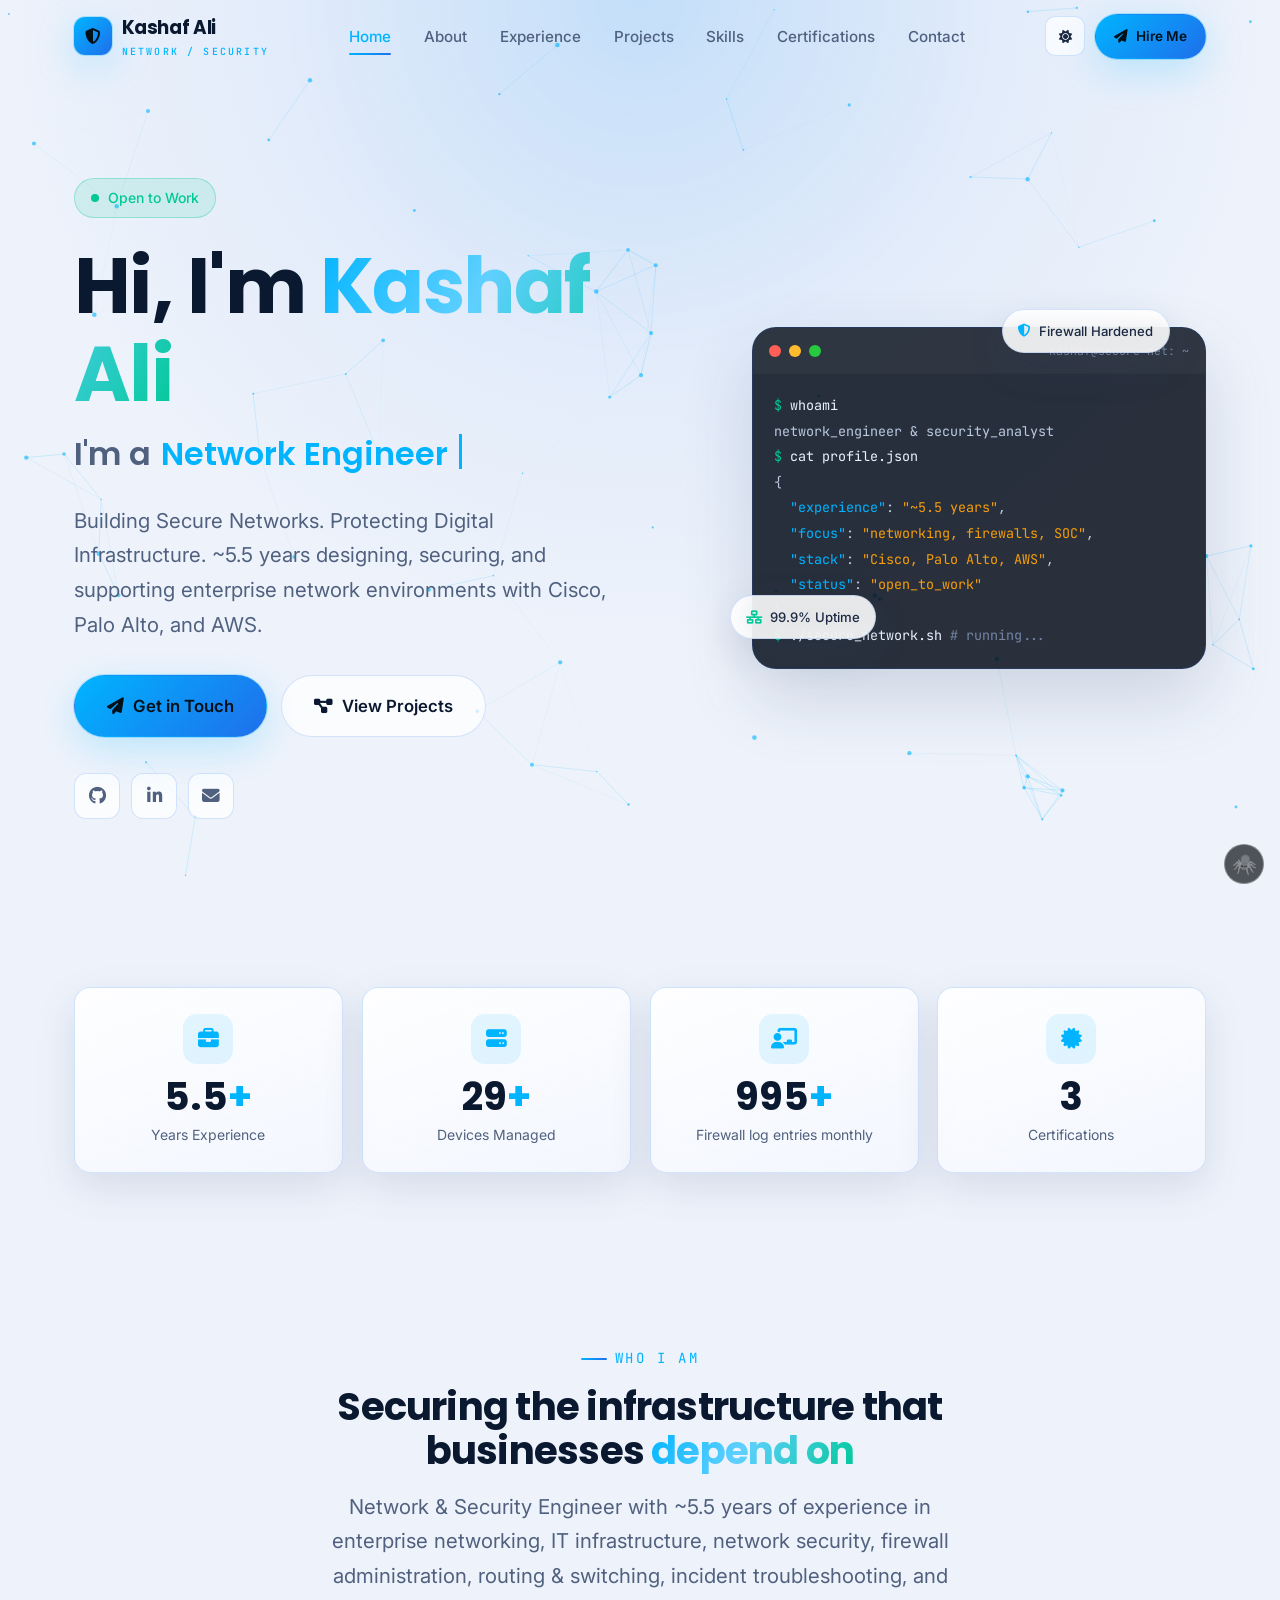
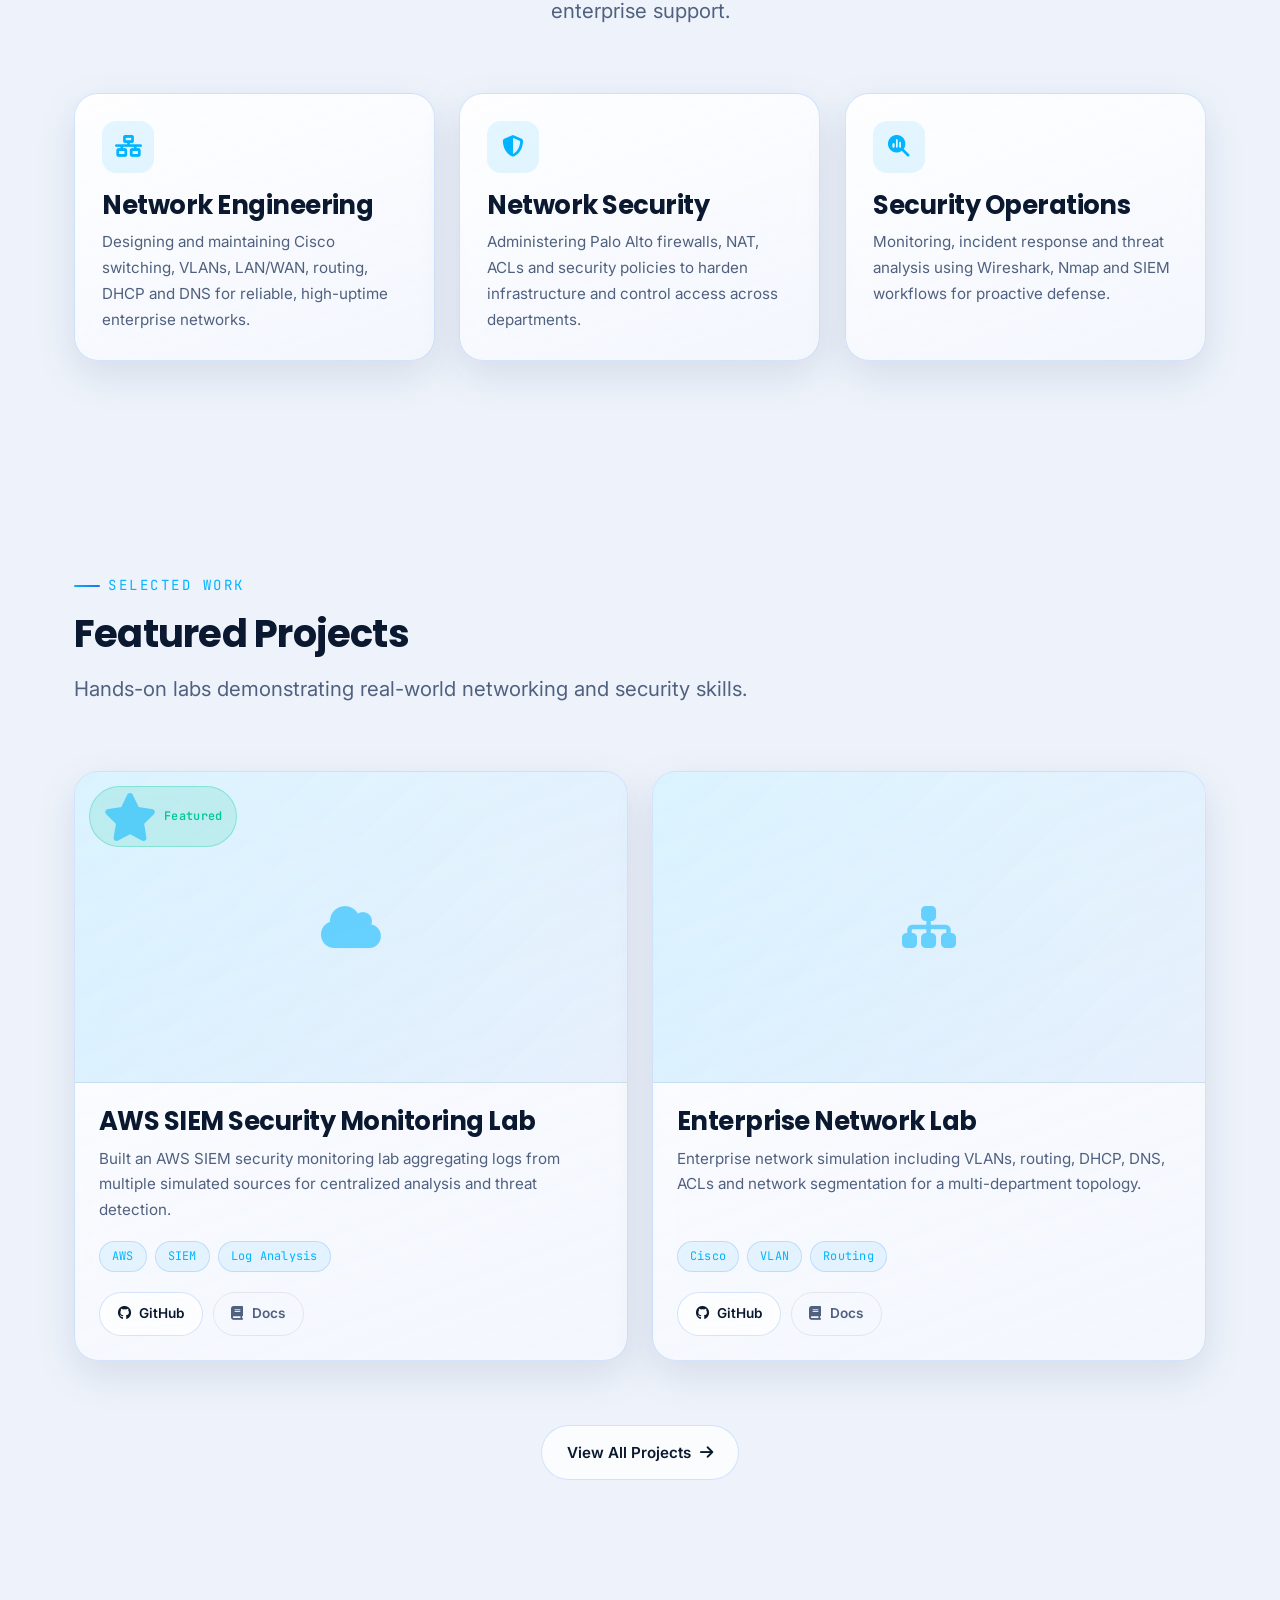
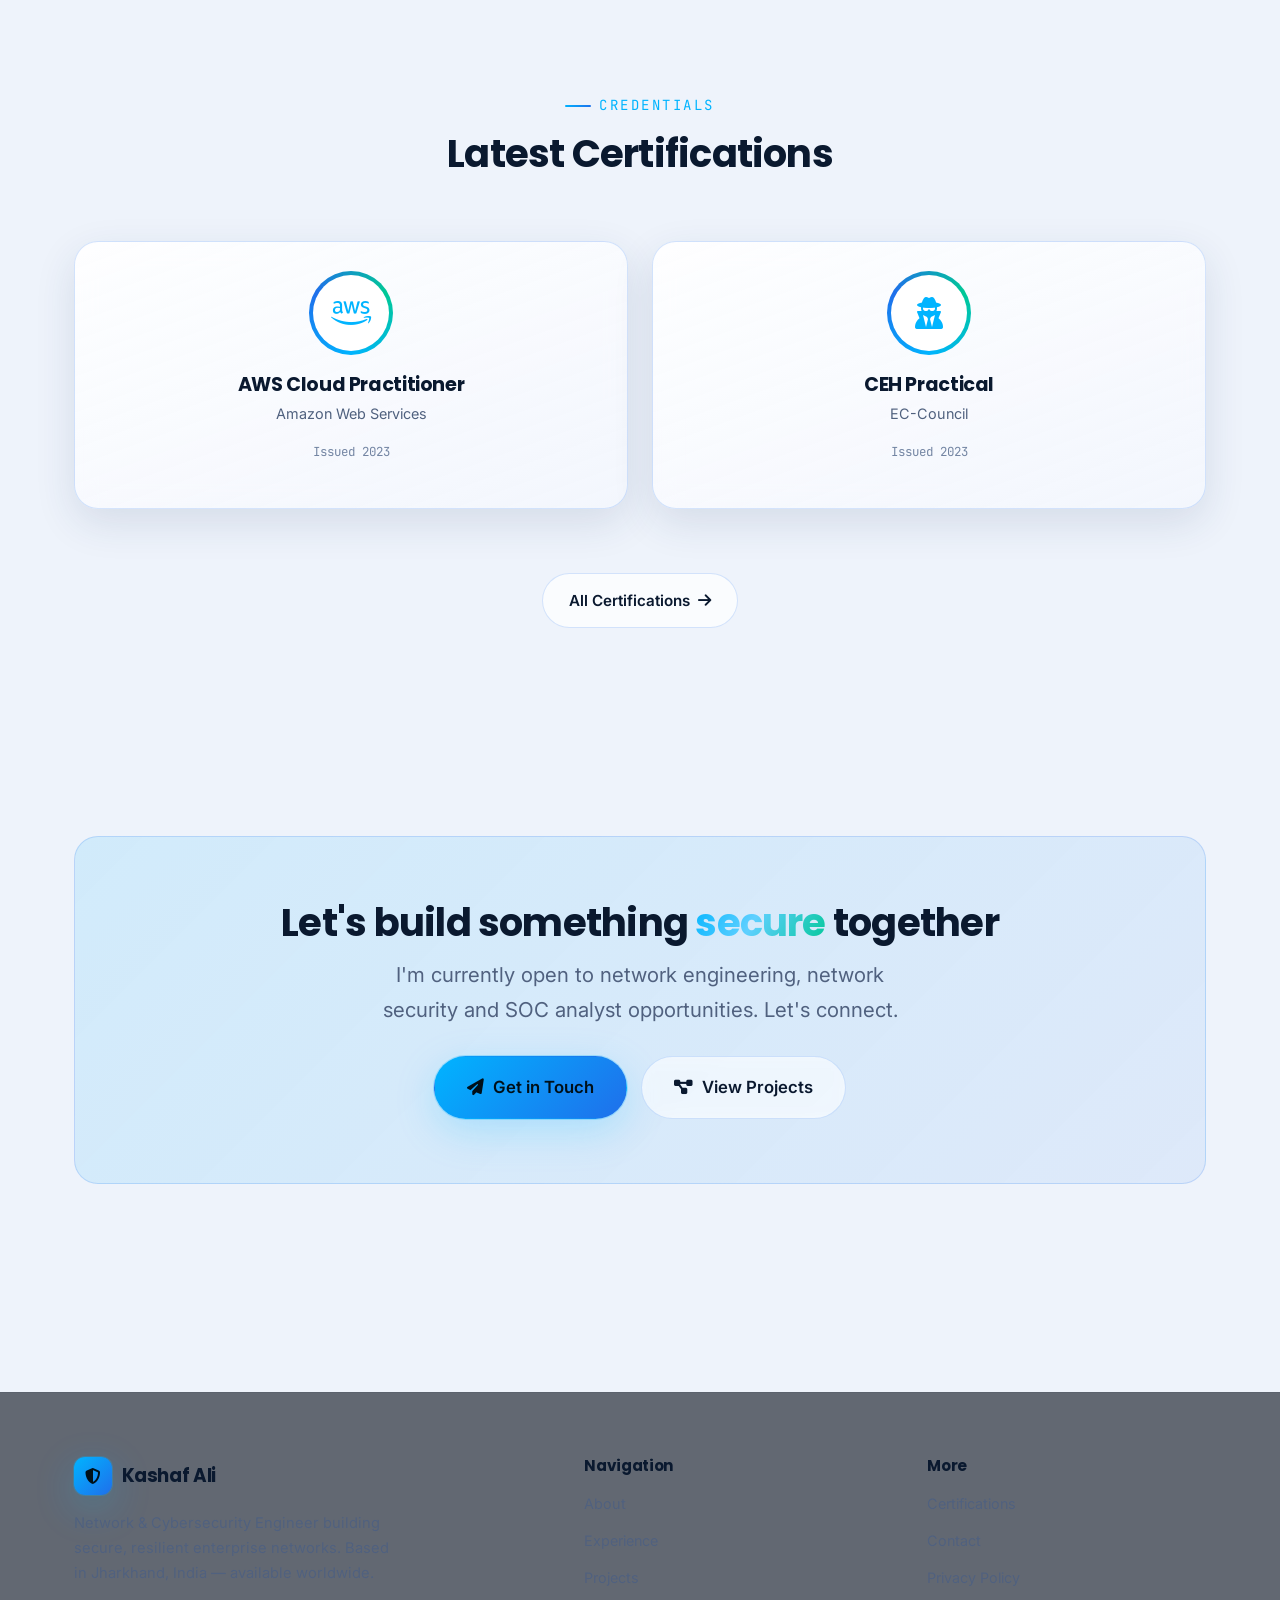
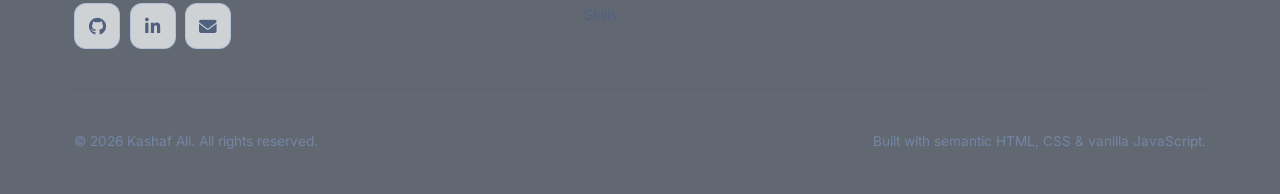
<file: index.html>
<!DOCTYPE html>
<html lang="en" dir="ltr">
<head>
	<meta charset="UTF-8" />
	<meta name="viewport" content="width=device-width, initial-scale=1.0" />

	<!-- Primary meta -->
	<title>Kashaf Ali | Network &amp; Cybersecurity Engineer</title>
	<meta name="description" content="Kashaf Ali — Network Engineer and Cybersecurity Professional with ~5.5 years in enterprise networking, firewall administration, routing &amp; switching, and security operations. Open to work." />
	<meta name="keywords" content="Kashaf Ali, Network Engineer, Network Security Engineer, Cisco, Palo Alto, Firewall, Routing and Switching, VLAN, AWS, Portfolio" />
	<meta name="author" content="Kashaf Ali" />
	<meta name="robots" content="index, follow" />
	<meta name="theme-color" content="#08111f" />
	<link rel="canonical" href="https://f0rtysev3n.github.io/portfolio/index.html" />

	<!-- Open Graph -->
	<meta property="og:type" content="website" />
	<meta property="og:title" content="Kashaf Ali | Network &amp; Cybersecurity Engineer" />
	<meta property="og:description" content="Network Security Engineer &amp; Cybersecurity Professional — Building Secure Networks. Protecting Digital Infrastructure." />
	<meta property="og:url" content="https://f0rtysev3n.github.io/portfolio/" />
	<meta property="og:image" content="https://f0rtysev3n.github.io/portfolio/assets/images/og-cover.png" />
	<meta property="og:site_name" content="Kashaf Ali Portfolio" />

	<!-- Twitter -->
	<meta name="twitter:card" content="summary_large_image" />
	<meta name="twitter:title" content="Kashaf Ali | Network &amp; Cybersecurity Engineer" />
	<meta name="twitter:description" content="Network Engineer &amp; Cybersecurity Professional — Building Secure Networks. Protecting Digital Infrastructure." />
	<meta name="twitter:image" content="https://f0rtysev3n.github.io/portfolio/assets/images/og-cover.png" />

	<!-- Favicon -->
	<link rel="icon" type="image/svg+xml" href="assets/icons/favicon.svg" />

	<!-- Fonts -->
	<link rel="preconnect" href="https://fonts.googleapis.com" />
	<link rel="preconnect" href="https://fonts.gstatic.com" crossorigin />
	<link href="https://fonts.googleapis.com/css2?family=Poppins:wght@400;500;600;700&family=Inter:wght@400;500;600;700&family=JetBrains+Mono:wght@400;500&display=swap" rel="stylesheet" />

	<!-- Font Awesome icons -->
	<link rel="stylesheet" href="https://cdnjs.cloudflare.com/ajax/libs/font-awesome/6.5.2/css/all.min.css" referrerpolicy="no-referrer" />

	<!-- Styles (variables first) -->
	<link rel="stylesheet" href="css/variables.css" />
	<link rel="stylesheet" href="css/style.css" />
	<link rel="stylesheet" href="css/animations.css" />
	<link rel="stylesheet" href="css/responsive.css" />

	<!-- Theme is applied early to avoid flash of incorrect theme -->
	<script src="js/theme.js"></script>

	<!-- Structured data -->
	<script type="application/ld+json">
	{
		"@context": "https://schema.org",
		"@type": "Person",
		"name": "Kashaf Ali",
		"jobTitle": "Network Engineer | Network Security | Cybersecurity Professional",
		"address": { "@type": "PostalAddress", "addressRegion": "Jharkhand", "addressCountry": "India" },
		"knowsAbout": ["Cisco", "Palo Alto Firewalls", "Routing and Switching", "Network Security", "AWS", "SOC"],
		"sameAs": ["https://github.com/f0rtysev3n", "https://www.linkedin.com/in/47Kashaf"]
	}
	</script>
</head>
<body>
	<a class="skip-link" href="#main">Skip to content</a>

	<!-- Loading animation -->
	<div class="loader" data-loader aria-hidden="true">
		<div class="loader__ring"></div>
		<span class="loader__brand">Kashaf Ali</span>
	</div>

	<!-- Background layers -->
	<canvas id="particles" aria-hidden="true"></canvas>
	<canvas id="cursor-trail" aria-hidden="true"></canvas>
	<div class="spotlight" data-spotlight aria-hidden="true"></div>

	<!-- Scroll progress -->
	<div class="scroll-progress" data-scroll-progress role="progressbar" aria-label="Page scroll progress"></div>

	<!-- ===================== NAV ===================== -->
	<header class="nav" data-nav>
		<div class="nav__inner">
			<a class="brand" href="index.html" aria-label="Kashaf Ali home">
				<span class="brand__mark"><i class="fa-solid fa-shield-halved"></i></span>
				<span>Kashaf Ali<small>NETWORK / SECURITY</small></span>
			</a>

			<nav class="nav__menu" data-nav-menu aria-label="Primary">
				<a class="nav__link" href="index.html">Home</a>
				<a class="nav__link" href="about.html">About</a>
				<a class="nav__link" href="experience.html">Experience</a>
				<a class="nav__link" href="projects.html">Projects</a>
				<a class="nav__link" href="skills.html">Skills</a>
				<a class="nav__link" href="certifications.html">Certifications</a>
				<a class="nav__link" href="contact.html">Contact</a>
			</nav>

			<div class="nav__actions">
				<button class="theme-toggle" data-theme-toggle type="button" aria-label="Toggle color theme">
					<i class="fa-solid fa-moon icon-moon" aria-hidden="true"></i>
					<i class="fa-solid fa-sun icon-sun" aria-hidden="true"></i>
				</button>
				<a class="btn btn--primary btn--sm" href="contact.html"><i class="fa-solid fa-paper-plane"></i> Hire Me</a>
				<button class="nav__toggle" data-nav-toggle type="button" aria-label="Open menu" aria-expanded="false" aria-controls="primary-menu">
					<span></span><span></span><span></span>
				</button>
			</div>
		</div>
	</header>

	<main id="main">
		<!-- ===================== HERO ===================== -->
		<section class="hero">
			<div class="container hero__grid">
				<div class="hero__content" data-reveal="right">
					<span class="status-pill"><span class="status-pill__dot"></span> Open to Work</span>
					<h1 class="hero__title">Hi, I'm <span class="gradient-text">Kashaf Ali</span></h1>
					<p class="hero__role">I'm a <span class="typed-text" data-words='["Network Engineer","Cybersecurity Professional","SOC Analyst","Network Security Engineer"]'>Network Engineer</span><span class="typed-cursor" aria-hidden="true"></span></p>
					<p class="hero__tagline">Building Secure Networks. Protecting Digital Infrastructure. ~5.5 years designing, securing, and supporting enterprise network environments with Cisco, Palo Alto, and AWS.</p>

					<div class="hero__cta">
						<a class="btn btn--primary btn--lg" href="contact.html"><i class="fa-solid fa-paper-plane"></i> Get in Touch</a>
						<a class="btn btn--secondary btn--lg" href="projects.html"><i class="fa-solid fa-diagram-project"></i> View Projects</a>
					</div>

					<div class="hero__socials">
						<a class="social-btn" href="https://github.com/f0rtysev3n" target="_blank" rel="noopener" aria-label="GitHub"><i class="fa-brands fa-github"></i></a>
						<a class="social-btn" href="https://www.linkedin.com/in/47Kashaf" target="_blank" rel="noopener" aria-label="LinkedIn"><i class="fa-brands fa-linkedin-in"></i></a>
						<a class="social-btn" href="mailto:K4shafali@gmail.com" aria-label="Email"><i class="fa-solid fa-envelope"></i></a>
					</div>
				</div>

				<div class="hero__visual" data-reveal="left" data-delay="2">
					<div class="terminal">
						<div class="terminal__bar">
							<span class="terminal__dot terminal__dot--r"></span>
							<span class="terminal__dot terminal__dot--y"></span>
							<span class="terminal__dot terminal__dot--g"></span>
							<span class="terminal__title">kashaf@secure-net: ~</span>
						</div>
						<div class="terminal__body">
							<span class="ln"><span class="t-prompt">$</span> <span class="t-cmd">whoami</span></span>
							<span class="ln">network_engineer &amp; security_analyst</span>
							<span class="ln"><span class="t-prompt">$</span> <span class="t-cmd">cat profile.json</span></span>
							<span class="ln">{</span>
							<span class="ln">  <span class="t-key">"experience"</span>: <span class="t-str">"~5.5 years"</span>,</span>
							<span class="ln">  <span class="t-key">"focus"</span>: <span class="t-str">"networking, firewalls, SOC"</span>,</span>
							<span class="ln">  <span class="t-key">"stack"</span>: <span class="t-str">"Cisco, Palo Alto, AWS"</span>,</span>
							<span class="ln">  <span class="t-key">"status"</span>: <span class="t-str">"open_to_work"</span></span>
							<span class="ln">}</span>
							<span class="ln"><span class="t-prompt">$</span> <span class="t-cmd">./secure_network.sh</span> <span class="t-com"># running...</span></span>
						</div>
					</div>
					<span class="hero__chip hero__chip--1"><i class="fa-solid fa-shield-halved"></i> Firewall Hardened</span>
					<span class="hero__chip hero__chip--2"><i class="fa-solid fa-network-wired"></i> 99.9% Uptime</span>
				</div>
			</div>
		</section>

		<!-- ===================== STATS ===================== -->
		<section class="section section--tight">
			<div class="container">
				<div class="stat-grid">
					<div class="stat-card glass" data-reveal data-delay="1">
						<div class="stat-card__icon"><i class="fa-solid fa-briefcase"></i></div>
						<div class="stat-card__value"><span data-counter data-target="5.5">0</span><span class="suffix">+</span></div>
						<div class="stat-card__label">Years Experience</div>
					</div>
					<div class="stat-card glass" data-reveal data-delay="2">
						<div class="stat-card__icon"><i class="fa-solid fa-server"></i></div>
						<div class="stat-card__value"><span data-counter data-target="30">0</span><span class="suffix">+</span></div>
						<div class="stat-card__label">Devices Managed</div>
					</div>
					<div class="stat-card glass" data-reveal data-delay="3">
						<div class="stat-card__icon"><i class="fa-solid fa-chalkboard-user"></i></div>
						<div class="stat-card__value"><span data-counter data-target="1000"></span><span class="suffix">+</span></div>
						<div class="stat-card__label">Firewall log entries monthly</div>
					</div>
					<div class="stat-card glass" data-reveal data-delay="4">
						<div class="stat-card__icon"><i class="fa-solid fa-certificate"></i></div>
						<div class="stat-card__value"><span data-counter data-target="4">0</span></div>
						<div class="stat-card__label">Certifications</div>
					</div>
				</div>
			</div>
		</section>

		<!-- ===================== INTRO ===================== -->
		<section class="section">
			<div class="container">
				<div class="section-head section-head--center" data-reveal>
					<span class="eyebrow">Who I Am</span>
					<h2 class="section-title">Securing the infrastructure that businesses <span class="gradient-text">depend on</span></h2>
					<p class="section-subtitle">Network &amp; Security Engineer with ~5.5 years of experience in enterprise networking, IT infrastructure, network security, firewall administration, routing &amp; switching, incident troubleshooting, and enterprise support.</p>
				</div>
				<div class="grid grid--3">
					<article class="feature-card glass" data-reveal data-delay="1">
						<div class="feature-card__icon"><i class="fa-solid fa-network-wired"></i></div>
						<h3 class="feature-card__title">Network Engineering</h3>
						<p class="feature-card__text">Designing and maintaining Cisco switching, VLANs, LAN/WAN, routing, DHCP and DNS for reliable, high-uptime enterprise networks.</p>
					</article>
					<article class="feature-card glass" data-reveal data-delay="2">
						<div class="feature-card__icon"><i class="fa-solid fa-shield-halved"></i></div>
						<h3 class="feature-card__title">Network Security</h3>
						<p class="feature-card__text">Administering Palo Alto firewalls, NAT, ACLs and security policies to harden infrastructure and control access across departments.</p>
					</article>
					<article class="feature-card glass" data-reveal data-delay="3">
						<div class="feature-card__icon"><i class="fa-solid fa-magnifying-glass-chart"></i></div>
						<h3 class="feature-card__title">Security Operations</h3>
						<p class="feature-card__text">Monitoring, incident response and threat analysis using Wireshark, Nmap and SIEM workflows for proactive defense.</p>
					</article>
				</div>
			</div>
		</section>

		<!-- ===================== FEATURED PROJECTS ===================== -->
		<section class="section">
			<div class="container">
				<div class="section-head" data-reveal>
					<span class="eyebrow">Selected Work</span>
					<h2 class="section-title">Featured Projects</h2>
					<p class="section-subtitle">Hands-on labs demonstrating real-world networking and security skills.</p>
				</div>
				<div class="grid grid--2">
					<article class="project-card glass" data-reveal data-delay="1">
						<div class="project-card__media">
							<i class="fa-solid fa-cloud"></i>
							<span class="badge badge--success badge-float"><i class="fa-solid fa-star"></i> Featured</span>
						</div>
						<div class="project-card__body">
							<h3 class="project-card__title">AWS SIEM Security Monitoring Lab</h3>
							<p class="project-card__desc">Built an AWS SIEM security monitoring lab aggregating logs from multiple simulated sources for centralized analysis and threat detection.</p>
							<div class="tag-row"><span class="tag">AWS</span><span class="tag">SIEM</span><span class="tag">Log Analysis</span></div>
							<div class="project-card__actions">
								<a class="btn btn--secondary btn--sm" href="https://github.com/f0rtysev3n" target="_blank" rel="noopener"><i class="fa-brands fa-github"></i> GitHub</a>
								<a class="btn btn--ghost btn--sm" href="projects.html"><i class="fa-solid fa-book"></i> Docs</a>
							</div>
						</div>
					</article>
					<article class="project-card glass" data-reveal data-delay="2">
						<div class="project-card__media"><i class="fa-solid fa-sitemap"></i></div>
						<div class="project-card__body">
							<h3 class="project-card__title">Enterprise Network Lab</h3>
							<p class="project-card__desc">Enterprise network simulation including VLANs, routing, DHCP, DNS, ACLs and network segmentation for a multi-department topology.</p>
							<div class="tag-row"><span class="tag">Cisco</span><span class="tag">VLAN</span><span class="tag">Routing</span></div>
							<div class="project-card__actions">
								<a class="btn btn--secondary btn--sm" href="https://github.com/f0rtysev3n" target="_blank" rel="noopener"><i class="fa-brands fa-github"></i> GitHub</a>
								<a class="btn btn--ghost btn--sm" href="projects.html"><i class="fa-solid fa-book"></i> Docs</a>
							</div>
						</div>
					</article>
				</div>
				<div class="center-actions mt-xl" data-reveal>
					<a class="btn btn--secondary" href="projects.html">View All Projects <i class="fa-solid fa-arrow-right"></i></a>
				</div>
			</div>
		</section>

		<!-- ===================== LATEST CERTIFICATIONS ===================== -->
		<section class="section">
			<div class="container">
				<div class="section-head section-head--center" data-reveal>
					<span class="eyebrow">Credentials</span>
					<h2 class="section-title">Latest Certifications</h2>
				</div>
				<div class="grid grid--2">
					<article class="cert-card glass" data-reveal data-delay="1">
						<div class="cert-card__badge"><i class="fa-brands fa-aws"></i></div>
						<h3 class="cert-card__title">AWS Cloud Practitioner</h3>
						<p class="cert-card__issuer">Amazon Web Services</p>
						<span class="cert-card__date">Issued 2023</span>
					</article>
					<article class="cert-card glass" data-reveal data-delay="2">
						<div class="cert-card__badge"><i class="fa-solid fa-user-secret"></i></div>
						<h3 class="cert-card__title">CEH Practical</h3>
						<p class="cert-card__issuer">EC-Council</p>
						<span class="cert-card__date">Issued 2023</span>
					</article>
				</div>
				<div class="center-actions mt-xl" data-reveal>
					<a class="btn btn--secondary" href="certifications.html">All Certifications <i class="fa-solid fa-arrow-right"></i></a>
				</div>
			</div>
		</section>

		<!-- ===================== CONTACT PREVIEW ===================== -->
		<section class="section">
			<div class="container">
				<div class="cta-band" data-reveal>
					<h2>Let's build something <span class="gradient-text">secure</span> together</h2>
					<p>I'm currently open to network engineering, network security and SOC analyst opportunities. Let's connect.</p>
					<div class="cta-band__actions">
						<a class="btn btn--primary btn--lg" href="contact.html"><i class="fa-solid fa-paper-plane"></i> Get in Touch</a>
						<a class="btn btn--secondary btn--lg" href="projects.html"><i class="fa-solid fa-diagram-project"></i> View Projects</a>
					</div>
				</div>
			</div>
		</section>
	</main>

	<!-- ===================== FOOTER ===================== -->
	<footer class="footer">
		<div class="container">
			<div class="footer__grid">
				<div class="footer__brand">
					<a class="brand" href="index.html">
						<span class="brand__mark"><i class="fa-solid fa-shield-halved"></i></span>
						<span>Kashaf Ali</span>
					</a>
					<p>Network &amp; Cybersecurity Engineer building secure, resilient enterprise networks. Based in Jharkhand, India — available worldwide.</p>
					<div class="footer__socials">
						<a class="social-btn" href="https://github.com/f0rtysev3n" target="_blank" rel="noopener" aria-label="GitHub"><i class="fa-brands fa-github"></i></a>
						<a class="social-btn" href="https://www.linkedin.com/in/47Kashaf" target="_blank" rel="noopener" aria-label="LinkedIn"><i class="fa-brands fa-linkedin-in"></i></a>
						<a class="social-btn" href="mailto:K4shafali@gmail.com" aria-label="Email"><i class="fa-solid fa-envelope"></i></a>
					</div>
				</div>
				<div class="footer__col">
					<h4>Navigation</h4>
					<ul>
						<li><a href="about.html">About</a></li>
						<li><a href="experience.html">Experience</a></li>
						<li><a href="projects.html">Projects</a></li>
						<li><a href="skills.html">Skills</a></li>
					</ul>
				</div>
				<div class="footer__col">
					<h4>More</h4>
					<ul>
						<li><a href="certifications.html">Certifications</a></li>
						<li><a href="contact.html">Contact</a></li>
						<li><a href="privacy.html">Privacy Policy</a></li>
						
					</ul>
				</div>
			</div>
			<div class="footer__bottom">
				<span>&copy; <span data-year>2025</span> Kashaf Ali. All rights reserved.</span>
				<span>Built with semantic HTML, CSS &amp; vanilla JavaScript.</span>
			</div>
		</div>
	</footer>

	<!-- Scripts (deferred for performance) -->
	<script src="js/particles.js" defer></script>
	<script src="js/cursor-trail.js" defer></script>
	<script src="js/typing.js" defer></script>
	<script src="js/counter.js" defer></script>
	<script src="js/scroll.js" defer></script>
	<script src="js/script.js" defer></script>
</body>
</html>
</file>
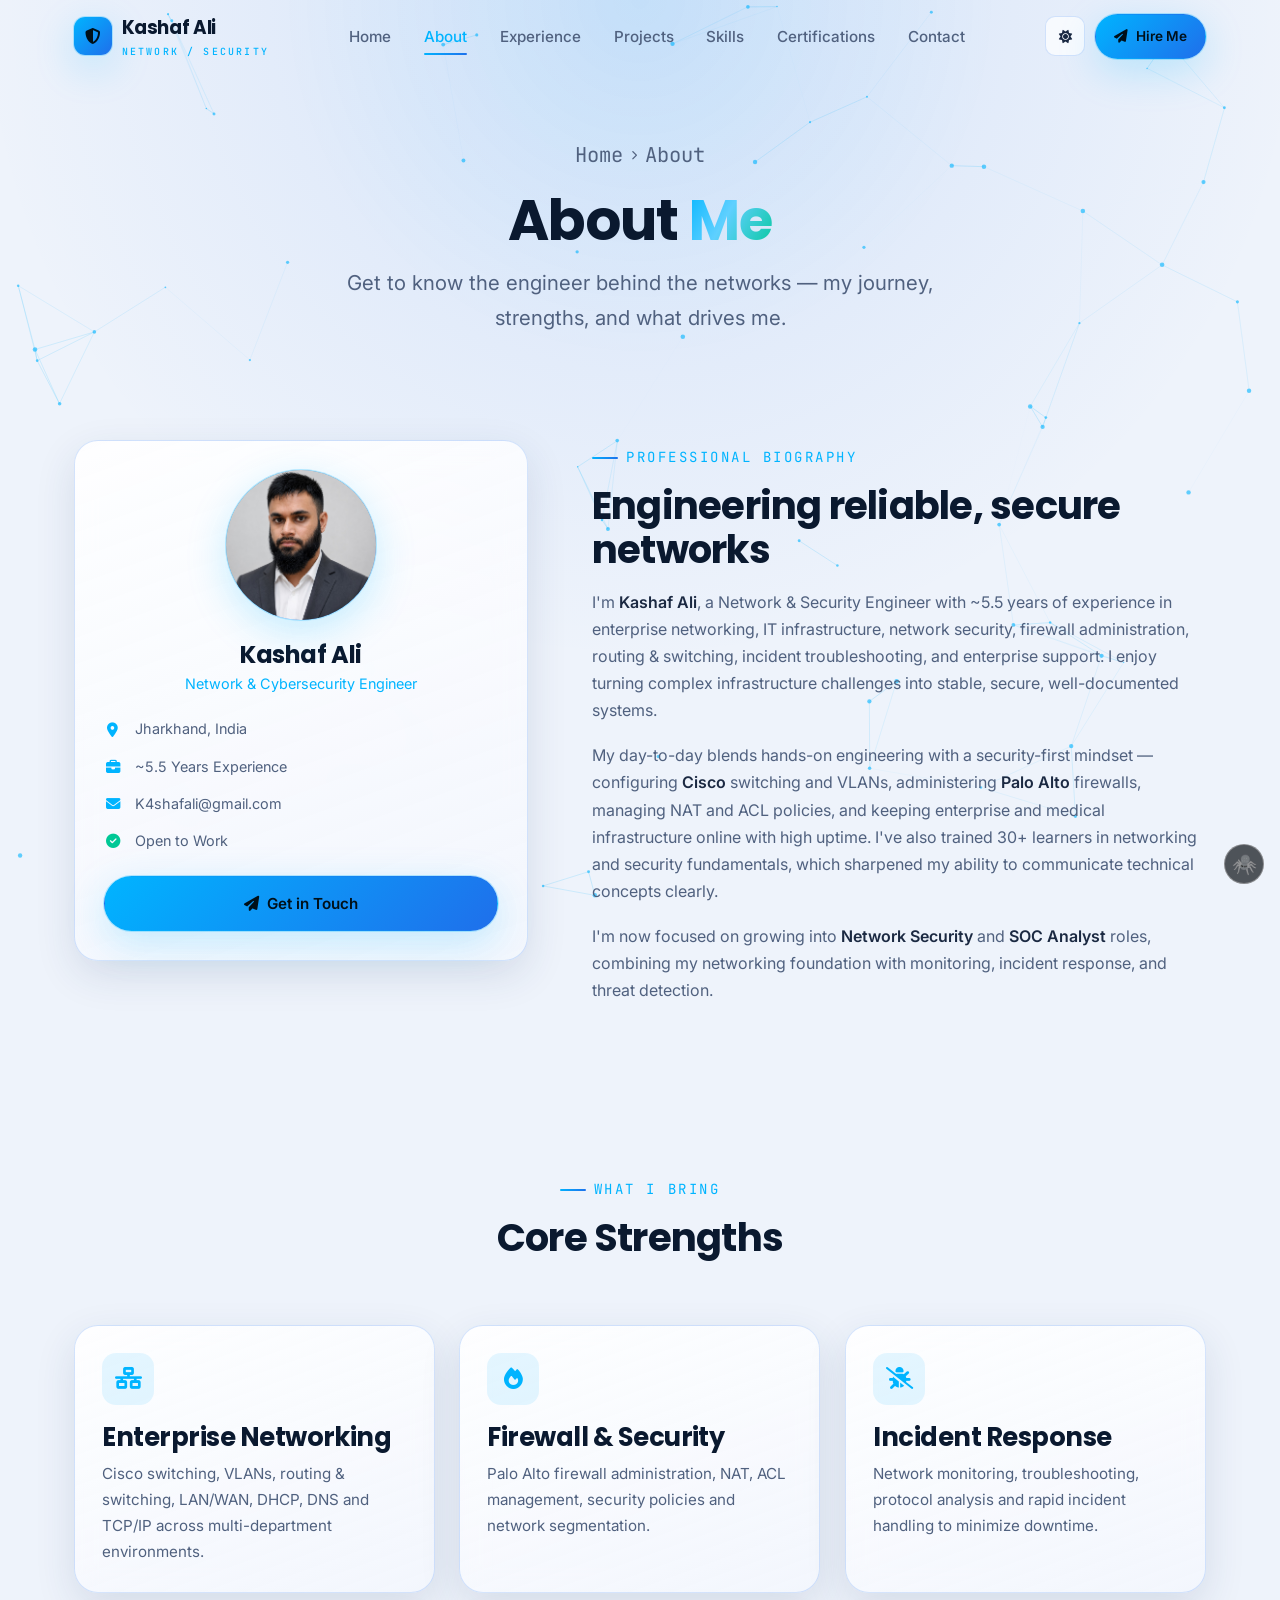
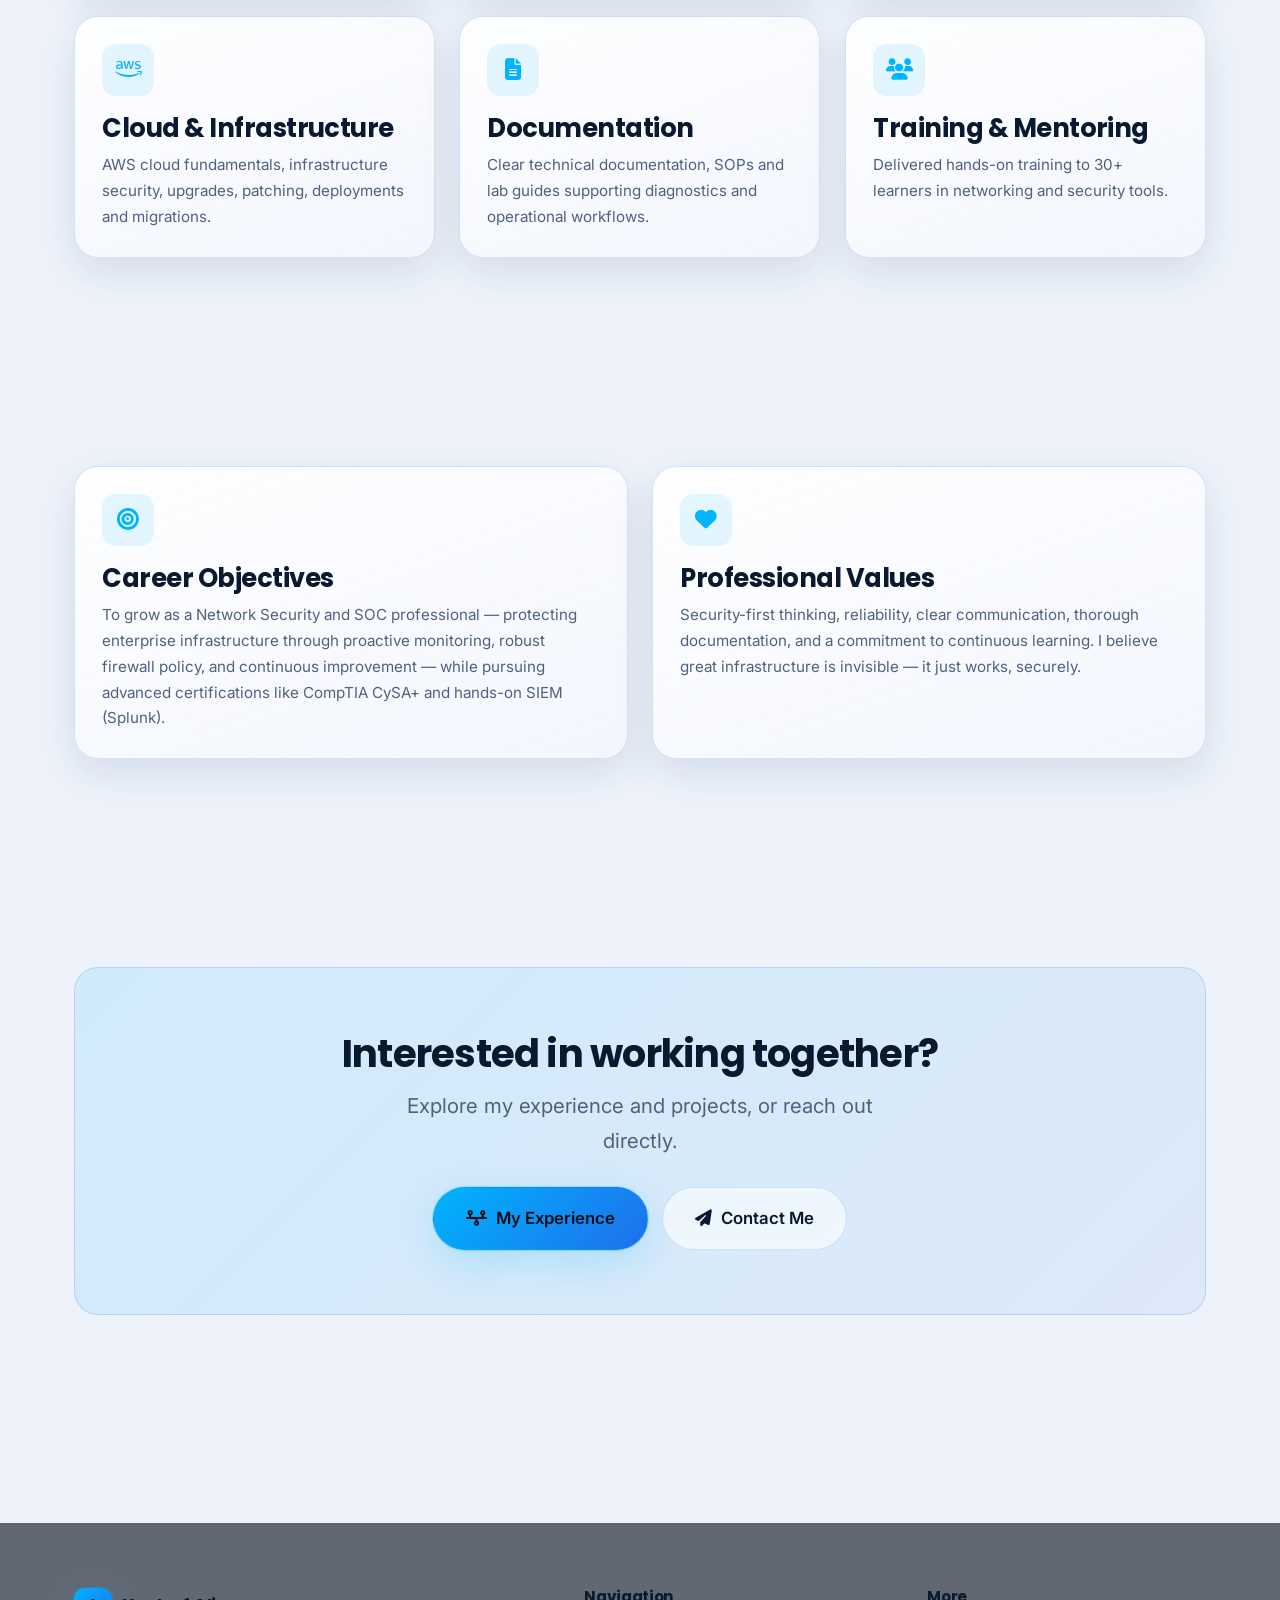
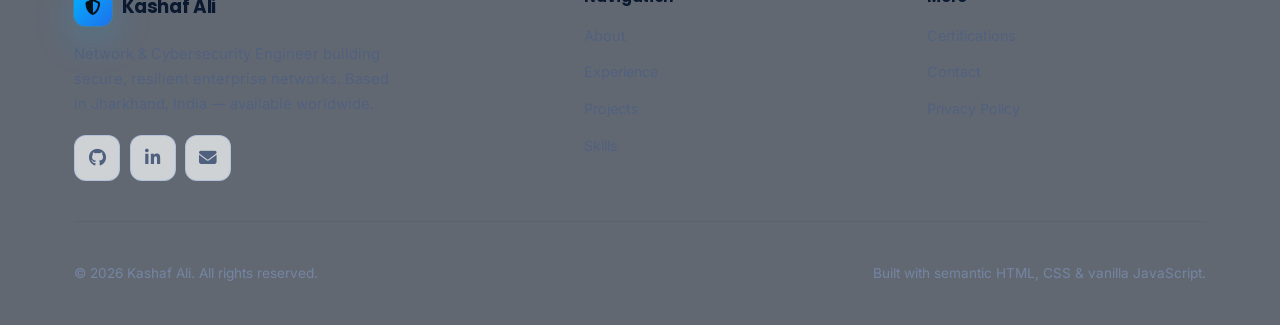
<file: about.html>
<!DOCTYPE html>
<html lang="en" dir="ltr">
<head>
	<meta charset="UTF-8" />
	<meta name="viewport" content="width=device-width, initial-scale=1.0" />
	<title>About | Kashaf Ali — Network &amp; Cybersecurity Engineer</title>
	<meta name="description" content="Learn about Kashaf Ali — a Network &amp; Cybersecurity Engineer with ~5.5 years securing enterprise infrastructure. Career journey, core strengths, objectives and values." />
	<meta name="keywords" content="Kashaf Ali, About, Network Engineer, Cybersecurity, career, biography" />
	<meta name="author" content="Kashaf Ali" />
	<meta name="robots" content="index, follow" />
	<meta name="theme-color" content="#08111f" />
	<link rel="canonical" href="https://f0rtysev3n.github.io/portfolio/about.html" />
	<meta property="og:type" content="profile" />
	<meta property="og:title" content="About | Kashaf Ali" />
	<meta property="og:description" content="Network &amp; Cybersecurity Engineer — career journey, strengths and values." />
	<meta property="og:url" content="https://f0rtysev3n.github.io/portfolio/about.html" />
	<meta property="og:image" content="https://f0rtysev3n.github.io/portfolio/assets/images/og-cover.png" />
	<meta name="twitter:card" content="summary_large_image" />
	<link rel="icon" type="image/svg+xml" href="assets/icons/favicon.svg" />
	<link rel="preconnect" href="https://fonts.googleapis.com" />
	<link rel="preconnect" href="https://fonts.gstatic.com" crossorigin />
	<link href="https://fonts.googleapis.com/css2?family=Poppins:wght@400;500;600;700&family=Inter:wght@400;500;600;700&family=JetBrains+Mono:wght@400;500&display=swap" rel="stylesheet" />
	<link rel="stylesheet" href="https://cdnjs.cloudflare.com/ajax/libs/font-awesome/6.5.2/css/all.min.css" referrerpolicy="no-referrer" />
	<link rel="stylesheet" href="css/variables.css" />
	<link rel="stylesheet" href="css/style.css" />
	<link rel="stylesheet" href="css/animations.css" />
	<link rel="stylesheet" href="css/responsive.css" />
	<script src="js/theme.js"></script>
</head>
<body>
	<a class="skip-link" href="#main">Skip to content</a>
	<div class="loader" data-loader aria-hidden="true"><div class="loader__ring"></div><span class="loader__brand">Kashaf Ali</span></div>
	<canvas id="particles" aria-hidden="true"></canvas>
	<canvas id="cursor-trail" aria-hidden="true"></canvas>
	<div class="spotlight" data-spotlight aria-hidden="true"></div>
	<div class="scroll-progress" data-scroll-progress role="progressbar" aria-label="Page scroll progress"></div>

	<header class="nav" data-nav>
		<div class="nav__inner">
			<a class="brand" href="index.html" aria-label="Kashaf Ali home"><span class="brand__mark"><i class="fa-solid fa-shield-halved"></i></span><span>Kashaf Ali<small>NETWORK / SECURITY</small></span></a>
			<nav class="nav__menu" data-nav-menu aria-label="Primary">
				<a class="nav__link" href="index.html">Home</a>
				<a class="nav__link" href="about.html">About</a>
				<a class="nav__link" href="experience.html">Experience</a>
				<a class="nav__link" href="projects.html">Projects</a>
				<a class="nav__link" href="skills.html">Skills</a>
				<a class="nav__link" href="certifications.html">Certifications</a>
				<a class="nav__link" href="contact.html">Contact</a>
			</nav>
			<div class="nav__actions">
				<button class="theme-toggle" data-theme-toggle type="button" aria-label="Toggle color theme"><i class="fa-solid fa-moon icon-moon" aria-hidden="true"></i><i class="fa-solid fa-sun icon-sun" aria-hidden="true"></i></button>
				<a class="btn btn--primary btn--sm" href="contact.html"><i class="fa-solid fa-paper-plane"></i> Hire Me</a>
				<button class="nav__toggle" data-nav-toggle type="button" aria-label="Open menu" aria-expanded="false"><span></span><span></span><span></span></button>
			</div>
		</div>
	</header>

	<main id="main">
		<section class="page-hero">
			<div class="container" data-reveal>
				<p class="breadcrumb"><a href="index.html">Home</a> <i class="fa-solid fa-chevron-right"></i> About</p>
				<h1>About <span class="gradient-text">Me</span></h1>
				<p>Get to know the engineer behind the networks — my journey, strengths, and what drives me.</p>
			</div>
		</section>

		<section class="section section--tight">
			<div class="container">
				<div class="about-grid">
					<aside class="profile-card glass" data-reveal="right">
						<div class="profile-card__avatar"><img class="profile-card__photo" src="assets/images/profile.jpg" alt="Kashaf Ali" onerror="this.remove()" /><span class="profile-card__initials">KA</span></div>
						<h2 class="profile-card__name">Kashaf Ali</h2>
						<p class="profile-card__role">Network &amp; Cybersecurity Engineer</p>
						<ul class="profile-meta">
							<li><i class="fa-solid fa-location-dot"></i> Jharkhand, India</li>
							<li><i class="fa-solid fa-briefcase"></i> ~5.5 Years Experience</li>
							<li><i class="fa-solid fa-envelope"></i> K4shafali@gmail.com</li>
							<li><i class="fa-solid fa-circle-check" style="color:var(--color-success)"></i> Open to Work</li>
						</ul>
						<a class="btn btn--primary btn--block" href="contact.html"><i class="fa-solid fa-paper-plane"></i> Get in Touch</a>
					</aside>

					<div class="prose" data-reveal="left">
						<span class="eyebrow">Professional Biography</span>
						<h2 class="section-title">Engineering reliable, secure networks</h2>
						<p>I'm <strong>Kashaf Ali</strong>, a Network &amp; Security Engineer with ~5.5 years of experience in enterprise networking, IT infrastructure, network security, firewall administration, routing &amp; switching, incident troubleshooting, and enterprise support. I enjoy turning complex infrastructure challenges into stable, secure, well-documented systems.</p>
						<p>My day-to-day blends hands-on engineering with a security-first mindset — configuring <strong>Cisco</strong> switching and VLANs, administering <strong>Palo Alto</strong> firewalls, managing NAT and ACL policies, and keeping enterprise and medical infrastructure online with high uptime. I've also trained 30+ learners in networking and security fundamentals, which sharpened my ability to communicate technical concepts clearly.</p>
						<p>I'm now focused on growing into <strong>Network Security</strong> and <strong>SOC Analyst</strong> roles, combining my networking foundation with monitoring, incident response, and threat detection.</p>
					</div>
				</div>
			</div>
		</section>

		<section class="section">
			<div class="container">
				<div class="section-head section-head--center" data-reveal>
					<span class="eyebrow">What I Bring</span>
					<h2 class="section-title">Core Strengths</h2>
				</div>
				<div class="grid grid--3">
					<article class="feature-card glass" data-reveal data-delay="1"><div class="feature-card__icon"><i class="fa-solid fa-network-wired"></i></div><h3 class="feature-card__title">Enterprise Networking</h3><p class="feature-card__text">Cisco switching, VLANs, routing &amp; switching, LAN/WAN, DHCP, DNS and TCP/IP across multi-department environments.</p></article>
					<article class="feature-card glass" data-reveal data-delay="2"><div class="feature-card__icon"><i class="fa-solid fa-fire"></i></div><h3 class="feature-card__title">Firewall &amp; Security</h3><p class="feature-card__text">Palo Alto firewall administration, NAT, ACL management, security policies and network segmentation.</p></article>
					<article class="feature-card glass" data-reveal data-delay="3"><div class="feature-card__icon"><i class="fa-solid fa-bug-slash"></i></div><h3 class="feature-card__title">Incident Response</h3><p class="feature-card__text">Network monitoring, troubleshooting, protocol analysis and rapid incident handling to minimize downtime.</p></article>
					<article class="feature-card glass" data-reveal data-delay="1"><div class="feature-card__icon"><i class="fa-brands fa-aws"></i></div><h3 class="feature-card__title">Cloud &amp; Infrastructure</h3><p class="feature-card__text">AWS cloud fundamentals, infrastructure security, upgrades, patching, deployments and migrations.</p></article>
					<article class="feature-card glass" data-reveal data-delay="2"><div class="feature-card__icon"><i class="fa-solid fa-file-lines"></i></div><h3 class="feature-card__title">Documentation</h3><p class="feature-card__text">Clear technical documentation, SOPs and lab guides supporting diagnostics and operational workflows.</p></article>
					<article class="feature-card glass" data-reveal data-delay="3"><div class="feature-card__icon"><i class="fa-solid fa-users"></i></div><h3 class="feature-card__title">Training &amp; Mentoring</h3><p class="feature-card__text">Delivered hands-on training to 30+ learners in networking and security tools.</p></article>
				</div>
			</div>
		</section>

		<section class="section">
			<div class="container">
				<div class="grid grid--2">
					<div class="feature-card glass" data-reveal="right">
						<div class="feature-card__icon"><i class="fa-solid fa-bullseye"></i></div>
						<h3 class="feature-card__title">Career Objectives</h3>
						<p class="feature-card__text">To grow as a Network Security and SOC professional — protecting enterprise infrastructure through proactive monitoring, robust firewall policy, and continuous improvement — while pursuing advanced certifications like CompTIA CySA+ and hands-on SIEM (Splunk).</p>
					</div>
					<div class="feature-card glass" data-reveal="left">
						<div class="feature-card__icon"><i class="fa-solid fa-heart"></i></div>
						<h3 class="feature-card__title">Professional Values</h3>
						<p class="feature-card__text">Security-first thinking, reliability, clear communication, thorough documentation, and a commitment to continuous learning. I believe great infrastructure is invisible — it just works, securely.</p>
					</div>
				</div>
			</div>
		</section>

		<section class="section">
			<div class="container">
				<div class="cta-band" data-reveal>
					<h2>Interested in working together?</h2>
					<p>Explore my experience and projects, or reach out directly.</p>
					<div class="cta-band__actions">
						<a class="btn btn--primary btn--lg" href="experience.html"><i class="fa-solid fa-timeline"></i> My Experience</a>
						<a class="btn btn--secondary btn--lg" href="contact.html"><i class="fa-solid fa-paper-plane"></i> Contact Me</a>
					</div>
				</div>
			</div>
		</section>
	</main>

	<footer class="footer">
		<div class="container">
			<div class="footer__grid">
				<div class="footer__brand">
					<a class="brand" href="index.html"><span class="brand__mark"><i class="fa-solid fa-shield-halved"></i></span><span>Kashaf Ali</span></a>
					<p>Network &amp; Cybersecurity Engineer building secure, resilient enterprise networks. Based in Jharkhand, India — available worldwide.</p>
					<div class="footer__socials">
						<a class="social-btn" href="https://github.com/f0rtysev3n" target="_blank" rel="noopener" aria-label="GitHub"><i class="fa-brands fa-github"></i></a>
						<a class="social-btn" href="https://www.linkedin.com/in/47Kashaf" target="_blank" rel="noopener" aria-label="LinkedIn"><i class="fa-brands fa-linkedin-in"></i></a>
						<a class="social-btn" href="mailto:K4shafali@gmail.com" aria-label="Email"><i class="fa-solid fa-envelope"></i></a>
					</div>
				</div>
				<div class="footer__col"><h4>Navigation</h4><ul><li><a href="about.html">About</a></li><li><a href="experience.html">Experience</a></li><li><a href="projects.html">Projects</a></li><li><a href="skills.html">Skills</a></li></ul></div>
				<div class="footer__col"><h4>More</h4><ul><li><a href="certifications.html">Certifications</a></li><li><a href="contact.html">Contact</a></li><li><a href="privacy.html">Privacy Policy</a></li></ul></div>
			</div>
			<div class="footer__bottom"><span>&copy; <span data-year>2025</span> Kashaf Ali. All rights reserved.</span><span>Built with semantic HTML, CSS &amp; vanilla JavaScript.</span></div>
		</div>
	</footer>

	<script src="js/particles.js" defer></script>
	<script src="js/cursor-trail.js" defer></script>
	<script src="js/counter.js" defer></script>
	<script src="js/scroll.js" defer></script>
	<script src="js/script.js" defer></script>
</body>
</html>
</file>
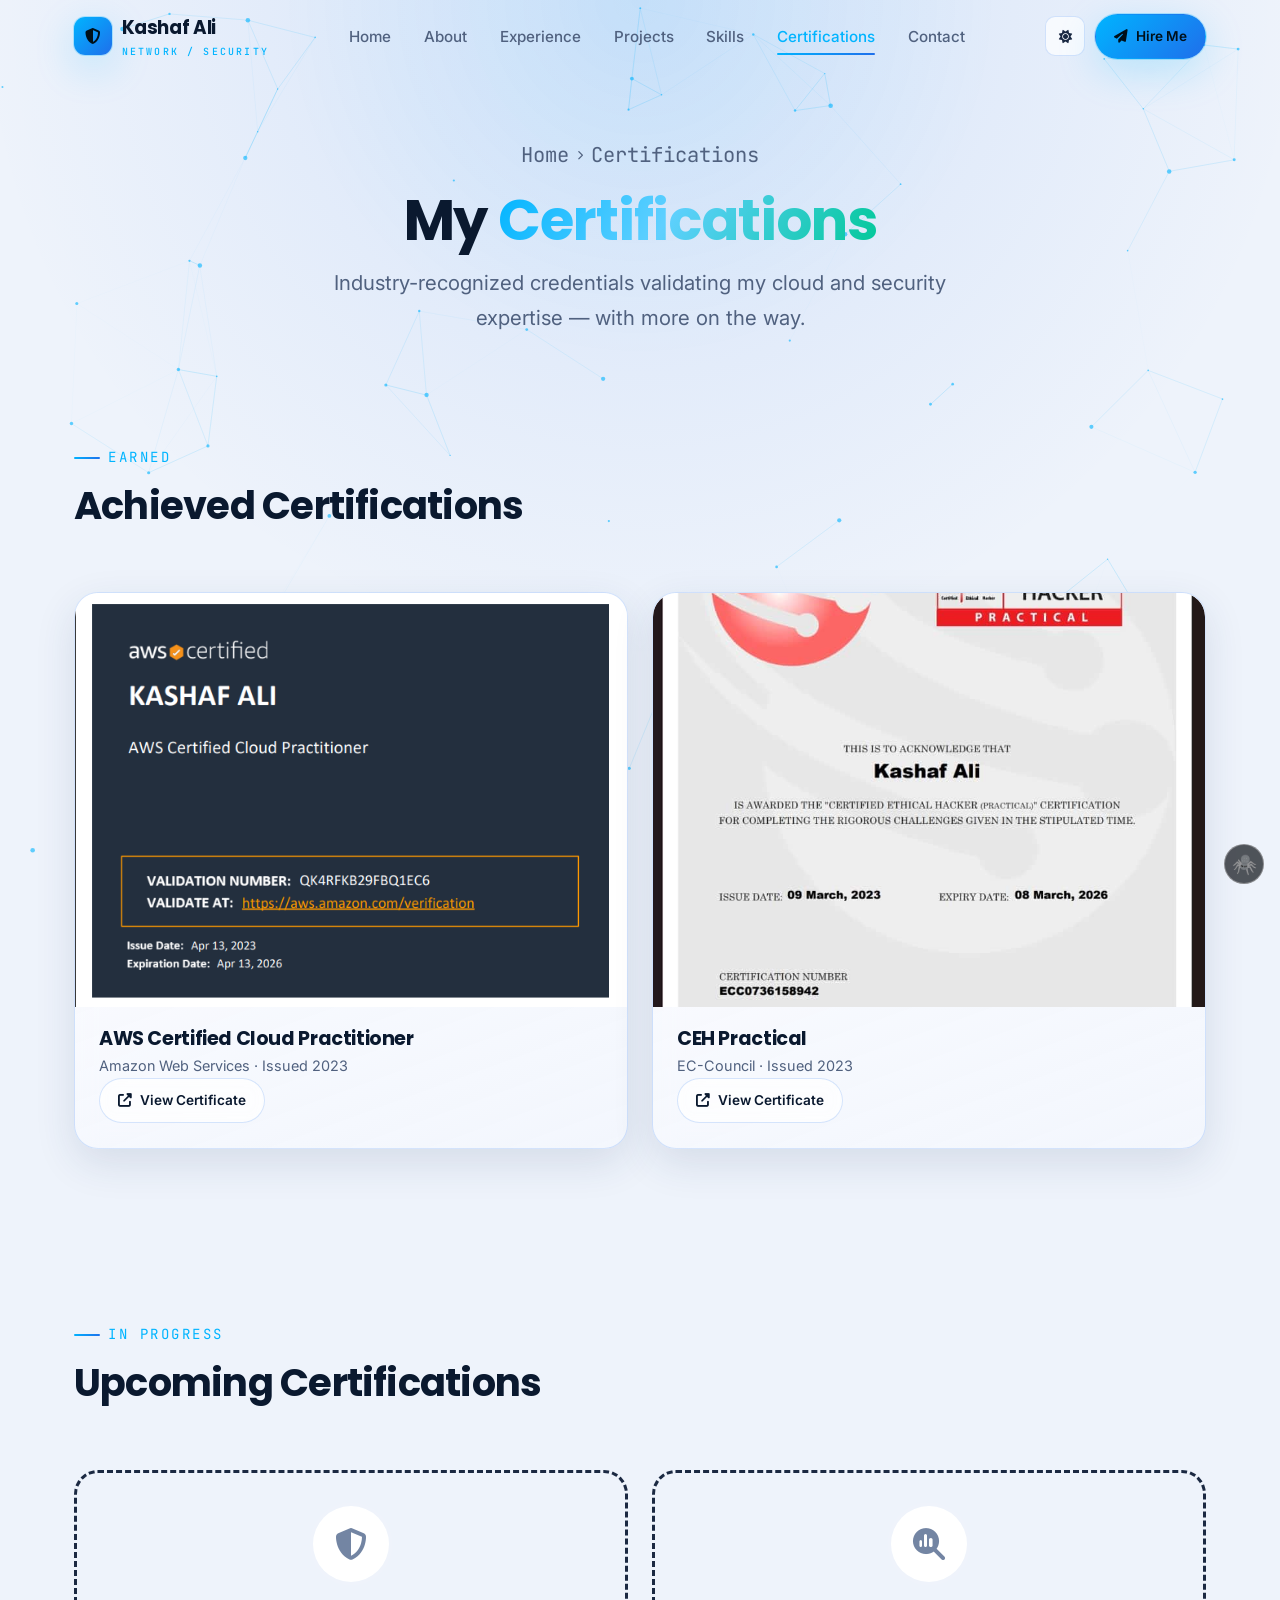
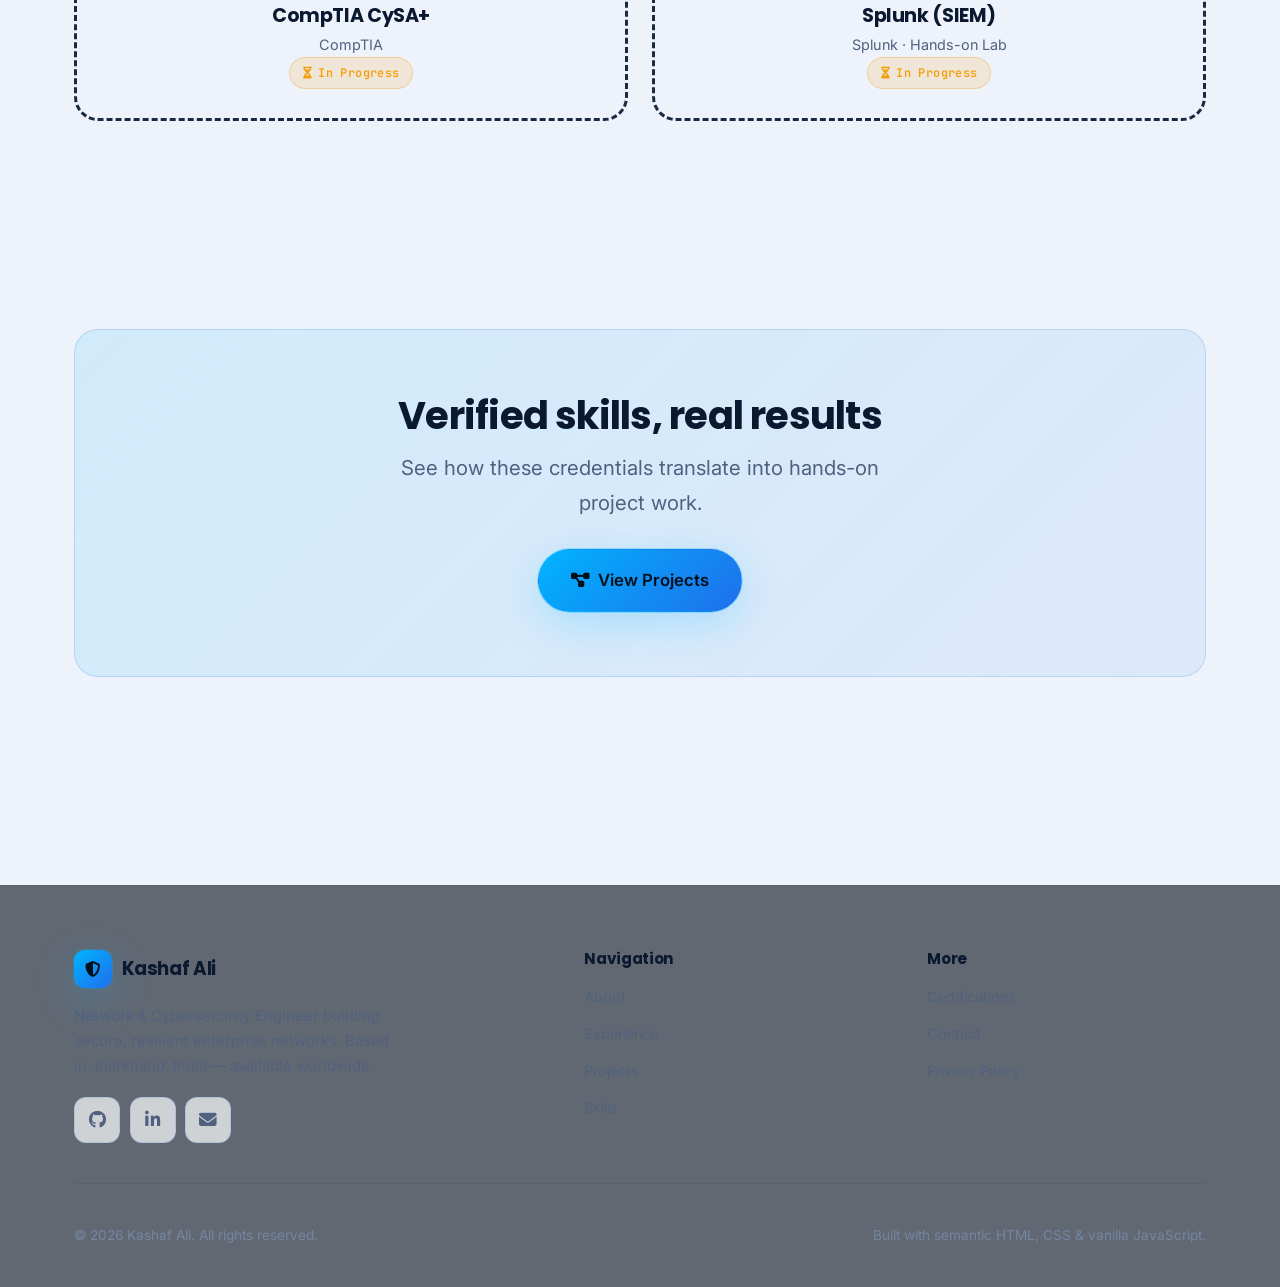
<file: certifications.html>
<!DOCTYPE html>
<html lang="en" dir="ltr">
<head>
	<meta charset="UTF-8" />
	<meta name="viewport" content="width=device-width, initial-scale=1.0" />
	<title>Certifications | Kashaf Ali — Network &amp; Cybersecurity Engineer</title>
	<meta name="description" content="Professional certifications held by Kashaf Ali — AWS Cloud Practitioner and CEH Practical, with CompTIA CySA+ and Splunk in progress." />
	<meta name="keywords" content="Kashaf Ali, Certifications, AWS Cloud Practitioner, CEH Practical, CCNA, CompTIA Security Plus" />
	<meta name="author" content="Kashaf Ali" />
	<meta name="robots" content="index, follow" />
	<meta name="theme-color" content="#08111f" />
	<link rel="canonical" href="https://f0rtysev3n.github.io/portfolio/certifications.html" />
	<meta property="og:type" content="website" />
	<meta property="og:title" content="Certifications | Kashaf Ali" />
	<meta property="og:description" content="AWS Cloud Practitioner, CEH Practical and more." />
	<meta property="og:url" content="https://f0rtysev3n.github.io/portfolio/certifications.html" />
	<meta property="og:image" content="https://f0rtysev3n.github.io/portfolio/assets/images/og-cover.png" />
	<meta name="twitter:card" content="summary_large_image" />
	<link rel="icon" type="image/svg+xml" href="assets/icons/favicon.svg" />
	<link rel="preconnect" href="https://fonts.googleapis.com" />
	<link rel="preconnect" href="https://fonts.gstatic.com" crossorigin />
	<link href="https://fonts.googleapis.com/css2?family=Poppins:wght@400;500;600;700&family=Inter:wght@400;500;600;700&family=JetBrains+Mono:wght@400;500&display=swap" rel="stylesheet" />
	<link rel="stylesheet" href="https://cdnjs.cloudflare.com/ajax/libs/font-awesome/6.5.2/css/all.min.css" referrerpolicy="no-referrer" />
	<link rel="stylesheet" href="css/variables.css" />
	<link rel="stylesheet" href="css/style.css" />
	<link rel="stylesheet" href="css/animations.css" />
	<link rel="stylesheet" href="css/responsive.css" />
	<script src="js/theme.js"></script>
</head>
<body>
	<a class="skip-link" href="#main">Skip to content</a>
	<div class="loader" data-loader aria-hidden="true"><div class="loader__ring"></div><span class="loader__brand">Kashaf Ali</span></div>
	<canvas id="particles" aria-hidden="true"></canvas>
	<canvas id="cursor-trail" aria-hidden="true"></canvas>
	<div class="spotlight" data-spotlight aria-hidden="true"></div>
	<div class="scroll-progress" data-scroll-progress role="progressbar" aria-label="Page scroll progress"></div>

	<header class="nav" data-nav>
		<div class="nav__inner">
			<a class="brand" href="index.html" aria-label="Kashaf Ali home"><span class="brand__mark"><i class="fa-solid fa-shield-halved"></i></span><span>Kashaf Ali<small>NETWORK / SECURITY</small></span></a>
			<nav class="nav__menu" data-nav-menu aria-label="Primary">
				<a class="nav__link" href="index.html">Home</a>
				<a class="nav__link" href="about.html">About</a>
				<a class="nav__link" href="experience.html">Experience</a>
				<a class="nav__link" href="projects.html">Projects</a>
				<a class="nav__link" href="skills.html">Skills</a>
				<a class="nav__link" href="certifications.html">Certifications</a>
				<a class="nav__link" href="contact.html">Contact</a>
			</nav>
			<div class="nav__actions">
				<button class="theme-toggle" data-theme-toggle type="button" aria-label="Toggle color theme"><i class="fa-solid fa-moon icon-moon" aria-hidden="true"></i><i class="fa-solid fa-sun icon-sun" aria-hidden="true"></i></button>
				<a class="btn btn--primary btn--sm" href="contact.html"><i class="fa-solid fa-paper-plane"></i> Hire Me</a>
				<button class="nav__toggle" data-nav-toggle type="button" aria-label="Open menu" aria-expanded="false"><span></span><span></span><span></span></button>
			</div>
		</div>
	</header>

	<main id="main">
		<section class="page-hero">
			<div class="container" data-reveal>
				<p class="breadcrumb"><a href="index.html">Home</a> <i class="fa-solid fa-chevron-right"></i> Certifications</p>
				<h1>My <span class="gradient-text">Certifications</span></h1>
				<p>Industry-recognized credentials validating my cloud and security expertise — with more on the way.</p>
			</div>
		</section>

		<section class="section section--tight">
			<div class="container">
				<div class="section-head" data-reveal><span class="eyebrow">Earned</span><h2 class="section-title">Achieved Certifications</h2></div>
				<div class="grid grid--2">
					<article class="cert-card cert-card--image glass" data-reveal data-delay="1">
						<a class="cert-card__media" href="assets/certificates/aws-cloud-practitioner.jpg" data-lightbox="AWS Certified Cloud Practitioner — Amazon Web Services (2023)" aria-label="View AWS Certified Cloud Practitioner certificate full size">
							<img src="assets/certificates/aws-cloud-practitioner.jpg" alt="AWS Certified Cloud Practitioner certificate" loading="lazy" onerror="this.parentElement.classList.add('is-missing')" />
							<span class="cert-card__zoom"><i class="fa-solid fa-magnifying-glass-plus"></i></span>
						</a>
						<div class="cert-card__body">
							<h3 class="cert-card__title">AWS Certified Cloud Practitioner</h3>
							<p class="cert-card__issuer">Amazon Web Services · Issued 2023</p>
							<div class="project-card__actions">
								<a class="btn btn--secondary btn--sm" href="assets/certificates/aws-cloud-practitioner.jpg" target="_blank" rel="noopener"><i class="fa-solid fa-up-right-from-square"></i> View Certificate </a>
							</div>
						</div>
					</article>
					<article class="cert-card cert-card--image glass" data-reveal data-delay="2">
						<a class="cert-card__media" href="assets/certificates/ceh-practical.jpg" data-lightbox="CEH Practical — EC-Council (2023)" aria-label="View CEH Practical certificate full size">
							<img src="assets/certificates/ceh-practical.jpg" alt="CEH Practical certificate" loading="lazy" onerror="this.parentElement.classList.add('is-missing')" />
							<span class="cert-card__zoom"><i class="fa-solid fa-magnifying-glass-plus"></i></span>
						</a>
						<div class="cert-card__body">
							<h3 class="cert-card__title">CEH Practical</h3>
							<p class="cert-card__issuer">EC-Council · Issued 2023</p>
							<div class="project-card__actions">
								<a class="btn btn--secondary btn--sm" href="assets/certificates/ceh-practical.jpg" target="_blank" rel="noopener"><i class="fa-solid fa-up-right-from-square"></i> View Certificate</a>
							</div>
						</div>
					</article>
				</div>
			</div>
		</section>

		<section class="section">
			<div class="container">
				<div class="section-head" data-reveal><span class="eyebrow">In Progress</span><h2 class="section-title">Upcoming Certifications</h2></div>
				<div class="grid grid--2">
					<article class="cert-card cert-card--placeholder" data-reveal data-delay="1">
						<div class="cert-card__badge"><i class="fa-solid fa-shield-halved"></i></div>
						<h3 class="cert-card__title">CompTIA CySA+</h3>
						<p class="cert-card__issuer">CompTIA</p>
						<span class="badge badge--warning"><i class="fa-solid fa-hourglass-half"></i> In Progress</span>
					</article>
					<article class="cert-card cert-card--placeholder" data-reveal data-delay="2">
						<div class="cert-card__badge"><i class="fa-solid fa-magnifying-glass-chart"></i></div>
						<h3 class="cert-card__title">Splunk (SIEM)</h3>
						<p class="cert-card__issuer">Splunk · Hands-on Lab</p>
						<span class="badge badge--warning"><i class="fa-solid fa-hourglass-half"></i> In Progress</span>
					</article>
				</div>
			</div>
		</section>

		<section class="section">
			<div class="container">
				<div class="cta-band" data-reveal>
					<h2>Verified skills, real results</h2>
					<p>See how these credentials translate into hands-on project work.</p>
					<div class="cta-band__actions"><a class="btn btn--primary btn--lg" href="projects.html"><i class="fa-solid fa-diagram-project"></i> View Projects</a></div>
				</div>
			</div>
		</section>
	</main>

	<footer class="footer">
		<div class="container">
			<div class="footer__grid">
				<div class="footer__brand">
					<a class="brand" href="index.html"><span class="brand__mark"><i class="fa-solid fa-shield-halved"></i></span><span>Kashaf Ali</span></a>
					<p>Network &amp; Cybersecurity Engineer building secure, resilient enterprise networks. Based in Jharkhand, India — available worldwide.</p>
					<div class="footer__socials">
						<a class="social-btn" href="https://github.com/f0rtysev3n" target="_blank" rel="noopener" aria-label="GitHub"><i class="fa-brands fa-github"></i></a>
						<a class="social-btn" href="https://www.linkedin.com/in/47Kashaf" target="_blank" rel="noopener" aria-label="LinkedIn"><i class="fa-brands fa-linkedin-in"></i></a>
						<a class="social-btn" href="mailto:K4shafali@gmail.com" aria-label="Email"><i class="fa-solid fa-envelope"></i></a>
					</div>
				</div>
				<div class="footer__col"><h4>Navigation</h4><ul><li><a href="about.html">About</a></li><li><a href="experience.html">Experience</a></li><li><a href="projects.html">Projects</a></li><li><a href="skills.html">Skills</a></li></ul></div>
				<div class="footer__col"><h4>More</h4><ul><li><a href="certifications.html">Certifications</a></li><li><a href="contact.html">Contact</a></li><li><a href="privacy.html">Privacy Policy</a></li></ul></div>
			</div>
			<div class="footer__bottom"><span>&copy; <span data-year>2025</span> Kashaf Ali. All rights reserved.</span><span>Built with semantic HTML, CSS &amp; vanilla JavaScript.</span></div>
		</div>
	</footer>

	<script src="js/particles.js" defer></script>
	<script src="js/cursor-trail.js" defer></script>
	<script src="js/scroll.js" defer></script>
	<script src="js/script.js" defer></script>
	<script>
		(function () {
			var triggers = document.querySelectorAll('[data-lightbox]');
			if (!triggers.length) return;
			var box = document.createElement('div');
			box.className = 'lightbox';
			box.setAttribute('role', 'dialog');
			box.setAttribute('aria-modal', 'true');
			box.innerHTML = '<button class="lightbox__close" type="button" aria-label="Close">&times;</button><img class="lightbox__img" alt="" /><p class="lightbox__caption"></p>';
			document.body.appendChild(box);
			var img = box.querySelector('.lightbox__img');
			var cap = box.querySelector('.lightbox__caption');
			function open(src, caption) {
				img.src = src; img.alt = caption || 'Certificate'; cap.textContent = caption || '';
				box.classList.add('is-open'); document.body.style.overflow = 'hidden';
			}
			function close() { box.classList.remove('is-open'); document.body.style.overflow = ''; img.src = ''; }
			triggers.forEach(function (t) {
				t.addEventListener('click', function (e) {
					e.preventDefault();
					open(t.getAttribute('href'), t.getAttribute('data-lightbox'));
				});
			});
			box.addEventListener('click', function (e) { if (e.target === box || e.target.closest('.lightbox__close')) close(); });
			document.addEventListener('keydown', function (e) { if (e.key === 'Escape') close(); });
		})();
	</script>
</body>
</html>
</file>
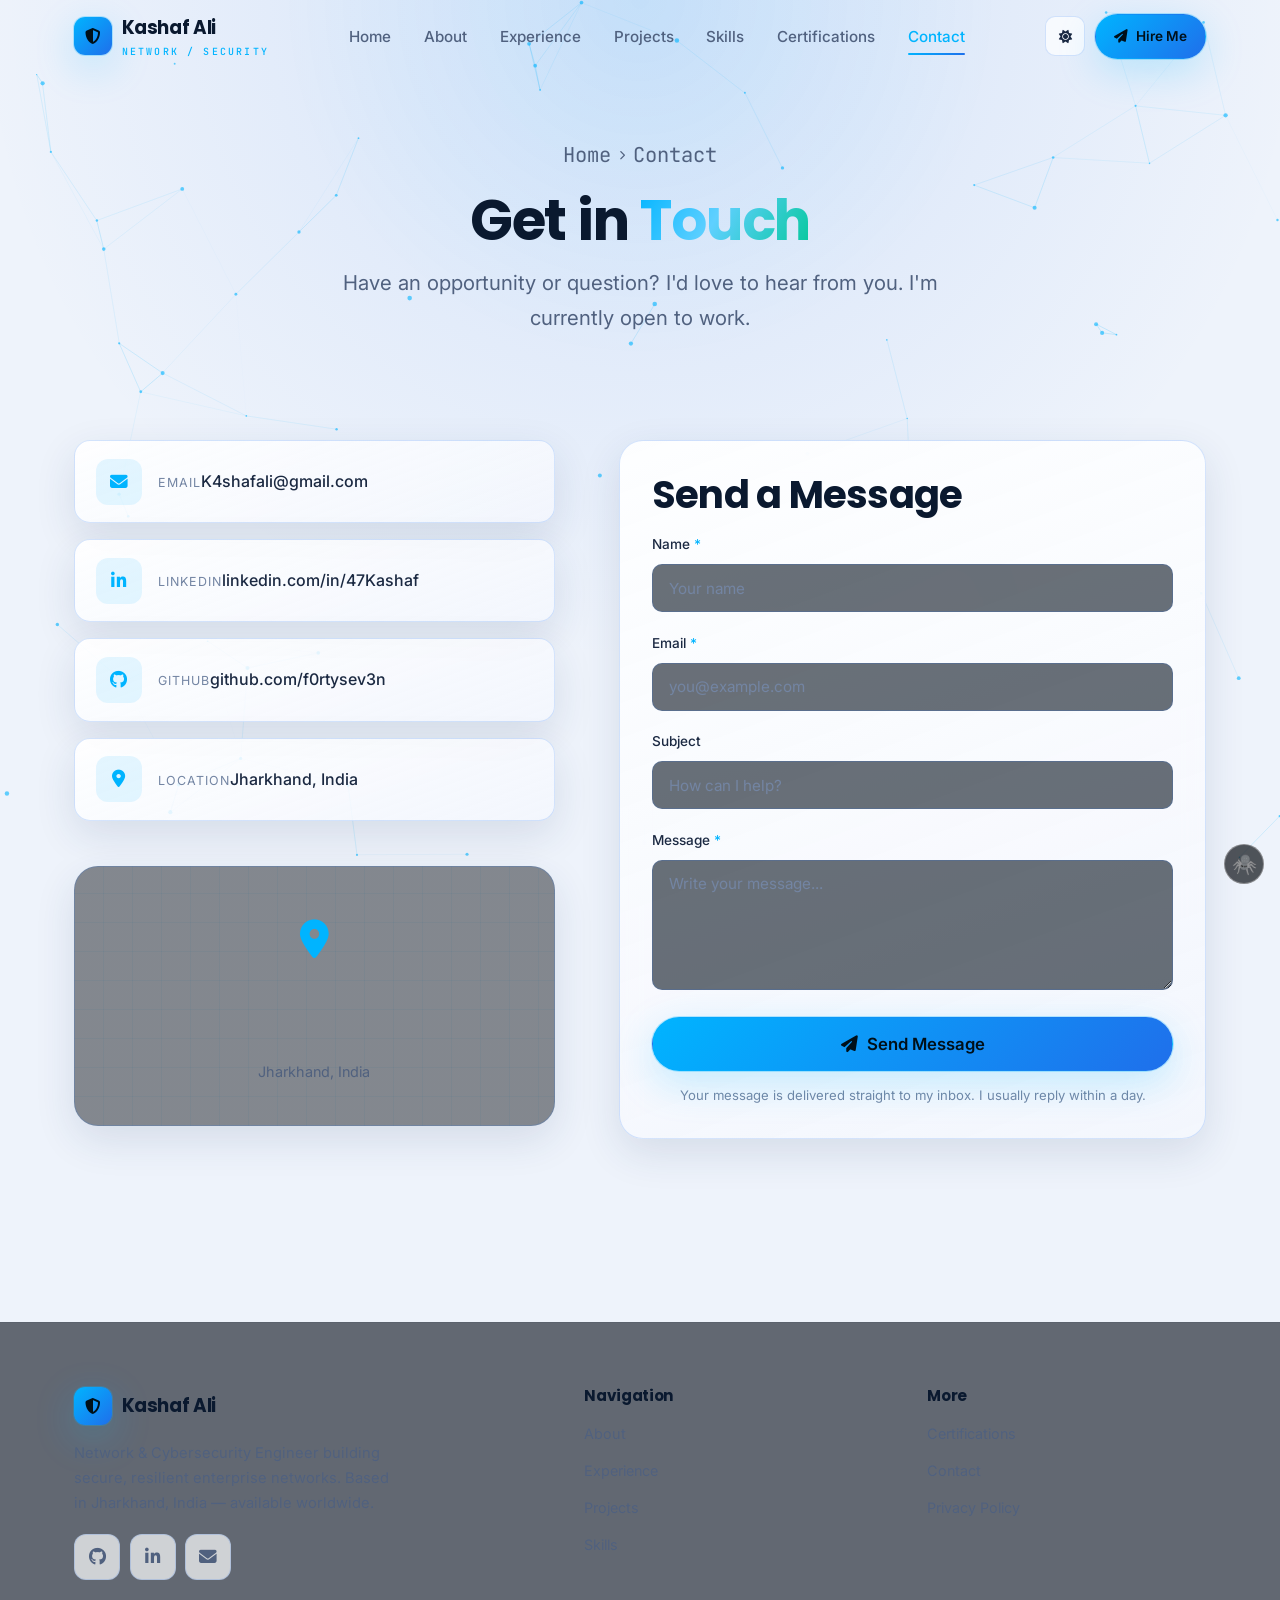
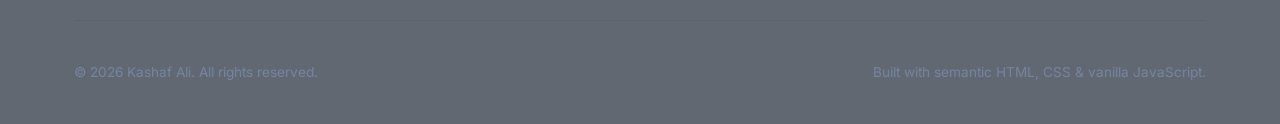
<file: contact.html>
<!DOCTYPE html>
<html lang="en" dir="ltr">
<head>
	<meta charset="UTF-8" />
	<meta name="viewport" content="width=device-width, initial-scale=1.0" />
	<title>Contact | Kashaf Ali — Network &amp; Cybersecurity Engineer</title>
	<meta name="description" content="Get in touch with Kashaf Ali — Network &amp; Cybersecurity Engineer. Reach out about network engineering, security and SOC analyst opportunities." />
	<meta name="keywords" content="Kashaf Ali, Contact, hire, Network Engineer, Cybersecurity, email, LinkedIn" />
	<meta name="author" content="Kashaf Ali" />
	<meta name="robots" content="index, follow" />
	<meta name="theme-color" content="#08111f" />
	<link rel="canonical" href="https://f0rtysev3n.github.io/portfolio/contact.html" />
	<meta property="og:type" content="website" />
	<meta property="og:title" content="Contact | Kashaf Ali" />
	<meta property="og:description" content="Reach out about networking and security opportunities." />
	<meta property="og:url" content="https://f0rtysev3n.github.io/portfolio/contact.html" />
	<meta property="og:image" content="https://f0rtysev3n.github.io/portfolio/assets/images/og-cover.png" />
	<meta name="twitter:card" content="summary_large_image" />
	<link rel="icon" type="image/svg+xml" href="assets/icons/favicon.svg" />
	<link rel="preconnect" href="https://fonts.googleapis.com" />
	<link rel="preconnect" href="https://fonts.gstatic.com" crossorigin />
	<link href="https://fonts.googleapis.com/css2?family=Poppins:wght@400;500;600;700&family=Inter:wght@400;500;600;700&family=JetBrains+Mono:wght@400;500&display=swap" rel="stylesheet" />
	<link rel="stylesheet" href="https://cdnjs.cloudflare.com/ajax/libs/font-awesome/6.5.2/css/all.min.css" referrerpolicy="no-referrer" />
	<link rel="stylesheet" href="css/variables.css" />
	<link rel="stylesheet" href="css/style.css" />
	<link rel="stylesheet" href="css/animations.css" />
	<link rel="stylesheet" href="css/responsive.css" />
	<script src="js/theme.js"></script>
</head>
<body>
	<a class="skip-link" href="#main">Skip to content</a>
	<div class="loader" data-loader aria-hidden="true"><div class="loader__ring"></div><span class="loader__brand">Kashaf Ali</span></div>
	<canvas id="particles" aria-hidden="true"></canvas>
	<canvas id="cursor-trail" aria-hidden="true"></canvas>
	<div class="spotlight" data-spotlight aria-hidden="true"></div>
	<div class="scroll-progress" data-scroll-progress role="progressbar" aria-label="Page scroll progress"></div>

	<header class="nav" data-nav>
		<div class="nav__inner">
			<a class="brand" href="index.html" aria-label="Kashaf Ali home"><span class="brand__mark"><i class="fa-solid fa-shield-halved"></i></span><span>Kashaf Ali<small>NETWORK / SECURITY</small></span></a>
			<nav class="nav__menu" data-nav-menu aria-label="Primary">
				<a class="nav__link" href="index.html">Home</a>
				<a class="nav__link" href="about.html">About</a>
				<a class="nav__link" href="experience.html">Experience</a>
				<a class="nav__link" href="projects.html">Projects</a>
				<a class="nav__link" href="skills.html">Skills</a>
				<a class="nav__link" href="certifications.html">Certifications</a>
				<a class="nav__link" href="contact.html">Contact</a>
			</nav>
			<div class="nav__actions">
				<button class="theme-toggle" data-theme-toggle type="button" aria-label="Toggle color theme"><i class="fa-solid fa-moon icon-moon" aria-hidden="true"></i><i class="fa-solid fa-sun icon-sun" aria-hidden="true"></i></button>
				<a class="btn btn--primary btn--sm" href="contact.html"><i class="fa-solid fa-paper-plane"></i> Hire Me</a>
				<button class="nav__toggle" data-nav-toggle type="button" aria-label="Open menu" aria-expanded="false"><span></span><span></span><span></span></button>
			</div>
		</div>
	</header>

	<main id="main">
		<section class="page-hero">
			<div class="container" data-reveal>
				<p class="breadcrumb"><a href="index.html">Home</a> <i class="fa-solid fa-chevron-right"></i> Contact</p>
				<h1>Get in <span class="gradient-text">Touch</span></h1>
				<p>Have an opportunity or question? I'd love to hear from you. I'm currently open to work.</p>
			</div>
		</section>

		<section class="section section--tight">
			<div class="container">
				<div class="contact-grid">
					<div class="contact-list" data-reveal="right">
						<a class="contact-item glass" href="mailto:K4shafali@gmail.com">
							<span class="contact-item__icon"><i class="fa-solid fa-envelope"></i></span>
							<span><span class="contact-item__label">Email</span><span class="contact-item__value">K4shafali@gmail.com</span></span>
						</a>
						<a class="contact-item glass" href="https://www.linkedin.com/in/47Kashaf" target="_blank" rel="noopener">
							<span class="contact-item__icon"><i class="fa-brands fa-linkedin-in"></i></span>
							<span><span class="contact-item__label">LinkedIn</span><span class="contact-item__value">linkedin.com/in/47Kashaf</span></span>
						</a>
						<a class="contact-item glass" href="https://github.com/f0rtysev3n" target="_blank" rel="noopener">
							<span class="contact-item__icon"><i class="fa-brands fa-github"></i></span>
							<span><span class="contact-item__label">GitHub</span><span class="contact-item__value">github.com/f0rtysev3n</span></span>
						</a>
						<div class="contact-item glass">
							<span class="contact-item__icon"><i class="fa-solid fa-location-dot"></i></span>
							<span><span class="contact-item__label">Location</span><span class="contact-item__value">Jharkhand, India</span></span>
						</div>
						<div class="map-embed glass" role="img" aria-label="Map placeholder showing Jharkhand, India">
							<span class="map-embed__pin"><i class="fa-solid fa-location-dot"></i></span>
							<span class="map-embed__label">Jharkhand, India</span>
						</div>
					</div>

					<form class="form-card glass" data-contact-form data-reveal="left" action="https://formsubmit.co/ajax/K4shafali@gmail.com" method="POST" novalidate>
						<h2 class="section-title">Send a Message</h2>
						<div class="field">
							<label for="name">Name <span class="req">*</span></label>
							<input type="text" id="name" name="name" autocomplete="name" placeholder="Your name" required />
						</div>
						<div class="field">
							<label for="email">Email <span class="req">*</span></label>
							<input type="email" id="email" name="email" autocomplete="email" placeholder="you@example.com" required />
						</div>
						<div class="field">
							<label for="subject">Subject</label>
							<input type="text" id="subject" name="subject" placeholder="How can I help?" />
						</div>
						<div class="field">
							<label for="message">Message <span class="req">*</span></label>
							<textarea id="message" name="message" rows="5" placeholder="Write your message..." required></textarea>
						</div>
						<input type="hidden" name="_subject" value="New message from your portfolio site" />
						<input type="hidden" name="_template" value="table" />
						<input type="hidden" name="_captcha" value="false" />
						<button type="submit" class="btn btn--primary btn--block btn--lg"><i class="fa-solid fa-paper-plane"></i> Send Message</button>
						<p class="form-status" data-form-status role="status" aria-live="polite"></p>
						<p class="form-note">Your message is delivered straight to my inbox. I usually reply within a day.</p>
					</form>
				</div>
			</div>
		</section>
	</main>

	<footer class="footer">
		<div class="container">
			<div class="footer__grid">
				<div class="footer__brand">
					<a class="brand" href="index.html"><span class="brand__mark"><i class="fa-solid fa-shield-halved"></i></span><span>Kashaf Ali</span></a>
					<p>Network &amp; Cybersecurity Engineer building secure, resilient enterprise networks. Based in Jharkhand, India — available worldwide.</p>
					<div class="footer__socials">
						<a class="social-btn" href="https://github.com/f0rtysev3n" target="_blank" rel="noopener" aria-label="GitHub"><i class="fa-brands fa-github"></i></a>
						<a class="social-btn" href="https://www.linkedin.com/in/47Kashaf" target="_blank" rel="noopener" aria-label="LinkedIn"><i class="fa-brands fa-linkedin-in"></i></a>
						<a class="social-btn" href="mailto:K4shafali@gmail.com" aria-label="Email"><i class="fa-solid fa-envelope"></i></a>
					</div>
				</div>
				<div class="footer__col"><h4>Navigation</h4><ul><li><a href="about.html">About</a></li><li><a href="experience.html">Experience</a></li><li><a href="projects.html">Projects</a></li><li><a href="skills.html">Skills</a></li></ul></div>
				<div class="footer__col"><h4>More</h4><ul><li><a href="certifications.html">Certifications</a></li><li><a href="contact.html">Contact</a></li><li><a href="privacy.html">Privacy Policy</a></li></ul></div>
			</div>
			<div class="footer__bottom"><span>&copy; <span data-year>2025</span> Kashaf Ali. All rights reserved.</span><span>Built with semantic HTML, CSS &amp; vanilla JavaScript.</span></div>
		</div>
	</footer>

	<script src="js/particles.js" defer></script>
	<script src="js/cursor-trail.js" defer></script>
	<script src="js/scroll.js" defer></script>
	<script src="js/script.js" defer></script>
</body>
</html>
</file>
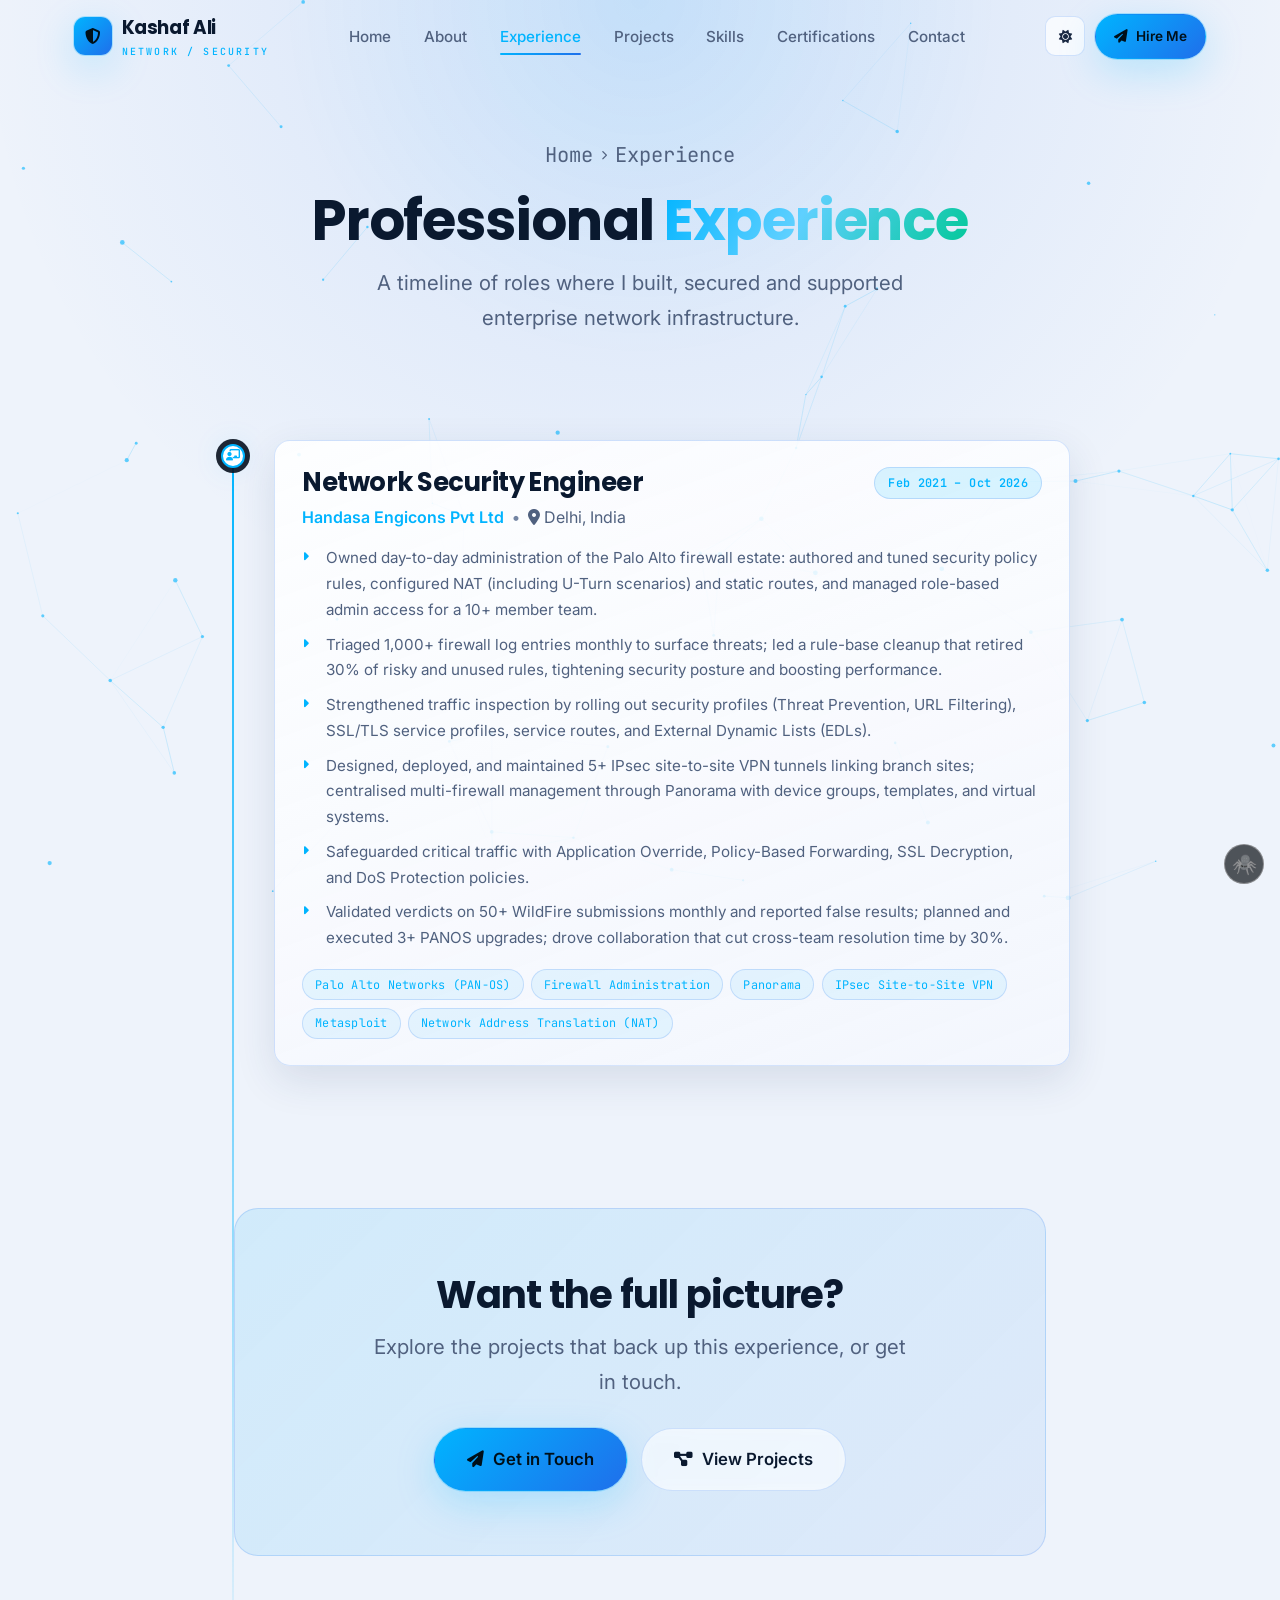
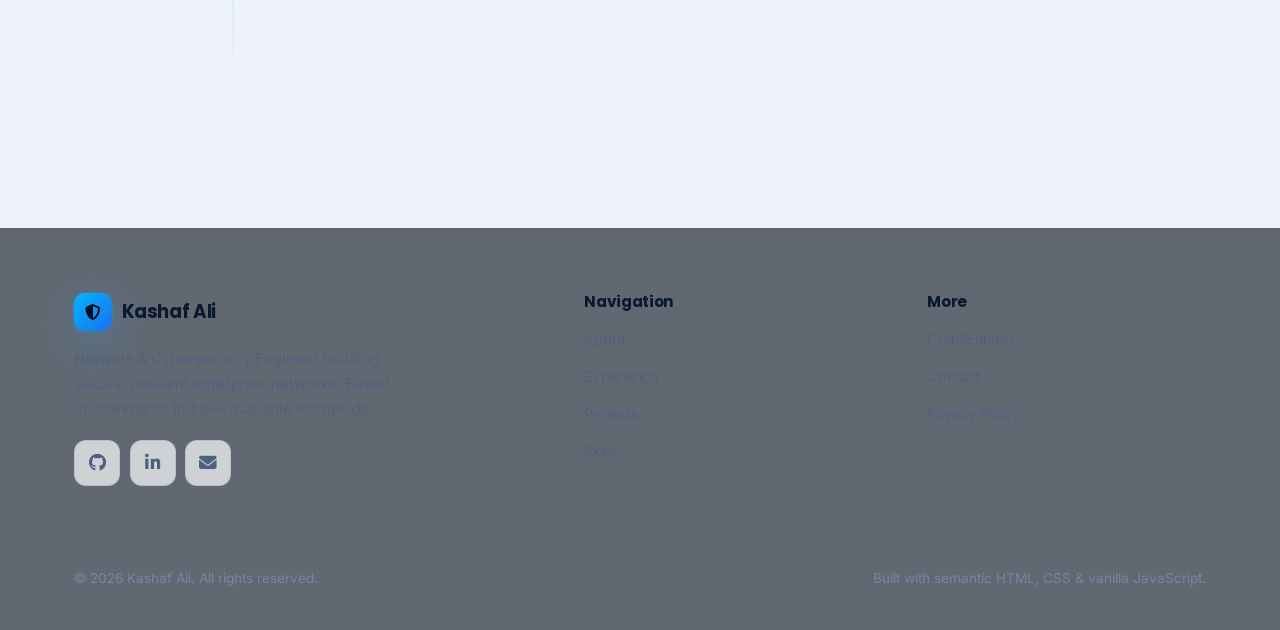
<file: experience.html>
<!DOCTYPE html>
<html lang="en" dir="ltr">
<head>
	<meta charset="UTF-8" />
	<meta name="viewport" content="width=device-width, initial-scale=1.0" />
	<title>Experience | Kashaf Ali — Network &amp; Cybersecurity Engineer</title>
	<meta name="description" content="Professional experience of Kashaf Ali — IT Engineer and Cybersecurity Trainer. A timeline of roles, responsibilities and achievements in networking and security." />
	<meta name="keywords" content="Kashaf Ali, Experience, IT Engineer, Cybersecurity Trainer, Network Engineer, timeline" />
	<meta name="author" content="Kashaf Ali" />
	<meta name="robots" content="index, follow" />
	<meta name="theme-color" content="#08111f" />
	<link rel="canonical" href="https://f0rtysev3n.github.io/portfolio/experience.html" />
	<meta property="og:type" content="website" />
	<meta property="og:title" content="Experience | Kashaf Ali" />
	<meta property="og:description" content="A timeline of roles and achievements in networking and security." />
	<meta property="og:url" content="https://f0rtysev3n.github.io/portfolio/experience.html" />
	<meta property="og:image" content="https://f0rtysev3n.github.io/portfolio/assets/images/og-cover.png" />
	<meta name="twitter:card" content="summary_large_image" />
	<link rel="icon" type="image/svg+xml" href="assets/icons/favicon.svg" />
	<link rel="preconnect" href="https://fonts.googleapis.com" />
	<link rel="preconnect" href="https://fonts.gstatic.com" crossorigin />
	<link href="https://fonts.googleapis.com/css2?family=Poppins:wght@400;500;600;700&family=Inter:wght@400;500;600;700&family=JetBrains+Mono:wght@400;500&display=swap" rel="stylesheet" />
	<link rel="stylesheet" href="https://cdnjs.cloudflare.com/ajax/libs/font-awesome/6.5.2/css/all.min.css" referrerpolicy="no-referrer" />
	<link rel="stylesheet" href="css/variables.css" />
	<link rel="stylesheet" href="css/style.css" />
	<link rel="stylesheet" href="css/animations.css" />
	<link rel="stylesheet" href="css/responsive.css" />
	<script src="js/theme.js"></script>
</head>
<body>
	<a class="skip-link" href="#main">Skip to content</a>
	<div class="loader" data-loader aria-hidden="true"><div class="loader__ring"></div><span class="loader__brand">Kashaf Ali</span></div>
	<canvas id="particles" aria-hidden="true"></canvas>
	<canvas id="cursor-trail" aria-hidden="true"></canvas>
	<div class="spotlight" data-spotlight aria-hidden="true"></div>
	<div class="scroll-progress" data-scroll-progress role="progressbar" aria-label="Page scroll progress"></div>

	<header class="nav" data-nav>
		<div class="nav__inner">
			<a class="brand" href="index.html" aria-label="Kashaf Ali home"><span class="brand__mark"><i class="fa-solid fa-shield-halved"></i></span><span>Kashaf Ali<small>NETWORK / SECURITY</small></span></a>
			<nav class="nav__menu" data-nav-menu aria-label="Primary">
				<a class="nav__link" href="index.html">Home</a>
				<a class="nav__link" href="about.html">About</a>
				<a class="nav__link" href="experience.html">Experience</a>
				<a class="nav__link" href="projects.html">Projects</a>
				<a class="nav__link" href="skills.html">Skills</a>
				<a class="nav__link" href="certifications.html">Certifications</a>
				<a class="nav__link" href="contact.html">Contact</a>
			</nav>
			<div class="nav__actions">
				<button class="theme-toggle" data-theme-toggle type="button" aria-label="Toggle color theme"><i class="fa-solid fa-moon icon-moon" aria-hidden="true"></i><i class="fa-solid fa-sun icon-sun" aria-hidden="true"></i></button>
				<a class="btn btn--primary btn--sm" href="contact.html"><i class="fa-solid fa-paper-plane"></i> Hire Me</a>
				<button class="nav__toggle" data-nav-toggle type="button" aria-label="Open menu" aria-expanded="false"><span></span><span></span><span></span></button>
			</div>
		</div>
	</header>

	<main id="main">
		<section class="page-hero">
			<div class="container" data-reveal>
				<p class="breadcrumb"><a href="index.html">Home</a> <i class="fa-solid fa-chevron-right"></i> Experience</p>
				<h1>Professional <span class="gradient-text">Experience</span></h1>
				<p>A timeline of roles where I built, secured and supported enterprise network infrastructure.</p>
			</div>
		</section>

		<section class="section section--tight">
			<div class="container">
				<div class="timeline">
					<!-- Role 1 -->
					<div class="timeline-item" data-reveal="left">
						<span class="timeline-item__dot"><i class="fa-solid fa-chalkboard-user"></i></span>
						<div class="timeline-card glass">
							<div class="timeline-card__top">
								<h2 class="timeline-card__role">Network Security Engineer</h2>
								<span class="badge badge--accent">Feb 2021 – Oct 2026</span>
							</div>
							<p class="timeline-card__org">Handasa Engicons Pvt Ltd<span class="sep">•</span> <span class="loc"><i class="fa-solid fa-location-dot"></i> Delhi, India</span></p>
							<ul>
								<li>Owned day-to-day administration of the Palo Alto firewall estate: authored and tuned security policy rules,
configured NAT (including U-Turn scenarios) and static routes, and managed role-based admin access for a 10+
member team.</li>
								<li>Triaged 1,000+ firewall log entries monthly to surface threats; led a rule-base cleanup that retired 30% of risky and
unused rules, tightening security posture and boosting performance.</li>
								<li>Strengthened traffic inspection by rolling out security profiles (Threat Prevention, URL Filtering), SSL/TLS service
profiles, service routes, and External Dynamic Lists (EDLs).</li>
								<li>Designed, deployed, and maintained 5+ IPsec site-to-site VPN tunnels linking branch sites; centralised multi-firewall
management through Panorama with device groups, templates, and virtual systems.</li>
								<li>Safeguarded critical traffic with Application Override, Policy-Based Forwarding, SSL Decryption, and DoS
Protection policies.</li>
								<li>Validated verdicts on 50+ WildFire submissions monthly and reported false results; planned and executed 3+ PANOS upgrades; drove collaboration that cut cross-team resolution time by 30%.</li>
							</ul>
							<div class="timeline-card__tags">
								<span class="tag">Palo Alto Networks (PAN-OS)</span><span class="tag">Firewall Administration</span><span class="tag">Panorama</span><span class="tag">IPsec Site-to-Site VPN</span><span class="tag">Metasploit</span><span class="tag">Network Address Translation (NAT)</span>
							</div>
						</div>
					</div>
					
		<section class="section">
			<div class="container">
				<div class="cta-band" data-reveal>
					<h2>Want the full picture?</h2>
					<p>Explore the projects that back up this experience, or get in touch.</p>
					<div class="cta-band__actions">
						<a class="btn btn--primary btn--lg" href="contact.html"><i class="fa-solid fa-paper-plane"></i> Get in Touch</a>
						<a class="btn btn--secondary btn--lg" href="projects.html"><i class="fa-solid fa-diagram-project"></i> View Projects</a>
					</div>
				</div>
			</div>
		</section>
	</main>

	<footer class="footer">
		<div class="container">
			<div class="footer__grid">
				<div class="footer__brand">
					<a class="brand" href="index.html"><span class="brand__mark"><i class="fa-solid fa-shield-halved"></i></span><span>Kashaf Ali</span></a>
					<p>Network &amp; Cybersecurity Engineer building secure, resilient enterprise networks. Based in Jharkhand, India — available worldwide.</p>
					<div class="footer__socials">
						<a class="social-btn" href="https://github.com/f0rtysev3n" target="_blank" rel="noopener" aria-label="GitHub"><i class="fa-brands fa-github"></i></a>
						<a class="social-btn" href="https://www.linkedin.com/in/47Kashaf" target="_blank" rel="noopener" aria-label="LinkedIn"><i class="fa-brands fa-linkedin-in"></i></a>
						<a class="social-btn" href="mailto:K4shafali@gmail.com" aria-label="Email"><i class="fa-solid fa-envelope"></i></a>
					</div>
				</div>
				<div class="footer__col"><h4>Navigation</h4><ul><li><a href="about.html">About</a></li><li><a href="experience.html">Experience</a></li><li><a href="projects.html">Projects</a></li><li><a href="skills.html">Skills</a></li></ul></div>
				<div class="footer__col"><h4>More</h4><ul><li><a href="certifications.html">Certifications</a></li><li><a href="contact.html">Contact</a></li><li><a href="privacy.html">Privacy Policy</a></li></ul></div>
			</div>
			<div class="footer__bottom"><span>&copy; <span data-year>2025</span> Kashaf Ali. All rights reserved.</span><span>Built with semantic HTML, CSS &amp; vanilla JavaScript.</span></div>
		</div>
	</footer>

	<script src="js/particles.js" defer></script>
	<script src="js/cursor-trail.js" defer></script>
	<script src="js/scroll.js" defer></script>
	<script src="js/script.js" defer></script>
</body>
</html>
</file>
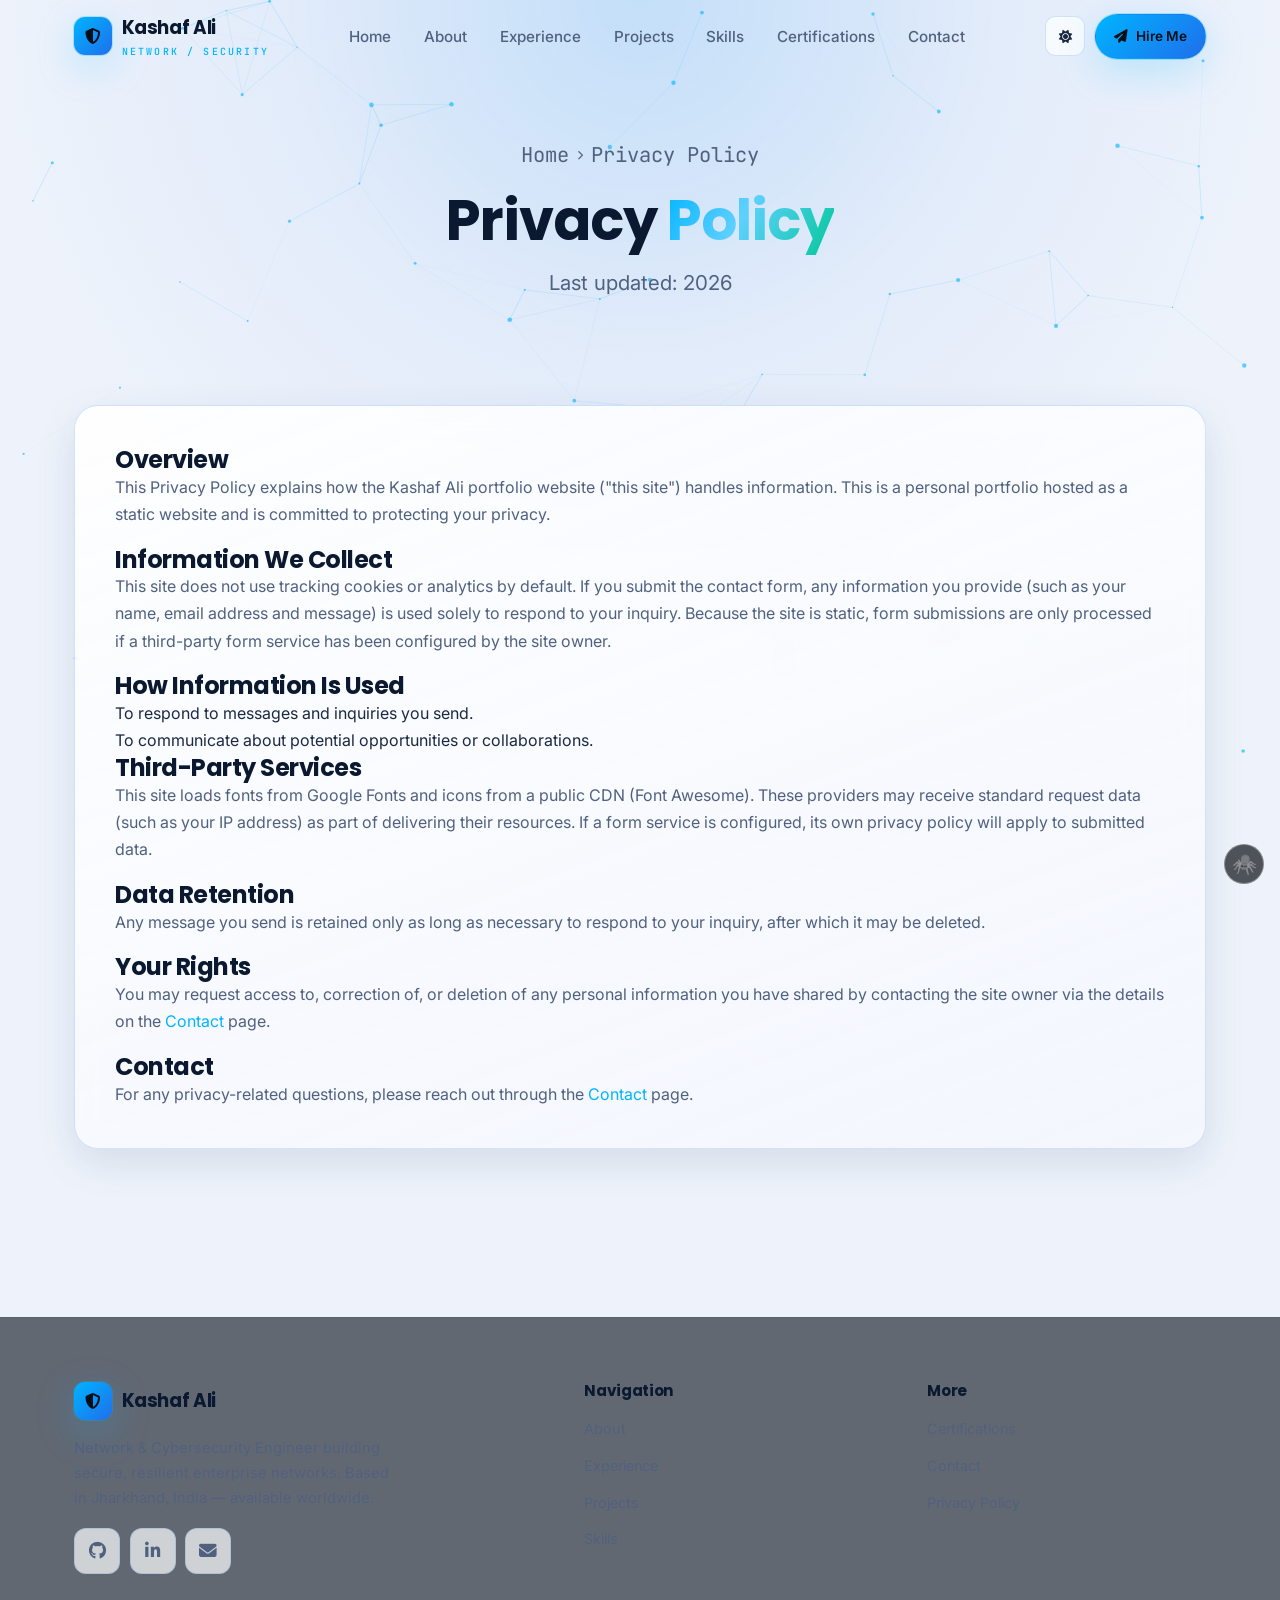
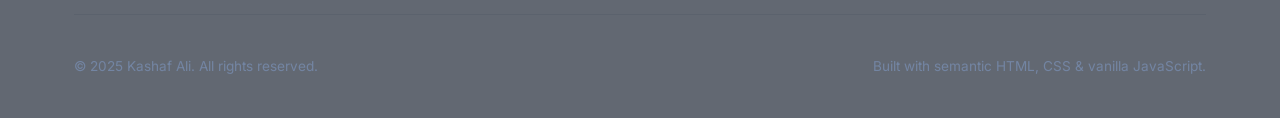
<file: privacy.html>
<!DOCTYPE html>
<html lang="en" dir="ltr">
<head>
	<meta charset="UTF-8" />
	<meta name="viewport" content="width=device-width, initial-scale=1.0" />
	<title>Privacy Policy | Kashaf Ali</title>
	<meta name="description" content="Privacy policy for the Kashaf Ali portfolio website — how information submitted through this site is handled." />
	<meta name="robots" content="index, follow" />
	<meta name="theme-color" content="#08111f" />
	<link rel="canonical" href="https://f0rtysev3n.github.io/portfolio/privacy.html" />
	<link rel="icon" type="image/svg+xml" href="assets/icons/favicon.svg" />
	<link rel="preconnect" href="https://fonts.googleapis.com" />
	<link rel="preconnect" href="https://fonts.gstatic.com" crossorigin />
	<link href="https://fonts.googleapis.com/css2?family=Poppins:wght@400;500;600;700&family=Inter:wght@400;500;600;700&family=JetBrains+Mono:wght@400;500&display=swap" rel="stylesheet" />
	<link rel="stylesheet" href="https://cdnjs.cloudflare.com/ajax/libs/font-awesome/6.5.2/css/all.min.css" referrerpolicy="no-referrer" />
	<link rel="stylesheet" href="css/variables.css" />
	<link rel="stylesheet" href="css/style.css" />
	<link rel="stylesheet" href="css/animations.css" />
	<link rel="stylesheet" href="css/responsive.css" />
	<script src="js/theme.js"></script>
</head>
<body>
	<a class="skip-link" href="#main">Skip to content</a>
	<div class="scroll-progress" data-scroll-progress role="progressbar" aria-label="Page scroll progress"></div>
	<canvas id="particles" aria-hidden="true"></canvas>
	<canvas id="cursor-trail" aria-hidden="true"></canvas>
	<div class="spotlight" data-spotlight aria-hidden="true"></div>

	<header class="nav" data-nav>
		<div class="nav__inner">
			<a class="brand" href="index.html" aria-label="Kashaf Ali home"><span class="brand__mark"><i class="fa-solid fa-shield-halved"></i></span><span>Kashaf Ali<small>NETWORK / SECURITY</small></span></a>
			<nav class="nav__menu" data-nav-menu aria-label="Primary">
				<a class="nav__link" href="index.html">Home</a>
				<a class="nav__link" href="about.html">About</a>
				<a class="nav__link" href="experience.html">Experience</a>
				<a class="nav__link" href="projects.html">Projects</a>
				<a class="nav__link" href="skills.html">Skills</a>
				<a class="nav__link" href="certifications.html">Certifications</a>
				<a class="nav__link" href="contact.html">Contact</a>
			</nav>
			<div class="nav__actions">
				<button class="theme-toggle" data-theme-toggle type="button" aria-label="Toggle color theme"><i class="fa-solid fa-moon icon-moon" aria-hidden="true"></i><i class="fa-solid fa-sun icon-sun" aria-hidden="true"></i></button>
				<a class="btn btn--primary btn--sm" href="contact.html"><i class="fa-solid fa-paper-plane"></i> Hire Me</a>
				<button class="nav__toggle" data-nav-toggle type="button" aria-label="Open menu" aria-expanded="false"><span></span><span></span><span></span></button>
			</div>
		</div>
	</header>

	<main id="main">
		<section class="page-hero">
			<div class="container" data-reveal>
				<p class="breadcrumb"><a href="index.html">Home</a> <i class="fa-solid fa-chevron-right"></i> Privacy Policy</p>
				<h1>Privacy <span class="gradient-text">Policy</span></h1>
				<p>Last updated: <span data-year>2025</span></p>
			</div>
		</section>

		<section class="section section--tight">
			<div class="container">
				<div class="prose glass" style="padding:2.5rem;border-radius:var(--radius-lg)" data-reveal>
					<h2>Overview</h2>
					<p>This Privacy Policy explains how the Kashaf Ali portfolio website ("this site") handles information. This is a personal portfolio hosted as a static website and is committed to protecting your privacy.</p>

					<h2>Information We Collect</h2>
					<p>This site does not use tracking cookies or analytics by default. If you submit the contact form, any information you provide (such as your name, email address and message) is used solely to respond to your inquiry. Because the site is static, form submissions are only processed if a third-party form service has been configured by the site owner.</p>

					<h2>How Information Is Used</h2>
					<ul>
						<li>To respond to messages and inquiries you send.</li>
						<li>To communicate about potential opportunities or collaborations.</li>
					</ul>

					<h2>Third-Party Services</h2>
					<p>This site loads fonts from Google Fonts and icons from a public CDN (Font Awesome). These providers may receive standard request data (such as your IP address) as part of delivering their resources. If a form service is configured, its own privacy policy will apply to submitted data.</p>

					<h2>Data Retention</h2>
					<p>Any message you send is retained only as long as necessary to respond to your inquiry, after which it may be deleted.</p>

					<h2>Your Rights</h2>
					<p>You may request access to, correction of, or deletion of any personal information you have shared by contacting the site owner via the details on the <a href="contact.html">Contact</a> page.</p>

					<h2>Contact</h2>
					<p>For any privacy-related questions, please reach out through the <a href="contact.html">Contact</a> page.</p>
				</div>
			</div>
		</section>
	</main>

	<footer class="footer">
		<div class="container">
			<div class="footer__grid">
				<div class="footer__brand">
					<a class="brand" href="index.html"><span class="brand__mark"><i class="fa-solid fa-shield-halved"></i></span><span>Kashaf Ali</span></a>
					<p>Network &amp; Cybersecurity Engineer building secure, resilient enterprise networks. Based in Jharkhand, India — available worldwide.</p>
					<div class="footer__socials">
						<a class="social-btn" href="https://github.com/f0rtysev3n" target="_blank" rel="noopener" aria-label="GitHub"><i class="fa-brands fa-github"></i></a>
						<a class="social-btn" href="https://www.linkedin.com/in/47Kashaf" target="_blank" rel="noopener" aria-label="LinkedIn"><i class="fa-brands fa-linkedin-in"></i></a>
						<a class="social-btn" href="mailto:K4shafali@gmail.com" aria-label="Email"><i class="fa-solid fa-envelope"></i></a>
					</div>
				</div>
				<div class="footer__col"><h4>Navigation</h4><ul><li><a href="about.html">About</a></li><li><a href="experience.html">Experience</a></li><li><a href="projects.html">Projects</a></li><li><a href="skills.html">Skills</a></li></ul></div>
				<div class="footer__col"><h4>More</h4><ul><li><a href="certifications.html">Certifications</a></li><li><a href="contact.html">Contact</a></li><li><a href="privacy.html">Privacy Policy</a></li></ul></div>
			</div>
			<div class="footer__bottom"><span>&copy; <span data-year>2025</span> Kashaf Ali. All rights reserved.</span><span>Built with semantic HTML, CSS &amp; vanilla JavaScript.</span></div>
		</div>
	</footer>

	<script src="js/particles.js" defer></script>
	<script src="js/cursor-trail.js" defer></script>
	<script src="js/scroll.js" defer></script>
	<script src="js/script.js" defer></script>
</body>
</html>
</file>
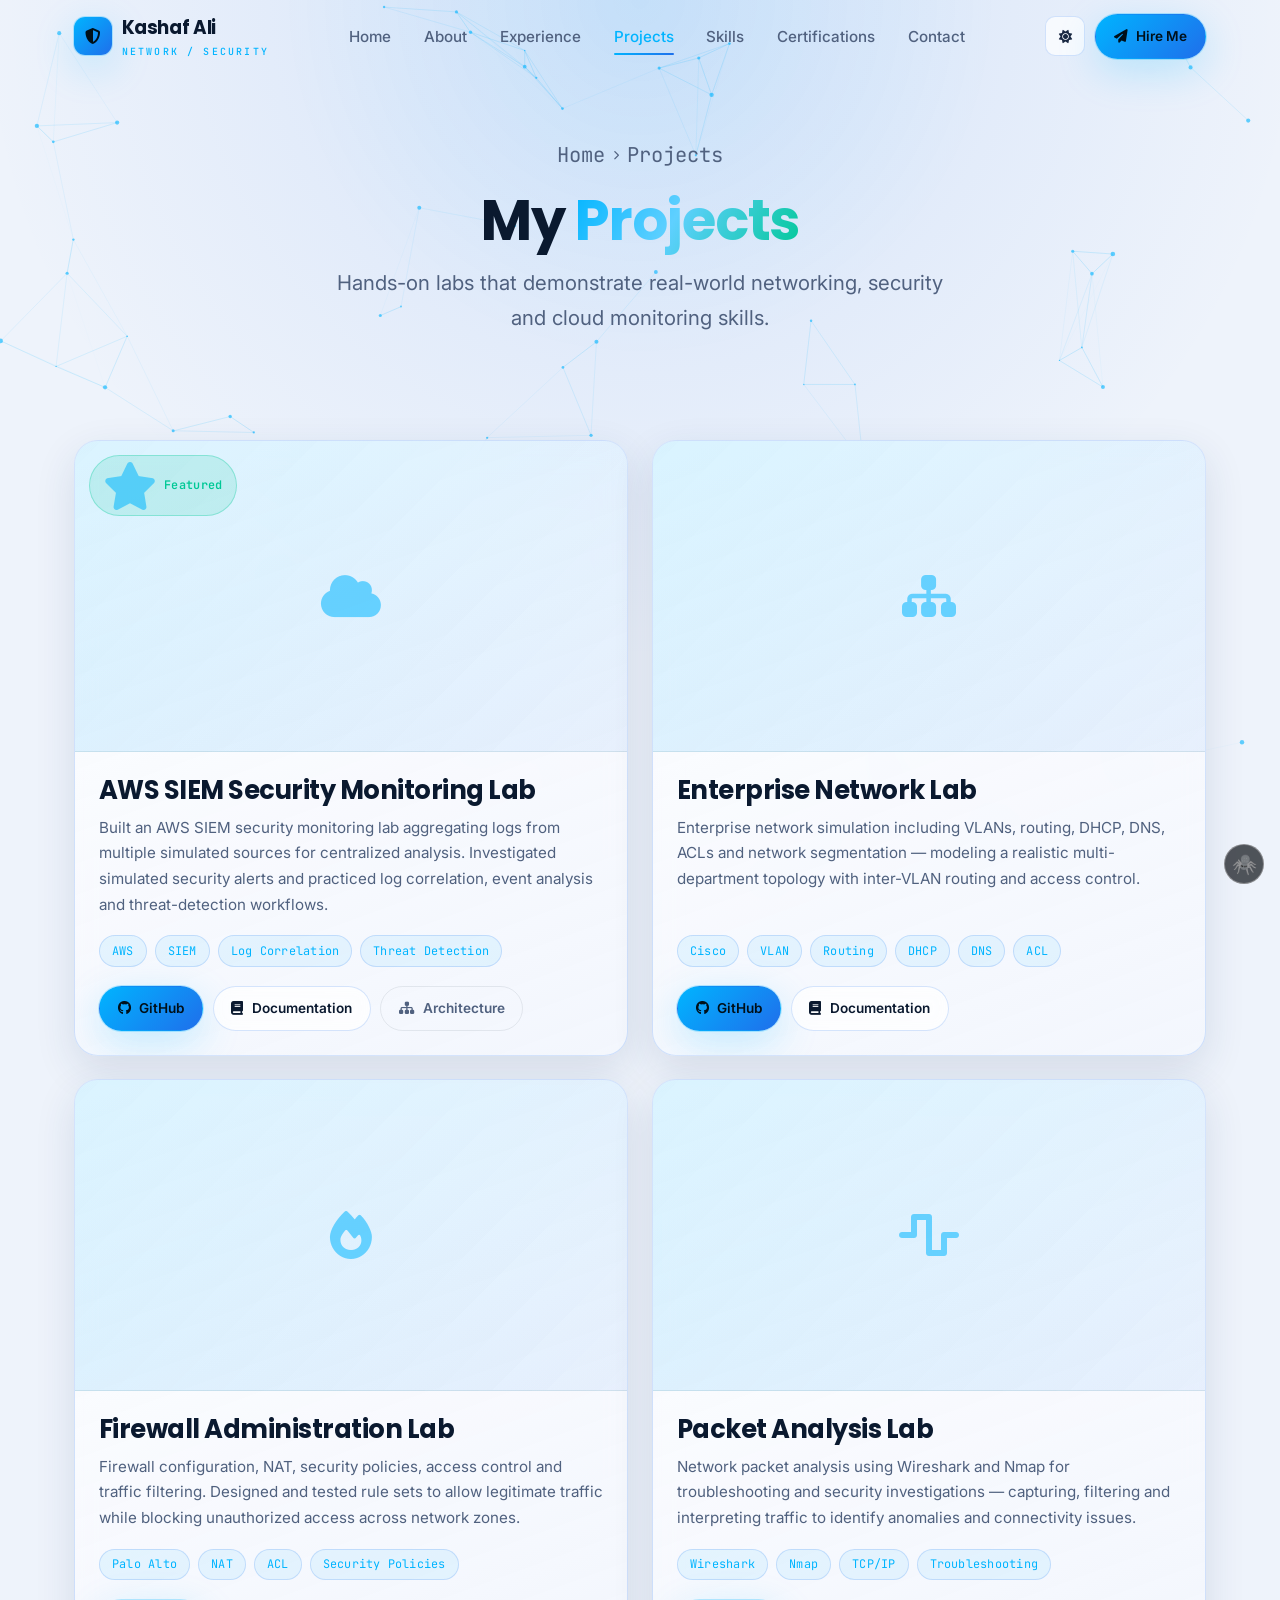
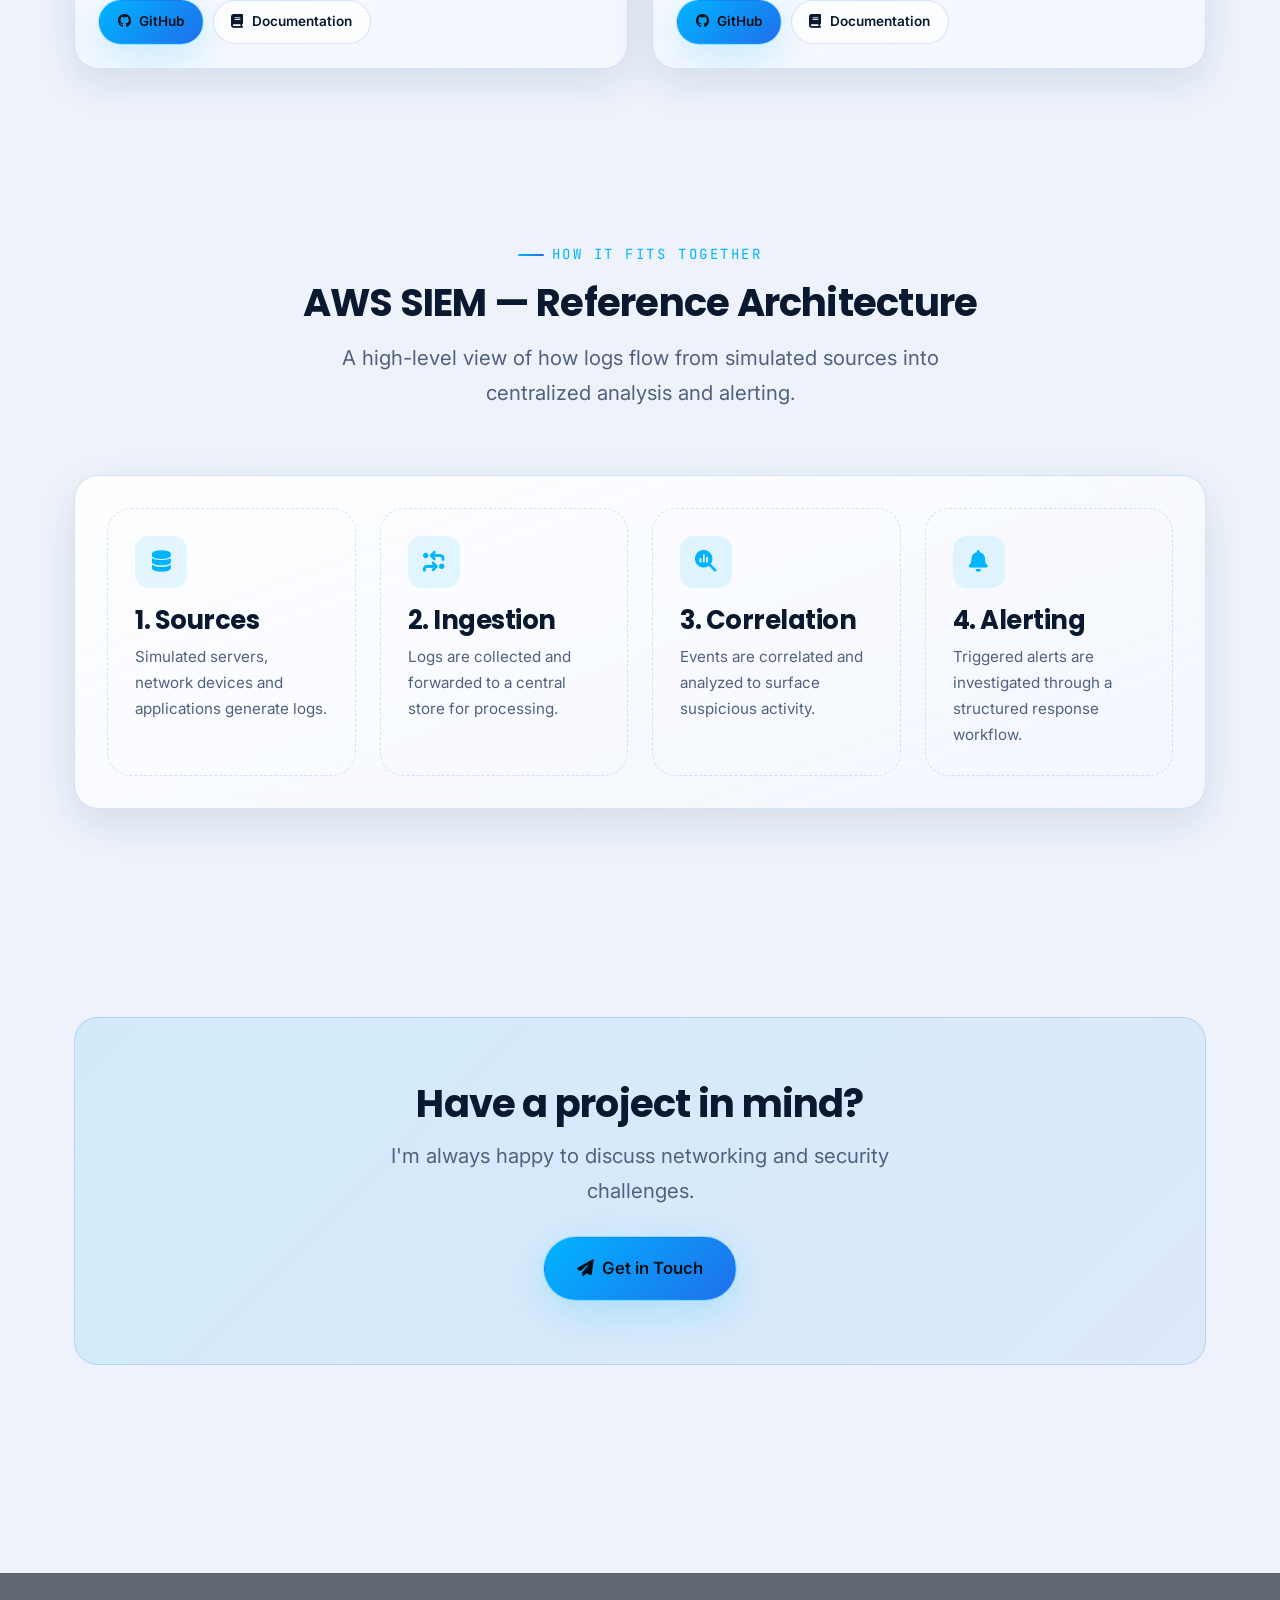
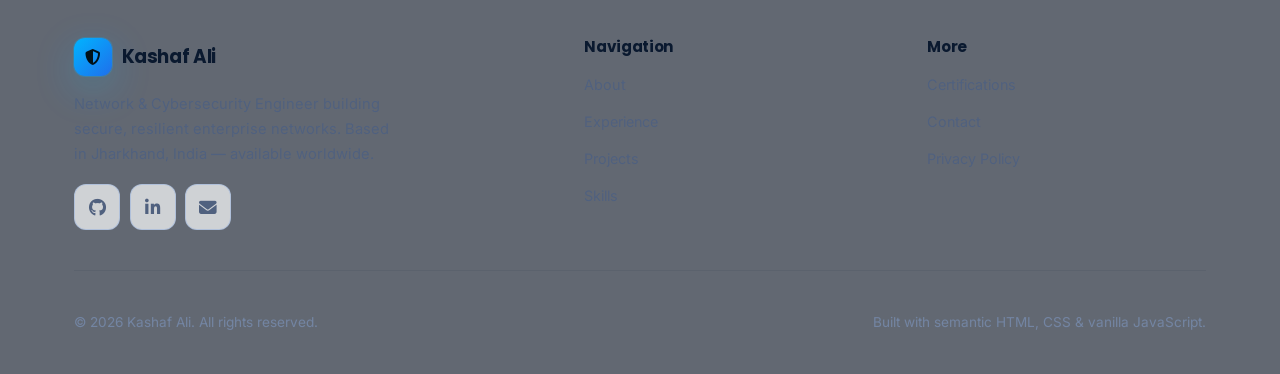
<file: projects.html>
<!DOCTYPE html>
<html lang="en" dir="ltr">
<head>
	<meta charset="UTF-8" />
	<meta name="viewport" content="width=device-width, initial-scale=1.0" />
	<title>Projects | Kashaf Ali — Network &amp; Cybersecurity Engineer</title>
	<meta name="description" content="Networking and security projects by Kashaf Ali — AWS SIEM lab, enterprise network simulation, firewall administration and packet analysis labs with architecture and documentation." />
	<meta name="keywords" content="Kashaf Ali, Projects, AWS SIEM, Enterprise Network Lab, Firewall, Packet Analysis, Wireshark, Nmap" />
	<meta name="author" content="Kashaf Ali" />
	<meta name="robots" content="index, follow" />
	<meta name="theme-color" content="#08111f" />
	<link rel="canonical" href="https://f0rtysev3n.github.io/portfolio/projects.html" />
	<meta property="og:type" content="website" />
	<meta property="og:title" content="Projects | Kashaf Ali" />
	<meta property="og:description" content="Networking and security labs with architecture and documentation." />
	<meta property="og:url" content="https://f0rtysev3n.github.io/portfolio/projects.html" />
	<meta property="og:image" content="https://f0rtysev3n.github.io/portfolio/assets/images/og-cover.png" />
	<meta name="twitter:card" content="summary_large_image" />
	<link rel="icon" type="image/svg+xml" href="assets/icons/favicon.svg" />
	<link rel="preconnect" href="https://fonts.googleapis.com" />
	<link rel="preconnect" href="https://fonts.gstatic.com" crossorigin />
	<link href="https://fonts.googleapis.com/css2?family=Poppins:wght@400;500;600;700&family=Inter:wght@400;500;600;700&family=JetBrains+Mono:wght@400;500&display=swap" rel="stylesheet" />
	<link rel="stylesheet" href="https://cdnjs.cloudflare.com/ajax/libs/font-awesome/6.5.2/css/all.min.css" referrerpolicy="no-referrer" />
	<link rel="stylesheet" href="css/variables.css" />
	<link rel="stylesheet" href="css/style.css" />
	<link rel="stylesheet" href="css/animations.css" />
	<link rel="stylesheet" href="css/responsive.css" />
	<script src="js/theme.js"></script>
</head>
<body>
	<a class="skip-link" href="#main">Skip to content</a>
	<div class="loader" data-loader aria-hidden="true"><div class="loader__ring"></div><span class="loader__brand">Kashaf Ali</span></div>
	<canvas id="particles" aria-hidden="true"></canvas>
	<canvas id="cursor-trail" aria-hidden="true"></canvas>
	<div class="spotlight" data-spotlight aria-hidden="true"></div>
	<div class="scroll-progress" data-scroll-progress role="progressbar" aria-label="Page scroll progress"></div>

	<header class="nav" data-nav>
		<div class="nav__inner">
			<a class="brand" href="index.html" aria-label="Kashaf Ali home"><span class="brand__mark"><i class="fa-solid fa-shield-halved"></i></span><span>Kashaf Ali<small>NETWORK / SECURITY</small></span></a>
			<nav class="nav__menu" data-nav-menu aria-label="Primary">
				<a class="nav__link" href="index.html">Home</a>
				<a class="nav__link" href="about.html">About</a>
				<a class="nav__link" href="experience.html">Experience</a>
				<a class="nav__link" href="projects.html">Projects</a>
				<a class="nav__link" href="skills.html">Skills</a>
				<a class="nav__link" href="certifications.html">Certifications</a>
				<a class="nav__link" href="contact.html">Contact</a>
			</nav>
			<div class="nav__actions">
				<button class="theme-toggle" data-theme-toggle type="button" aria-label="Toggle color theme"><i class="fa-solid fa-moon icon-moon" aria-hidden="true"></i><i class="fa-solid fa-sun icon-sun" aria-hidden="true"></i></button>
				<a class="btn btn--primary btn--sm" href="contact.html"><i class="fa-solid fa-paper-plane"></i> Hire Me</a>
				<button class="nav__toggle" data-nav-toggle type="button" aria-label="Open menu" aria-expanded="false"><span></span><span></span><span></span></button>
			</div>
		</div>
	</header>

	<main id="main">
		<section class="page-hero">
			<div class="container" data-reveal>
				<p class="breadcrumb"><a href="index.html">Home</a> <i class="fa-solid fa-chevron-right"></i> Projects</p>
				<h1>My <span class="gradient-text">Projects</span></h1>
				<p>Hands-on labs that demonstrate real-world networking, security and cloud monitoring skills.</p>
			</div>
		</section>

		<section class="section section--tight">
			<div class="container">
				<div class="grid grid--2">
					<!-- Project 1 -->
					<article class="project-card glass" data-reveal data-delay="1">
						<div class="project-card__media">
							<i class="fa-solid fa-cloud"></i>
							<span class="badge badge--success badge-float"><i class="fa-solid fa-star"></i> Featured</span>
						</div>
						<div class="project-card__body">
							<h2 class="project-card__title">AWS SIEM Security Monitoring Lab</h2>
							<p class="project-card__desc">Built an AWS SIEM security monitoring lab aggregating logs from multiple simulated sources for centralized analysis. Investigated simulated security alerts and practiced log correlation, event analysis and threat-detection workflows.</p>
							<div class="tag-row"><span class="tag">AWS</span><span class="tag">SIEM</span><span class="tag">Log Correlation</span><span class="tag">Threat Detection</span></div>
							<div class="project-card__actions">
								<a class="btn btn--primary btn--sm" href="https://github.com/f0rtysev3n" target="_blank" rel="noopener"><i class="fa-brands fa-github"></i> GitHub</a>
								<a class="btn btn--secondary btn--sm" href="#" target="_blank" rel="noopener"><i class="fa-solid fa-book"></i> Documentation</a>
								<a class="btn btn--ghost btn--sm" href="#architecture"><i class="fa-solid fa-sitemap"></i> Architecture</a>
							</div>
						</div>
					</article>

					<!-- Project 2 -->
					<article class="project-card glass" data-reveal data-delay="2">
						<div class="project-card__media"><i class="fa-solid fa-sitemap"></i></div>
						<div class="project-card__body">
							<h2 class="project-card__title">Enterprise Network Lab</h2>
							<p class="project-card__desc">Enterprise network simulation including VLANs, routing, DHCP, DNS, ACLs and network segmentation — modeling a realistic multi-department topology with inter-VLAN routing and access control.</p>
							<div class="tag-row"><span class="tag">Cisco</span><span class="tag">VLAN</span><span class="tag">Routing</span><span class="tag">DHCP</span><span class="tag">DNS</span><span class="tag">ACL</span></div>
							<div class="project-card__actions">
								<a class="btn btn--primary btn--sm" href="https://github.com/f0rtysev3n" target="_blank" rel="noopener"><i class="fa-brands fa-github"></i> GitHub</a>
								<a class="btn btn--secondary btn--sm" href="#" target="_blank" rel="noopener"><i class="fa-solid fa-book"></i> Documentation</a>
							</div>
						</div>
					</article>

					<!-- Project 3 -->
					<article class="project-card glass" data-reveal data-delay="1">
						<div class="project-card__media"><i class="fa-solid fa-fire"></i></div>
						<div class="project-card__body">
							<h2 class="project-card__title">Firewall Administration Lab</h2>
							<p class="project-card__desc">Firewall configuration, NAT, security policies, access control and traffic filtering. Designed and tested rule sets to allow legitimate traffic while blocking unauthorized access across network zones.</p>
							<div class="tag-row"><span class="tag">Palo Alto</span><span class="tag">NAT</span><span class="tag">ACL</span><span class="tag">Security Policies</span></div>
							<div class="project-card__actions">
								<a class="btn btn--primary btn--sm" href="https://github.com/f0rtysev3n" target="_blank" rel="noopener"><i class="fa-brands fa-github"></i> GitHub</a>
								<a class="btn btn--secondary btn--sm" href="#" target="_blank" rel="noopener"><i class="fa-solid fa-book"></i> Documentation</a>
							</div>
						</div>
					</article>

					<!-- Project 4 -->
					<article class="project-card glass" data-reveal data-delay="2">
						<div class="project-card__media"><i class="fa-solid fa-wave-square"></i></div>
						<div class="project-card__body">
							<h2 class="project-card__title">Packet Analysis Lab</h2>
							<p class="project-card__desc">Network packet analysis using Wireshark and Nmap for troubleshooting and security investigations — capturing, filtering and interpreting traffic to identify anomalies and connectivity issues.</p>
							<div class="tag-row"><span class="tag">Wireshark</span><span class="tag">Nmap</span><span class="tag">TCP/IP</span><span class="tag">Troubleshooting</span></div>
							<div class="project-card__actions">
								<a class="btn btn--primary btn--sm" href="https://github.com/f0rtysev3n" target="_blank" rel="noopener"><i class="fa-brands fa-github"></i> GitHub</a>
								<a class="btn btn--secondary btn--sm" href="#" target="_blank" rel="noopener"><i class="fa-solid fa-book"></i> Documentation</a>
							</div>
						</div>
					</article>
				</div>
			</div>
		</section>

		<!-- Architecture section -->
		<section class="section" id="architecture">
			<div class="container">
				<div class="section-head section-head--center" data-reveal>
					<span class="eyebrow">How It Fits Together</span>
					<h2 class="section-title">AWS SIEM — Reference Architecture</h2>
					<p class="section-subtitle">A high-level view of how logs flow from simulated sources into centralized analysis and alerting.</p>
				</div>
				<div class="glass" style="padding:2rem;border-radius:var(--radius-lg)" data-reveal>
					<div class="grid grid--4">
						<div class="feature-card" style="background:transparent;border:1px dashed var(--glass-border)">
							<div class="feature-card__icon"><i class="fa-solid fa-database"></i></div>
							<h3 class="feature-card__title">1. Sources</h3>
							<p class="feature-card__text">Simulated servers, network devices and applications generate logs.</p>
						</div>
						<div class="feature-card" style="background:transparent;border:1px dashed var(--glass-border)">
							<div class="feature-card__icon"><i class="fa-solid fa-arrows-turn-to-dots"></i></div>
							<h3 class="feature-card__title">2. Ingestion</h3>
							<p class="feature-card__text">Logs are collected and forwarded to a central store for processing.</p>
						</div>
						<div class="feature-card" style="background:transparent;border:1px dashed var(--glass-border)">
							<div class="feature-card__icon"><i class="fa-solid fa-magnifying-glass-chart"></i></div>
							<h3 class="feature-card__title">3. Correlation</h3>
							<p class="feature-card__text">Events are correlated and analyzed to surface suspicious activity.</p>
						</div>
						<div class="feature-card" style="background:transparent;border:1px dashed var(--glass-border)">
							<div class="feature-card__icon"><i class="fa-solid fa-bell"></i></div>
							<h3 class="feature-card__title">4. Alerting</h3>
							<p class="feature-card__text">Triggered alerts are investigated through a structured response workflow.</p>
						</div>
					</div>
				</div>
			</div>
		</section>

		<section class="section">
			<div class="container">
				<div class="cta-band" data-reveal>
					<h2>Have a project in mind?</h2>
					<p>I'm always happy to discuss networking and security challenges.</p>
					<div class="cta-band__actions"><a class="btn btn--primary btn--lg" href="contact.html"><i class="fa-solid fa-paper-plane"></i> Get in Touch</a></div>
				</div>
			</div>
		</section>
	</main>

	<footer class="footer">
		<div class="container">
			<div class="footer__grid">
				<div class="footer__brand">
					<a class="brand" href="index.html"><span class="brand__mark"><i class="fa-solid fa-shield-halved"></i></span><span>Kashaf Ali</span></a>
					<p>Network &amp; Cybersecurity Engineer building secure, resilient enterprise networks. Based in Jharkhand, India — available worldwide.</p>
					<div class="footer__socials">
						<a class="social-btn" href="https://github.com/f0rtysev3n" target="_blank" rel="noopener" aria-label="GitHub"><i class="fa-brands fa-github"></i></a>
						<a class="social-btn" href="https://www.linkedin.com/in/47Kashaf" target="_blank" rel="noopener" aria-label="LinkedIn"><i class="fa-brands fa-linkedin-in"></i></a>
						<a class="social-btn" href="mailto:K4shafali@gmail.com" aria-label="Email"><i class="fa-solid fa-envelope"></i></a>
					</div>
				</div>
				<div class="footer__col"><h4>Navigation</h4><ul><li><a href="about.html">About</a></li><li><a href="experience.html">Experience</a></li><li><a href="projects.html">Projects</a></li><li><a href="skills.html">Skills</a></li></ul></div>
				<div class="footer__col"><h4>More</h4><ul><li><a href="certifications.html">Certifications</a></li><li><a href="contact.html">Contact</a></li><li><a href="privacy.html">Privacy Policy</a></li></ul></div>
			</div>
			<div class="footer__bottom"><span>&copy; <span data-year>2025</span> Kashaf Ali. All rights reserved.</span><span>Built with semantic HTML, CSS &amp; vanilla JavaScript.</span></div>
		</div>
	</footer>

	<script src="js/particles.js" defer></script>
	<script src="js/cursor-trail.js" defer></script>
	<script src="js/scroll.js" defer></script>
	<script src="js/script.js" defer></script>
</body>
</html>
</file>
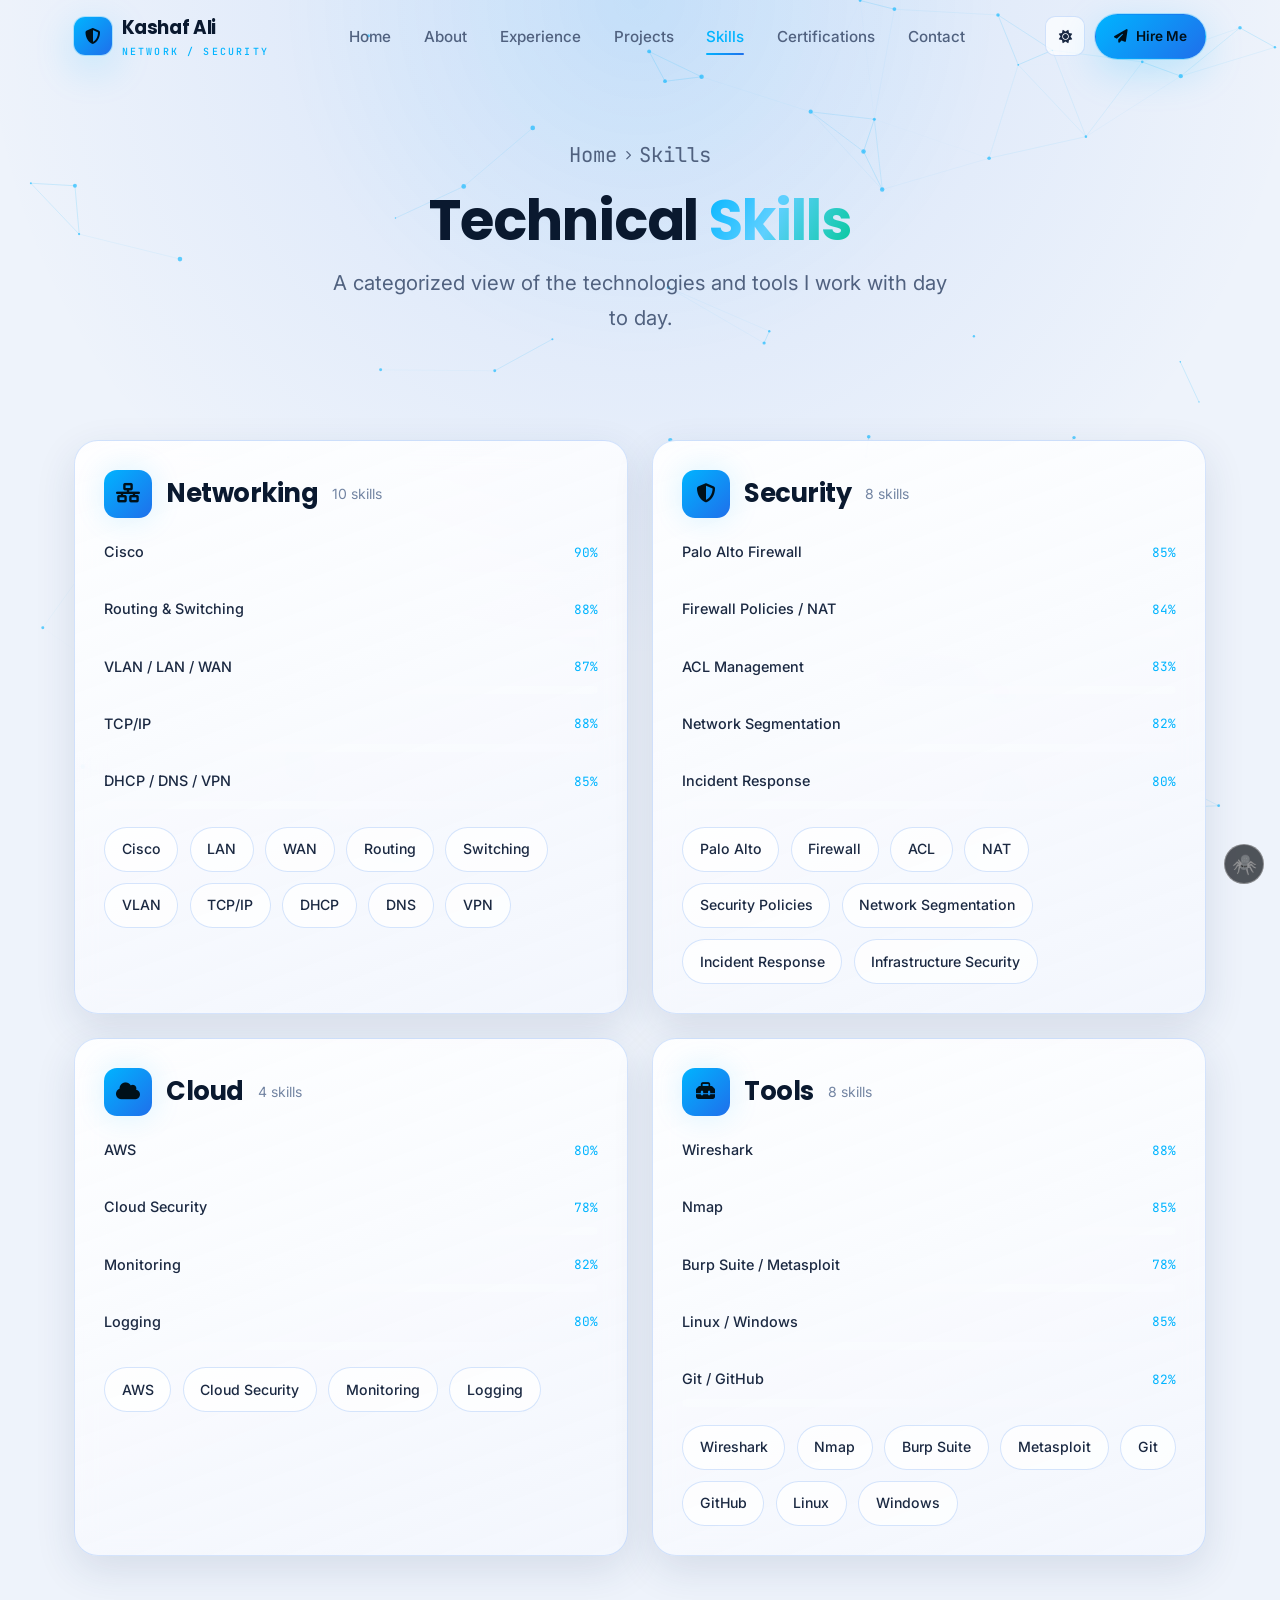
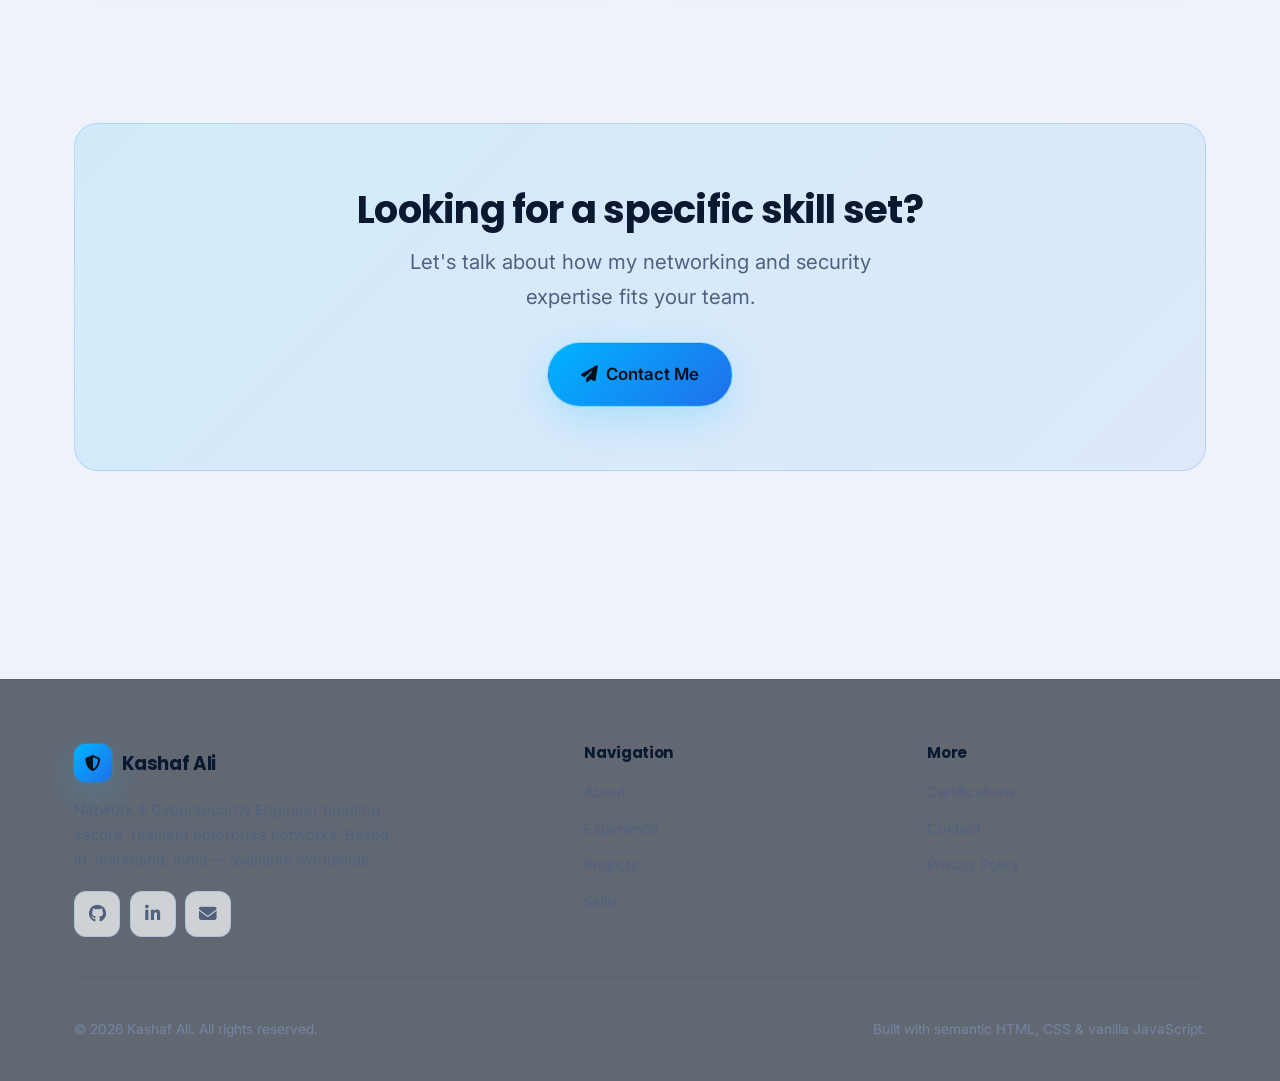
<file: skills.html>
<!DOCTYPE html>
<html lang="en" dir="ltr">
<head>
	<meta charset="UTF-8" />
	<meta name="viewport" content="width=device-width, initial-scale=1.0" />
	<title>Skills | Kashaf Ali — Network &amp; Cybersecurity Engineer</title>
	<meta name="description" content="Technical skills of Kashaf Ali across networking, security, cloud and tools — Cisco, Palo Alto, routing &amp; switching, AWS, Wireshark, Nmap and more." />
	<meta name="keywords" content="Kashaf Ali, Skills, Cisco, Palo Alto, Routing, Switching, AWS, Wireshark, Nmap, Linux" />
	<meta name="author" content="Kashaf Ali" />
	<meta name="robots" content="index, follow" />
	<meta name="theme-color" content="#08111f" />
	<link rel="canonical" href="https://f0rtysev3n.github.io/portfolio/skills.html" />
	<meta property="og:type" content="website" />
	<meta property="og:title" content="Skills | Kashaf Ali" />
	<meta property="og:description" content="Networking, security, cloud and tooling skills." />
	<meta property="og:url" content="https://f0rtysev3n.github.io/portfolio/skills.html" />
	<meta property="og:image" content="https://f0rtysev3n.github.io/portfolio/assets/images/og-cover.png" />
	<meta name="twitter:card" content="summary_large_image" />
	<link rel="icon" type="image/svg+xml" href="assets/icons/favicon.svg" />
	<link rel="preconnect" href="https://fonts.googleapis.com" />
	<link rel="preconnect" href="https://fonts.gstatic.com" crossorigin />
	<link href="https://fonts.googleapis.com/css2?family=Poppins:wght@400;500;600;700&family=Inter:wght@400;500;600;700&family=JetBrains+Mono:wght@400;500&display=swap" rel="stylesheet" />
	<link rel="stylesheet" href="https://cdnjs.cloudflare.com/ajax/libs/font-awesome/6.5.2/css/all.min.css" referrerpolicy="no-referrer" />
	<link rel="stylesheet" href="css/variables.css" />
	<link rel="stylesheet" href="css/style.css" />
	<link rel="stylesheet" href="css/animations.css" />
	<link rel="stylesheet" href="css/responsive.css" />
	<script src="js/theme.js"></script>
</head>
<body>
	<a class="skip-link" href="#main">Skip to content</a>
	<div class="loader" data-loader aria-hidden="true"><div class="loader__ring"></div><span class="loader__brand">Kashaf Ali</span></div>
	<canvas id="particles" aria-hidden="true"></canvas>
	<canvas id="cursor-trail" aria-hidden="true"></canvas>
	<div class="spotlight" data-spotlight aria-hidden="true"></div>
	<div class="scroll-progress" data-scroll-progress role="progressbar" aria-label="Page scroll progress"></div>

	<header class="nav" data-nav>
		<div class="nav__inner">
			<a class="brand" href="index.html" aria-label="Kashaf Ali home"><span class="brand__mark"><i class="fa-solid fa-shield-halved"></i></span><span>Kashaf Ali<small>NETWORK / SECURITY</small></span></a>
			<nav class="nav__menu" data-nav-menu aria-label="Primary">
				<a class="nav__link" href="index.html">Home</a>
				<a class="nav__link" href="about.html">About</a>
				<a class="nav__link" href="experience.html">Experience</a>
				<a class="nav__link" href="projects.html">Projects</a>
				<a class="nav__link" href="skills.html">Skills</a>
				<a class="nav__link" href="certifications.html">Certifications</a>
				<a class="nav__link" href="contact.html">Contact</a>
			</nav>
			<div class="nav__actions">
				<button class="theme-toggle" data-theme-toggle type="button" aria-label="Toggle color theme"><i class="fa-solid fa-moon icon-moon" aria-hidden="true"></i><i class="fa-solid fa-sun icon-sun" aria-hidden="true"></i></button>
				<a class="btn btn--primary btn--sm" href="contact.html"><i class="fa-solid fa-paper-plane"></i> Hire Me</a>
				<button class="nav__toggle" data-nav-toggle type="button" aria-label="Open menu" aria-expanded="false"><span></span><span></span><span></span></button>
			</div>
		</div>
	</header>

	<main id="main">
		<section class="page-hero">
			<div class="container" data-reveal>
				<p class="breadcrumb"><a href="index.html">Home</a> <i class="fa-solid fa-chevron-right"></i> Skills</p>
				<h1>Technical <span class="gradient-text">Skills</span></h1>
				<p>A categorized view of the technologies and tools I work with day to day.</p>
			</div>
		</section>

		<section class="section section--tight">
			<div class="container">
				<div class="grid grid--2">
					<!-- Networking -->
					<article class="skill-cat glass" data-reveal data-delay="1">
						<div class="skill-cat__head"><span class="skill-cat__icon"><i class="fa-solid fa-network-wired"></i></span><h2 class="skill-cat__title">Networking</h2><span class="skill-cat__count">10 skills</span></div>
						<div class="skill-meter"><div class="skill-meter__top"><span class="skill-meter__name">Cisco</span><span class="skill-meter__pct">90%</span></div><div class="skill-meter__track"><span class="skill-meter__fill" data-level="90"></span></div></div>
						<div class="skill-meter"><div class="skill-meter__top"><span class="skill-meter__name">Routing &amp; Switching</span><span class="skill-meter__pct">88%</span></div><div class="skill-meter__track"><span class="skill-meter__fill" data-level="88"></span></div></div>
						<div class="skill-meter"><div class="skill-meter__top"><span class="skill-meter__name">VLAN / LAN / WAN</span><span class="skill-meter__pct">87%</span></div><div class="skill-meter__track"><span class="skill-meter__fill" data-level="87"></span></div></div>
						<div class="skill-meter"><div class="skill-meter__top"><span class="skill-meter__name">TCP/IP</span><span class="skill-meter__pct">88%</span></div><div class="skill-meter__track"><span class="skill-meter__fill" data-level="88"></span></div></div>
						<div class="skill-meter"><div class="skill-meter__top"><span class="skill-meter__name">DHCP / DNS / VPN</span><span class="skill-meter__pct">85%</span></div><div class="skill-meter__track"><span class="skill-meter__fill" data-level="85"></span></div></div>
						<div class="chip-cloud"><span class="chip">Cisco</span><span class="chip">LAN</span><span class="chip">WAN</span><span class="chip">Routing</span><span class="chip">Switching</span><span class="chip">VLAN</span><span class="chip">TCP/IP</span><span class="chip">DHCP</span><span class="chip">DNS</span><span class="chip">VPN</span></div>
					</article>

					<!-- Security -->
					<article class="skill-cat glass" data-reveal data-delay="2">
						<div class="skill-cat__head"><span class="skill-cat__icon"><i class="fa-solid fa-shield-halved"></i></span><h2 class="skill-cat__title">Security</h2><span class="skill-cat__count">8 skills</span></div>
						<div class="skill-meter"><div class="skill-meter__top"><span class="skill-meter__name">Palo Alto Firewall</span><span class="skill-meter__pct">85%</span></div><div class="skill-meter__track"><span class="skill-meter__fill" data-level="85"></span></div></div>
						<div class="skill-meter"><div class="skill-meter__top"><span class="skill-meter__name">Firewall Policies / NAT</span><span class="skill-meter__pct">84%</span></div><div class="skill-meter__track"><span class="skill-meter__fill" data-level="84"></span></div></div>
						<div class="skill-meter"><div class="skill-meter__top"><span class="skill-meter__name">ACL Management</span><span class="skill-meter__pct">83%</span></div><div class="skill-meter__track"><span class="skill-meter__fill" data-level="83"></span></div></div>
						<div class="skill-meter"><div class="skill-meter__top"><span class="skill-meter__name">Network Segmentation</span><span class="skill-meter__pct">82%</span></div><div class="skill-meter__track"><span class="skill-meter__fill" data-level="82"></span></div></div>
						<div class="skill-meter"><div class="skill-meter__top"><span class="skill-meter__name">Incident Response</span><span class="skill-meter__pct">80%</span></div><div class="skill-meter__track"><span class="skill-meter__fill" data-level="80"></span></div></div>
						<div class="chip-cloud"><span class="chip">Palo Alto</span><span class="chip">Firewall</span><span class="chip">ACL</span><span class="chip">NAT</span><span class="chip">Security Policies</span><span class="chip">Network Segmentation</span><span class="chip">Incident Response</span><span class="chip">Infrastructure Security</span></div>
					</article>

					<!-- Cloud -->
					<article class="skill-cat glass" data-reveal data-delay="1">
						<div class="skill-cat__head"><span class="skill-cat__icon"><i class="fa-solid fa-cloud"></i></span><h2 class="skill-cat__title">Cloud</h2><span class="skill-cat__count">4 skills</span></div>
						<div class="skill-meter"><div class="skill-meter__top"><span class="skill-meter__name">AWS</span><span class="skill-meter__pct">80%</span></div><div class="skill-meter__track"><span class="skill-meter__fill" data-level="80"></span></div></div>
						<div class="skill-meter"><div class="skill-meter__top"><span class="skill-meter__name">Cloud Security</span><span class="skill-meter__pct">78%</span></div><div class="skill-meter__track"><span class="skill-meter__fill" data-level="78"></span></div></div>
						<div class="skill-meter"><div class="skill-meter__top"><span class="skill-meter__name">Monitoring</span><span class="skill-meter__pct">82%</span></div><div class="skill-meter__track"><span class="skill-meter__fill" data-level="82"></span></div></div>
						<div class="skill-meter"><div class="skill-meter__top"><span class="skill-meter__name">Logging</span><span class="skill-meter__pct">80%</span></div><div class="skill-meter__track"><span class="skill-meter__fill" data-level="80"></span></div></div>
						<div class="chip-cloud"><span class="chip">AWS</span><span class="chip">Cloud Security</span><span class="chip">Monitoring</span><span class="chip">Logging</span></div>
					</article>

					<!-- Tools -->
					<article class="skill-cat glass" data-reveal data-delay="2">
						<div class="skill-cat__head"><span class="skill-cat__icon"><i class="fa-solid fa-toolbox"></i></span><h2 class="skill-cat__title">Tools</h2><span class="skill-cat__count">8 skills</span></div>
						<div class="skill-meter"><div class="skill-meter__top"><span class="skill-meter__name">Wireshark</span><span class="skill-meter__pct">88%</span></div><div class="skill-meter__track"><span class="skill-meter__fill" data-level="88"></span></div></div>
						<div class="skill-meter"><div class="skill-meter__top"><span class="skill-meter__name">Nmap</span><span class="skill-meter__pct">85%</span></div><div class="skill-meter__track"><span class="skill-meter__fill" data-level="85"></span></div></div>
						<div class="skill-meter"><div class="skill-meter__top"><span class="skill-meter__name">Burp Suite / Metasploit</span><span class="skill-meter__pct">78%</span></div><div class="skill-meter__track"><span class="skill-meter__fill" data-level="78"></span></div></div>
						<div class="skill-meter"><div class="skill-meter__top"><span class="skill-meter__name">Linux / Windows</span><span class="skill-meter__pct">85%</span></div><div class="skill-meter__track"><span class="skill-meter__fill" data-level="85"></span></div></div>
						<div class="skill-meter"><div class="skill-meter__top"><span class="skill-meter__name">Git / GitHub</span><span class="skill-meter__pct">82%</span></div><div class="skill-meter__track"><span class="skill-meter__fill" data-level="82"></span></div></div>
						<div class="chip-cloud"><span class="chip">Wireshark</span><span class="chip">Nmap</span><span class="chip">Burp Suite</span><span class="chip">Metasploit</span><span class="chip">Git</span><span class="chip">GitHub</span><span class="chip">Linux</span><span class="chip">Windows</span></div>
					</article>
				</div>
			</div>
		</section>

		<section class="section">
			<div class="container">
				<div class="cta-band" data-reveal>
					<h2>Looking for a specific skill set?</h2>
					<p>Let's talk about how my networking and security expertise fits your team.</p>
					<div class="cta-band__actions"><a class="btn btn--primary btn--lg" href="contact.html"><i class="fa-solid fa-paper-plane"></i> Contact Me</a></div>
				</div>
			</div>
		</section>
	</main>

	<footer class="footer">
		<div class="container">
			<div class="footer__grid">
				<div class="footer__brand">
					<a class="brand" href="index.html"><span class="brand__mark"><i class="fa-solid fa-shield-halved"></i></span><span>Kashaf Ali</span></a>
					<p>Network &amp; Cybersecurity Engineer building secure, resilient enterprise networks. Based in Jharkhand, India — available worldwide.</p>
					<div class="footer__socials">
						<a class="social-btn" href="https://github.com/f0rtysev3n" target="_blank" rel="noopener" aria-label="GitHub"><i class="fa-brands fa-github"></i></a>
						<a class="social-btn" href="https://www.linkedin.com/in/47Kashaf" target="_blank" rel="noopener" aria-label="LinkedIn"><i class="fa-brands fa-linkedin-in"></i></a>
						<a class="social-btn" href="mailto:K4shafali@gmail.com" aria-label="Email"><i class="fa-solid fa-envelope"></i></a>
					</div>
				</div>
				<div class="footer__col"><h4>Navigation</h4><ul><li><a href="about.html">About</a></li><li><a href="experience.html">Experience</a></li><li><a href="projects.html">Projects</a></li><li><a href="skills.html">Skills</a></li></ul></div>
				<div class="footer__col"><h4>More</h4><ul><li><a href="certifications.html">Certifications</a></li><li><a href="contact.html">Contact</a></li><li><a href="privacy.html">Privacy Policy</a></li></ul></div>
			</div>
			<div class="footer__bottom"><span>&copy; <span data-year>2025</span> Kashaf Ali. All rights reserved.</span><span>Built with semantic HTML, CSS &amp; vanilla JavaScript.</span></div>
		</div>
	</footer>

	<script src="js/particles.js" defer></script>
	<script src="js/cursor-trail.js" defer></script>
	<script src="js/scroll.js" defer></script>
	<script src="js/script.js" defer></script>
</body>
</html>
</file>
<file: css/variables.css>
/* ============================================================
   variables.css
   Global design tokens: colors, typography, spacing, radius,
   shadows, transitions and layout sizing.
   Single source of truth for the whole portfolio theme.
   ============================================================ */

:root {
	/* ---------- Brand color palette ---------- */
	--color-bg: #08111f;
	--color-bg-alt: #0a192f;
	--color-surface: #0d1f38;
	--color-surface-2: #112743;
	--color-accent: #00b4ff;
	--color-accent-2: #1f6feb;
	--color-success: #00c896;
	--color-warning: #f59e0b;
	--color-danger: #ff5d6c;

	/* ---------- Text colors ---------- */
	--color-text: #e6f1ff;
	--color-heading: #ffffff;
	--color-muted: #8da2c0;
	--color-faint: #5f739a;

	/* ---------- Glass / borders ---------- */
	--glass-bg: rgba(17, 39, 67, 0.55);
	--glass-bg-strong: rgba(17, 39, 67, 0.78);
	--glass-border: rgba(0, 180, 255, 0.16);
	--glass-border-strong: rgba(0, 180, 255, 0.4);
	--hairline: rgba(255, 255, 255, 0.07);

	/* ---------- Gradients ---------- */
	--gradient-accent: linear-gradient(135deg, #00b4ff 0%, #1f6feb 100%);
	--gradient-text: linear-gradient(120deg, #00b4ff 0%, #5fd0ff 45%, #00c896 100%);
	--gradient-surface: linear-gradient(160deg, rgba(17, 39, 67, 0.85), rgba(10, 25, 47, 0.65));
	--gradient-glow: radial-gradient(circle at 50% 0%, rgba(0, 180, 255, 0.18), transparent 60%);

	/* ---------- Typography ---------- */
	--font-heading: "Poppins", "Segoe UI", sans-serif;
	--font-body: "Inter", "Segoe UI", system-ui, sans-serif;
	--font-mono: "JetBrains Mono", "Fira Code", ui-monospace, monospace;

	--fw-regular: 400;
	--fw-medium: 500;
	--fw-semibold: 600;
	--fw-bold: 700;

	/* Fluid type scale */
	--fs-hero: clamp(2.75rem, 6vw, 5rem);
	--fs-h1: clamp(2.25rem, 4.5vw, 3.5rem);
	--fs-h2: clamp(1.75rem, 3vw, 2.5rem);
	--fs-h3: clamp(1.25rem, 2vw, 1.6rem);
	--fs-lead: clamp(1.05rem, 1.6vw, 1.3rem);
	--fs-body: 1rem;
	--fs-small: 0.875rem;

	/* ---------- Spacing scale ---------- */
	--space-xs: 0.5rem;
	--space-sm: 0.875rem;
	--space-md: 1.5rem;
	--space-lg: 2.5rem;
	--space-xl: 4rem;
	--space-2xl: 6.5rem;

	/* ---------- Radius ---------- */
	--radius-sm: 10px;
	--radius-md: 16px;
	--radius-lg: 24px;
	--radius-pill: 999px;

	/* ---------- Shadows / glow ---------- */
	--shadow-sm: 0 4px 16px rgba(2, 8, 20, 0.35);
	--shadow-md: 0 14px 40px rgba(2, 8, 20, 0.45);
	--shadow-lg: 0 30px 70px rgba(2, 8, 20, 0.55);
	--glow-accent: 0 0 0 1px rgba(0, 180, 255, 0.25), 0 12px 40px rgba(0, 180, 255, 0.22);
	--glow-soft: 0 0 30px rgba(0, 180, 255, 0.15);

	/* ---------- Motion ---------- */
	--ease: cubic-bezier(0.22, 1, 0.36, 1);
	--ease-out: cubic-bezier(0.16, 1, 0.3, 1);
	--t-fast: 0.18s;
	--t-base: 0.3s;
	--t-slow: 0.6s;

	/* ---------- Layout ---------- */
	--container: 1180px;
	--container-narrow: 820px;
	--nav-height: 74px;
	--z-nav: 1000;
	--z-overlay: 1100;
	--z-loader: 2000;
}

/* Light theme overrides (toggled via [data-theme="light"] on <html>) */
[data-theme="light"] {
	--color-bg: #eef3fb;
	--color-bg-alt: #ffffff;
	--color-surface: #ffffff;
	--color-surface-2: #f4f7fd;
	--color-text: #1b2942;
	--color-heading: #0a192f;
	--color-muted: #50617f;
	--color-faint: #7385a3;
	--glass-bg: rgba(255, 255, 255, 0.7);
	--glass-bg-strong: rgba(255, 255, 255, 0.9);
	--glass-border: rgba(31, 111, 235, 0.18);
	--glass-border-strong: rgba(31, 111, 235, 0.4);
	--hairline: rgba(10, 25, 47, 0.08);
	--gradient-surface: linear-gradient(160deg, rgba(255, 255, 255, 0.9), rgba(244, 247, 253, 0.8));
	--gradient-glow: radial-gradient(circle at 50% 0%, rgba(31, 111, 235, 0.12), transparent 60%);
	--shadow-md: 0 14px 40px rgba(31, 56, 100, 0.12);
	--shadow-lg: 0 30px 70px rgba(31, 56, 100, 0.16);
}
</file>
<file: css/style.css>
/* ============================================================
   style.css
   Core layout & component styling for the portfolio.
   Depends on variables.css (load it first).
   Sections: reset > base > layout > nav > buttons > hero >
   sections > cards > timeline > skills > certs > contact >
   footer > misc.
   ============================================================ */

/* ---------------- Reset & base ---------------- */
*,
*::before,
*::after {
	box-sizing: border-box;
	margin: 0;
	padding: 0;
}

html {
	scroll-behavior: smooth;
	scroll-padding-top: var(--nav-height);
	-webkit-text-size-adjust: 100%;
}

body {
	font-family: var(--font-body);
	font-size: var(--fs-body);
	font-weight: var(--fw-regular);
	line-height: 1.7;
	color: var(--color-text);
	background-color: var(--color-bg);
	background-image: var(--gradient-glow);
	background-repeat: no-repeat;
	background-attachment: fixed;
	overflow-x: hidden;
	-webkit-font-smoothing: antialiased;
	text-rendering: optimizeLegibility;
	transition: background-color var(--t-base) var(--ease), color var(--t-base) var(--ease);
}

h1, h2, h3, h4, h5, h6 {
	font-family: var(--font-heading);
	color: var(--color-heading);
	line-height: 1.15;
	font-weight: var(--fw-bold);
	letter-spacing: -0.02em;
}

p {
	color: var(--color-text);
}

a {
	color: var(--color-accent);
	text-decoration: none;
	transition: color var(--t-fast) var(--ease);
}

a:hover {
	color: #5fd0ff;
}

img {
	max-width: 100%;
	display: block;
}

ul {
	list-style: none;
}

:focus-visible {
	outline: 2px solid var(--color-accent);
	outline-offset: 3px;
	border-radius: 4px;
}

::selection {
	background: rgba(0, 180, 255, 0.3);
	color: #fff;
}

/* Custom scrollbar */
::-webkit-scrollbar {
	width: 10px;
}
::-webkit-scrollbar-track {
	background: var(--color-bg-alt);
}
::-webkit-scrollbar-thumb {
	background: linear-gradient(var(--color-accent), var(--color-accent-2));
	border-radius: 10px;
}

/* Skip link for keyboard users */
.skip-link {
	position: absolute;
	left: -999px;
	top: 0;
	z-index: var(--z-loader);
	background: var(--color-accent);
	color: #001019;
	padding: 0.7rem 1.2rem;
	border-radius: 0 0 var(--radius-sm) 0;
	font-weight: var(--fw-semibold);
}
.skip-link:focus {
	left: 0;
}

/* ---------------- Layout helpers ---------------- */
.container {
	width: 100%;
	max-width: var(--container);
	margin-inline: auto;
	padding-inline: 1.5rem;
}

.section {
	padding-block: var(--space-2xl);
	position: relative;
}

.section--tight {
	padding-block: var(--space-xl);
}

.section-head {
	max-width: 680px;
	margin-bottom: var(--space-xl);
}

.section-head--center {
	margin-inline: auto;
	text-align: center;
}

.eyebrow {
	display: inline-flex;
	align-items: center;
	gap: 0.5rem;
	font-family: var(--font-mono);
	font-size: var(--fs-small);
	letter-spacing: 0.18em;
	text-transform: uppercase;
	color: var(--color-accent);
	margin-bottom: 0.9rem;
}
.eyebrow::before {
	content: "";
	width: 26px;
	height: 2px;
	background: var(--gradient-accent);
	border-radius: 2px;
}
.section-head--center .eyebrow {
	justify-content: center;
}

.section-title {
	font-size: var(--fs-h2);
	margin-bottom: 1rem;
}

.section-subtitle {
	color: var(--color-muted);
	font-size: var(--fs-lead);
}

.gradient-text {
	background: var(--gradient-text);
	-webkit-background-clip: text;
	background-clip: text;
	-webkit-text-fill-color: transparent;
	color: transparent;
}

.text-muted { color: var(--color-muted); }
.text-center { text-align: center; }

/* ---------------- Loader ---------------- */
.loader {
	position: fixed;
	inset: 0;
	z-index: var(--z-loader);
	display: grid;
	place-items: center;
	background: var(--color-bg);
	transition: opacity 0.5s var(--ease), visibility 0.5s var(--ease);
}
.loader.is-hidden {
	opacity: 0;
	visibility: hidden;
}
.loader__ring {
	width: 64px;
	height: 64px;
	border-radius: 50%;
	border: 3px solid rgba(0, 180, 255, 0.15);
	border-top-color: var(--color-accent);
	animation: spin 0.9s linear infinite;
}
.loader__brand {
	position: absolute;
	margin-top: 110px;
	font-family: var(--font-mono);
	font-size: 0.85rem;
	letter-spacing: 0.3em;
	color: var(--color-muted);
	text-transform: uppercase;
}

/* ---------------- Scroll progress ---------------- */
.scroll-progress {
	position: fixed;
	top: 0;
	left: 0;
	height: 3px;
	width: 0%;
	background: var(--gradient-accent);
	z-index: calc(var(--z-nav) + 1);
	box-shadow: var(--glow-soft);
}

/* ---------------- Particle / spotlight background ---------------- */
#particles {
	position: fixed;
	inset: 0;
	z-index: -2;
	pointer-events: none;
}
.spotlight {
	position: fixed;
	inset: 0;
	z-index: -1;
	pointer-events: none;
	background: radial-gradient(
		600px circle at var(--mx, 50%) var(--my, 0%),
		rgba(0, 180, 255, 0.08),
		transparent 60%
	);
	transition: background 0.2s ease;
}

/* ---------------- Navigation ---------------- */
.nav {
	position: fixed;
	top: 0;
	inset-inline: 0;
	z-index: var(--z-nav);
	height: var(--nav-height);
	display: flex;
	align-items: center;
	transition: background var(--t-base) var(--ease), box-shadow var(--t-base) var(--ease), border-color var(--t-base) var(--ease);
	border-bottom: 1px solid transparent;
}
.nav.is-scrolled {
	background: rgba(8, 17, 31, 0.78);
	backdrop-filter: blur(14px);
	-webkit-backdrop-filter: blur(14px);
	border-bottom-color: var(--hairline);
	box-shadow: var(--shadow-sm);
}
[data-theme="light"] .nav.is-scrolled {
	background: rgba(255, 255, 255, 0.8);
}
.nav__inner {
	width: 100%;
	max-width: var(--container);
	margin-inline: auto;
	padding-inline: 1.5rem;
	display: flex;
	align-items: center;
	justify-content: space-between;
	gap: 1rem;
}
.brand {
	display: inline-flex;
	align-items: center;
	gap: 0.6rem;
	font-family: var(--font-heading);
	font-weight: var(--fw-bold);
	font-size: 1.15rem;
	color: var(--color-heading);
	letter-spacing: -0.02em;
}
.brand__mark {
	display: grid;
	place-items: center;
	width: 38px;
	height: 38px;
	border-radius: 11px;
	background: var(--gradient-accent);
	color: #001019;
	font-weight: var(--fw-bold);
	box-shadow: var(--glow-accent);
}
.brand__mark i { font-size: 1rem; }
.brand span small {
	display: block;
	font-family: var(--font-mono);
	font-size: 0.62rem;
	letter-spacing: 0.22em;
	color: var(--color-accent);
	font-weight: var(--fw-medium);
}

.nav__menu {
	display: flex;
	align-items: center;
	gap: 0.35rem;
}
.nav__link {
	position: relative;
	padding: 0.5rem 0.85rem;
	color: var(--color-muted);
	font-weight: var(--fw-medium);
	font-size: 0.95rem;
	border-radius: var(--radius-sm);
	transition: color var(--t-fast) var(--ease), background var(--t-fast) var(--ease);
}
.nav__link:hover {
	color: var(--color-heading);
	background: rgba(255, 255, 255, 0.04);
}
.nav__link.is-active {
	color: var(--color-accent);
}
.nav__link.is-active::after {
	content: "";
	position: absolute;
	left: 0.85rem;
	right: 0.85rem;
	bottom: 2px;
	height: 2px;
	background: var(--gradient-accent);
	border-radius: 2px;
}
.nav__actions {
	display: flex;
	align-items: center;
	gap: 0.6rem;
}

.theme-toggle {
	display: grid;
	place-items: center;
	width: 40px;
	height: 40px;
	border-radius: var(--radius-sm);
	border: 1px solid var(--glass-border);
	background: var(--glass-bg);
	color: var(--color-text);
	cursor: pointer;
	transition: all var(--t-fast) var(--ease);
}
.theme-toggle:hover {
	border-color: var(--glass-border-strong);
	color: var(--color-accent);
}
.theme-toggle .icon-sun { display: none; }
[data-theme="light"] .theme-toggle .icon-sun { display: block; }
[data-theme="light"] .theme-toggle .icon-moon { display: none; }

.nav__toggle {
	display: none;
	flex-direction: column;
	justify-content: center;
	gap: 5px;
	width: 44px;
	height: 44px;
	padding: 0 10px;
	border: 1px solid var(--glass-border);
	border-radius: var(--radius-sm);
	background: var(--glass-bg);
	cursor: pointer;
}
.nav__toggle span {
	display: block;
	height: 2px;
	width: 100%;
	background: var(--color-text);
	border-radius: 2px;
	transition: transform var(--t-fast) var(--ease), opacity var(--t-fast) var(--ease);
}
.nav__toggle.is-open span:nth-child(1) { transform: translateY(7px) rotate(45deg); }
.nav__toggle.is-open span:nth-child(2) { opacity: 0; }
.nav__toggle.is-open span:nth-child(3) { transform: translateY(-7px) rotate(-45deg); }

/* ---------------- Buttons ---------------- */
.btn {
	position: relative;
	display: inline-flex;
	align-items: center;
	justify-content: center;
	gap: 0.55rem;
	padding: 0.85rem 1.6rem;
	font-family: var(--font-body);
	font-weight: var(--fw-semibold);
	font-size: 0.95rem;
	border-radius: var(--radius-pill);
	border: 1px solid transparent;
	cursor: pointer;
	overflow: hidden;
	transition: transform var(--t-fast) var(--ease), box-shadow var(--t-base) var(--ease), background var(--t-base) var(--ease), color var(--t-base) var(--ease), border-color var(--t-base) var(--ease);
	white-space: nowrap;
}
.btn:hover { transform: translateY(-3px); }
.btn:active { transform: translateY(-1px); }

.btn--primary {
	background: var(--gradient-accent);
	color: #001019;
	box-shadow: var(--glow-accent);
}
.btn--primary:hover {
	box-shadow: 0 0 0 1px rgba(0, 180, 255, 0.4), 0 18px 50px rgba(0, 180, 255, 0.35);
	color: #001019;
}
.btn--secondary {
	background: var(--glass-bg);
	color: var(--color-heading);
	border-color: var(--glass-border);
	backdrop-filter: blur(8px);
}
.btn--secondary:hover {
	border-color: var(--glass-border-strong);
	color: var(--color-accent);
}
.btn--ghost {
	background: transparent;
	color: var(--color-muted);
	border-color: var(--hairline);
}
.btn--ghost:hover {
	color: var(--color-heading);
	border-color: var(--glass-border-strong);
}
.btn--sm { padding: 0.6rem 1.1rem; font-size: 0.85rem; }
.btn--lg { padding: 1rem 2rem; font-size: 1.05rem; }
.btn--block { display: flex; width: 100%; }

/* Ripple element injected by script.js */
.ripple {
	position: absolute;
	border-radius: 50%;
	transform: scale(0);
	background: rgba(255, 255, 255, 0.45);
	animation: ripple 0.6s linear;
	pointer-events: none;
}

/* ---------------- Glass card base ---------------- */
.glass {
	background: var(--gradient-surface);
	border: 1px solid var(--glass-border);
	border-radius: var(--radius-lg);
	backdrop-filter: blur(14px);
	-webkit-backdrop-filter: blur(14px);
	box-shadow: var(--shadow-md);
}

/* ---------------- Hero ---------------- */
.hero {
	position: relative;
	padding-top: calc(var(--nav-height) + var(--space-2xl));
	padding-bottom: var(--space-2xl);
	overflow: hidden;
}
.hero__grid {
	display: grid;
	grid-template-columns: 1.15fr 0.85fr;
	gap: var(--space-xl);
	align-items: center;
}
.status-pill {
	display: inline-flex;
	align-items: center;
	gap: 0.55rem;
	padding: 0.45rem 1rem;
	border-radius: var(--radius-pill);
	background: rgba(0, 200, 150, 0.12);
	border: 1px solid rgba(0, 200, 150, 0.3);
	color: var(--color-success);
	font-size: var(--fs-small);
	font-weight: var(--fw-medium);
	margin-bottom: 1.5rem;
}
.status-pill__dot {
	width: 8px;
	height: 8px;
	border-radius: 50%;
	background: var(--color-success);
	box-shadow: 0 0 0 0 rgba(0, 200, 150, 0.6);
	animation: pulse 2s infinite;
}
.hero__title {
	font-size: var(--fs-hero);
	margin-bottom: 0.5rem;
}
.hero__role {
	display: flex;
	align-items: baseline;
	gap: 0.6rem;
	flex-wrap: wrap;
	font-family: var(--font-heading);
	font-weight: var(--fw-semibold);
	font-size: clamp(1.3rem, 3vw, 2rem);
	color: var(--color-muted);
	margin-bottom: 1.4rem;
	min-height: 1.4em;
}
.typed-text { color: var(--color-accent); }
.typed-cursor {
	display: inline-block;
	width: 3px;
	height: 1.1em;
	background: var(--color-accent);
	margin-left: 2px;
	translate: 0 4px;
	animation: blink 1s steps(2) infinite;
}
.hero__tagline {
	font-size: var(--fs-lead);
	color: var(--color-muted);
	max-width: 540px;
	margin-bottom: 2rem;
}
.hero__cta {
	display: flex;
	flex-wrap: wrap;
	gap: 0.9rem;
	margin-bottom: 2.2rem;
}
.hero__socials {
	display: flex;
	gap: 0.7rem;
}
.social-btn {
	display: grid;
	place-items: center;
	width: 46px;
	height: 46px;
	border-radius: 12px;
	background: var(--glass-bg);
	border: 1px solid var(--glass-border);
	color: var(--color-muted);
	font-size: 1.1rem;
	transition: all var(--t-fast) var(--ease);
}
.social-btn:hover {
	color: var(--color-accent);
	border-color: var(--glass-border-strong);
	transform: translateY(-3px);
	box-shadow: var(--glow-soft);
}

/* Hero visual / terminal card */
.hero__visual {
	position: relative;
}
.terminal {
	border-radius: var(--radius-lg);
	overflow: hidden;
	background: rgba(6, 14, 26, 0.85);
	border: 1px solid var(--glass-border);
	box-shadow: var(--shadow-lg);
	font-family: var(--font-mono);
	font-size: 0.84rem;
}
.terminal__bar {
	display: flex;
	align-items: center;
	gap: 0.5rem;
	padding: 0.8rem 1rem;
	background: rgba(255, 255, 255, 0.03);
	border-bottom: 1px solid var(--hairline);
}
.terminal__dot { width: 12px; height: 12px; border-radius: 50%; }
.terminal__dot--r { background: #ff5f56; }
.terminal__dot--y { background: #ffbd2e; }
.terminal__dot--g { background: #27c93f; }
.terminal__title {
	margin-left: auto;
	color: var(--color-faint);
	font-size: 0.72rem;
}
.terminal__body {
	padding: 1.2rem 1.3rem;
	line-height: 1.9;
	color: #b9c9e0;
}
.terminal__body .ln { display: block; white-space: pre-wrap; }
.t-prompt { color: var(--color-success); }
.t-cmd { color: #eaf2ff; }
.t-key { color: var(--color-accent); }
.t-str { color: var(--color-warning); }
.t-com { color: var(--color-faint); }

.hero__chip {
	position: absolute;
	display: inline-flex;
	align-items: center;
	gap: 0.5rem;
	padding: 0.6rem 0.95rem;
	border-radius: var(--radius-pill);
	background: var(--glass-bg-strong);
	border: 1px solid var(--glass-border);
	box-shadow: var(--shadow-md);
	font-size: 0.82rem;
	font-weight: var(--fw-medium);
	backdrop-filter: blur(10px);
}
.hero__chip i { color: var(--color-accent); }
.hero__chip--1 { top: -18px; right: 8%; animation: float 5s ease-in-out infinite; }
.hero__chip--2 { bottom: 30px; left: -22px; animation: float 6s ease-in-out infinite 0.6s; }
.hero__chip--2 i { color: var(--color-success); }

/* ---------------- Stat cards ---------------- */
.stat-grid {
	display: grid;
	grid-template-columns: repeat(4, 1fr);
	gap: 1.2rem;
}
.stat-card {
	padding: 1.6rem 1.4rem;
	border-radius: var(--radius-md);
	text-align: center;
	transition: transform var(--t-base) var(--ease), border-color var(--t-base) var(--ease), box-shadow var(--t-base) var(--ease);
}
.stat-card:hover {
	transform: translateY(-6px);
	border-color: var(--glass-border-strong);
	box-shadow: var(--glow-accent);
}
.stat-card__icon {
	display: grid;
	place-items: center;
	width: 50px;
	height: 50px;
	margin: 0 auto 0.9rem;
	border-radius: 14px;
	background: rgba(0, 180, 255, 0.1);
	color: var(--color-accent);
	font-size: 1.3rem;
}
.stat-card__value {
	font-family: var(--font-heading);
	font-weight: var(--fw-bold);
	font-size: 2.4rem;
	line-height: 1;
	color: var(--color-heading);
}
.stat-card__value .suffix { color: var(--color-accent); }
.stat-card__label {
	color: var(--color-muted);
	font-size: var(--fs-small);
	margin-top: 0.4rem;
}

/* ---------------- Generic card grid ---------------- */
.grid {
	display: grid;
	gap: 1.5rem;
}
.grid--2 { grid-template-columns: repeat(2, 1fr); }
.grid--3 { grid-template-columns: repeat(3, 1fr); }
.grid--4 { grid-template-columns: repeat(4, 1fr); }

/* ---------------- Project cards ---------------- */
.project-card {
	display: flex;
	flex-direction: column;
	border-radius: var(--radius-lg);
	overflow: hidden;
	transition: transform var(--t-base) var(--ease), border-color var(--t-base) var(--ease), box-shadow var(--t-base) var(--ease);
}
.project-card:hover {
	transform: translateY(-8px);
	border-color: var(--glass-border-strong);
	box-shadow: var(--glow-accent);
}
.project-card__media {
	position: relative;
	aspect-ratio: 16 / 9;
	background: linear-gradient(135deg, rgba(0, 180, 255, 0.14), rgba(31, 111, 235, 0.08));
	display: grid;
	place-items: center;
	border-bottom: 1px solid var(--hairline);
	overflow: hidden;
}
.project-card__media i {
	font-size: 3rem;
	color: rgba(0, 180, 255, 0.55);
	transition: transform var(--t-base) var(--ease);
}
.project-card:hover .project-card__media i { transform: scale(1.12) rotate(-4deg); }
.project-card__media .badge-float {
	position: absolute;
	top: 0.9rem;
	left: 0.9rem;
}
.project-card__body {
	padding: 1.5rem;
	display: flex;
	flex-direction: column;
	flex: 1;
}
.project-card__title {
	font-size: var(--fs-h3);
	margin-bottom: 0.6rem;
}
.project-card__desc {
	color: var(--color-muted);
	font-size: 0.95rem;
	margin-bottom: 1.1rem;
	flex: 1;
}
.tag-row {
	display: flex;
	flex-wrap: wrap;
	gap: 0.5rem;
	margin-bottom: 1.2rem;
}
.tag {
	padding: 0.3rem 0.75rem;
	border-radius: var(--radius-pill);
	background: rgba(0, 180, 255, 0.08);
	border: 1px solid var(--glass-border);
	color: var(--color-accent);
	font-size: 0.74rem;
	font-family: var(--font-mono);
	letter-spacing: 0.02em;
}
.project-card__actions {
	display: flex;
	flex-wrap: wrap;
	gap: 0.6rem;
}

/* ---------------- Badges ---------------- */
.badge {
	display: inline-flex;
	align-items: center;
	gap: 0.4rem;
	padding: 0.32rem 0.8rem;
	border-radius: var(--radius-pill);
	font-size: 0.74rem;
	font-weight: var(--fw-semibold);
	font-family: var(--font-mono);
	letter-spacing: 0.03em;
}
.badge--accent { background: rgba(0, 180, 255, 0.14); color: var(--color-accent); border: 1px solid var(--glass-border); }
.badge--success { background: rgba(0, 200, 150, 0.14); color: var(--color-success); border: 1px solid rgba(0, 200, 150, 0.3); }
.badge--warning { background: rgba(245, 158, 11, 0.14); color: var(--color-warning); border: 1px solid rgba(245, 158, 11, 0.3); }

/* ---------------- Timeline ---------------- */
.timeline {
	position: relative;
	max-width: 860px;
	margin-inline: auto;
	padding-left: 0;
}
.timeline::before {
	content: "";
	position: absolute;
	left: 22px;
	top: 6px;
	bottom: 6px;
	width: 2px;
	background: linear-gradient(var(--color-accent), rgba(0, 180, 255, 0.05));
}
.timeline-item {
	position: relative;
	padding-left: 64px;
	padding-bottom: 2.4rem;
}
.timeline-item:last-child { padding-bottom: 0; }
.timeline-item__dot {
	position: absolute;
	left: 11px;
	top: 4px;
	width: 24px;
	height: 24px;
	border-radius: 50%;
	display: grid;
	place-items: center;
	background: var(--color-bg-alt);
	border: 2px solid var(--color-accent);
	color: var(--color-accent);
	font-size: 0.7rem;
	box-shadow: 0 0 0 5px rgba(8, 17, 31, 0.9), var(--glow-soft);
}
.timeline-card {
	padding: 1.6rem 1.7rem;
	border-radius: var(--radius-md);
	transition: transform var(--t-base) var(--ease), border-color var(--t-base) var(--ease), box-shadow var(--t-base) var(--ease);
}
.timeline-card:hover {
	transform: translateX(6px);
	border-color: var(--glass-border-strong);
	box-shadow: var(--glow-accent);
}
.timeline-card__top {
	display: flex;
	flex-wrap: wrap;
	justify-content: space-between;
	align-items: center;
	gap: 0.6rem;
	margin-bottom: 0.3rem;
}
.timeline-card__role { font-size: var(--fs-h3); }
.timeline-card__org {
	color: var(--color-accent);
	font-weight: var(--fw-semibold);
	margin-bottom: 0.9rem;
	display: flex;
	align-items: center;
	gap: 0.5rem;
	flex-wrap: wrap;
}
.timeline-card__org .sep { color: var(--color-faint); }
.timeline-card__org .loc { color: var(--color-muted); font-weight: var(--fw-regular); }
.timeline-card ul {
	display: grid;
	gap: 0.55rem;
}
.timeline-card ul li {
	position: relative;
	padding-left: 1.5rem;
	color: var(--color-muted);
	font-size: 0.95rem;
}
.timeline-card ul li::before {
	content: "\f0da";
	font-family: "Font Awesome 6 Free";
	font-weight: 900;
	position: absolute;
	left: 0;
	top: 1px;
	color: var(--color-accent);
	font-size: 0.8rem;
}
.timeline-card__tags {
	margin-top: 1.1rem;
	display: flex;
	flex-wrap: wrap;
	gap: 0.45rem;
}

/* ---------------- Skills ---------------- */
.skill-cat {
	padding: 1.8rem;
	border-radius: var(--radius-lg);
	transition: transform var(--t-base) var(--ease), border-color var(--t-base) var(--ease), box-shadow var(--t-base) var(--ease);
}
.skill-cat:hover {
	transform: translateY(-6px);
	border-color: var(--glass-border-strong);
	box-shadow: var(--glow-accent);
}
.skill-cat__head {
	display: flex;
	align-items: center;
	gap: 0.9rem;
	margin-bottom: 1.4rem;
}
.skill-cat__icon {
	display: grid;
	place-items: center;
	width: 48px;
	height: 48px;
	border-radius: 13px;
	background: var(--gradient-accent);
	color: #001019;
	font-size: 1.2rem;
	box-shadow: var(--glow-soft);
}
.skill-cat__title { font-size: var(--fs-h3); }
.skill-cat__count { color: var(--color-faint); font-size: var(--fs-small); }

.skill-meter { margin-bottom: 1.1rem; }
.skill-meter:last-child { margin-bottom: 0; }
.skill-meter__top {
	display: flex;
	justify-content: space-between;
	align-items: center;
	margin-bottom: 0.45rem;
	font-size: 0.9rem;
}
.skill-meter__name { color: var(--color-text); font-weight: var(--fw-medium); }
.skill-meter__pct { color: var(--color-accent); font-family: var(--font-mono); font-size: 0.8rem; }
.skill-meter__track {
	height: 8px;
	border-radius: var(--radius-pill);
	background: rgba(255, 255, 255, 0.06);
	overflow: hidden;
}
.skill-meter__fill {
	height: 100%;
	width: 0;
	border-radius: var(--radius-pill);
	background: var(--gradient-accent);
	transition: width 1.3s var(--ease-out);
}

/* Skill chips (tag cloud) */
.chip-cloud {
	display: flex;
	flex-wrap: wrap;
	gap: 0.7rem;
}
.chip {
	display: inline-flex;
	align-items: center;
	gap: 0.5rem;
	padding: 0.6rem 1.05rem;
	border-radius: var(--radius-pill);
	background: var(--glass-bg);
	border: 1px solid var(--glass-border);
	color: var(--color-text);
	font-size: 0.88rem;
	font-weight: var(--fw-medium);
	transition: all var(--t-fast) var(--ease);
}
.chip:hover {
	color: var(--color-accent);
	border-color: var(--glass-border-strong);
	transform: translateY(-3px);
	box-shadow: var(--glow-soft);
}
.chip i { color: var(--color-accent); }

/* ---------------- Certifications ---------------- */
.cert-card {
	position: relative;
	padding: 1.8rem;
	border-radius: var(--radius-lg);
	text-align: center;
	transition: transform var(--t-base) var(--ease), border-color var(--t-base) var(--ease), box-shadow var(--t-base) var(--ease);
	overflow: hidden;
}
.cert-card::after {
	content: "";
	position: absolute;
	inset: 0;
	background: radial-gradient(circle at 50% 0%, rgba(0, 180, 255, 0.12), transparent 60%);
	opacity: 0;
	transition: opacity var(--t-base) var(--ease);
}
.cert-card:hover { transform: translateY(-8px); border-color: var(--glass-border-strong); box-shadow: var(--glow-accent); }
.cert-card:hover::after { opacity: 1; }
.cert-card__badge {
	position: relative;
	display: grid;
	place-items: center;
	width: 84px;
	height: 84px;
	margin: 0 auto 1.2rem;
	border-radius: 50%;
	background: conic-gradient(from 180deg, var(--color-accent), var(--color-accent-2), var(--color-success), var(--color-accent));
	color: #001019;
	font-size: 2rem;
}
.cert-card__badge::before {
	content: "";
	position: absolute;
	inset: 4px;
	border-radius: 50%;
	background: var(--color-surface);
}
.cert-card__badge i { position: relative; color: var(--color-accent); }
.cert-card__title { font-size: 1.2rem; margin-bottom: 0.35rem; position: relative; }
.cert-card__issuer { color: var(--color-muted); font-size: 0.9rem; position: relative; }
.cert-card__date {
	display: inline-block;
	margin: 0.9rem 0 1.1rem;
	color: var(--color-faint);
	font-family: var(--font-mono);
	font-size: 0.78rem;
	position: relative;
}
.cert-card--placeholder { border-style: dashed; }
.cert-card--placeholder .cert-card__badge { background: rgba(255,255,255,0.06); }
.cert-card--placeholder .cert-card__badge::before { background: var(--color-surface); }
.cert-card--placeholder .cert-card__badge i { color: var(--color-faint); }

/* Image-based certificate cards */
.cert-card--image { padding: 0; text-align: left; display: flex; flex-direction: column; }
.cert-card__media { position: relative; display: block; aspect-ratio: 4 / 3; overflow: hidden; border-radius: var(--radius-lg) var(--radius-lg) 0 0; background: rgba(255,255,255,0.03); }
.cert-card__media img { width: 100%; height: 100%; object-fit: cover; display: block; transition: transform var(--t-base) var(--ease); }
.cert-card--image:hover .cert-card__media img { transform: scale(1.05); }
.cert-card__zoom { position: absolute; inset: 0; display: grid; place-items: center; background: rgba(2,12,24,0.55); color: #fff; font-size: 1.6rem; opacity: 0; transition: opacity var(--t-base) var(--ease); pointer-events: none; }
.cert-card__media:hover .cert-card__zoom, .cert-card__media:focus-visible .cert-card__zoom { opacity: 1; }
.cert-card__media.is-missing img { display: none; }
.cert-card__media.is-missing .cert-card__zoom { display: none; }
.cert-card__media.is-missing::after { content: "Add certificate image"; position: absolute; inset: 0.6rem; display: grid; place-items: center; color: var(--color-faint); border: 1px dashed var(--glass-border); border-radius: var(--radius-md); font-size: 0.85rem; font-weight: 600; text-align: center; padding: 1rem; }
.cert-card__body { padding: 1.3rem 1.5rem 1.6rem; }
.cert-card--image .cert-card__title { margin-bottom: 0.25rem; }

/* Lightbox (certificate viewer) */
.lightbox { position: fixed; inset: 0; z-index: 999; display: flex; flex-direction: column; align-items: center; justify-content: center; gap: 1rem; padding: 2rem; background: rgba(2,8,16,0.92); backdrop-filter: blur(6px); opacity: 0; visibility: hidden; transition: opacity var(--t-base) var(--ease), visibility var(--t-base) var(--ease); }
.lightbox.is-open { opacity: 1; visibility: visible; }
.lightbox__img { max-width: min(1100px, 92vw); max-height: 80vh; object-fit: contain; border-radius: var(--radius-md); box-shadow: 0 30px 80px rgba(0,0,0,0.6); }
.lightbox__caption { color: var(--color-muted); font-size: 0.9rem; text-align: center; }
.lightbox__close { position: absolute; top: 1.2rem; right: 1.4rem; width: 44px; height: 44px; border-radius: 50%; border: 1px solid var(--glass-border); background: rgba(255,255,255,0.08); color: #fff; font-size: 1.4rem; line-height: 1; cursor: pointer; display: grid; place-items: center; transition: background var(--t-base) var(--ease); }
.lightbox__close:hover { background: rgba(255,255,255,0.18); }

/* ---------------- Feature / value cards ---------------- */
.feature-card {
	padding: 1.7rem;
	border-radius: var(--radius-lg);
	transition: transform var(--t-base) var(--ease), border-color var(--t-base) var(--ease), box-shadow var(--t-base) var(--ease);
}
.feature-card:hover { transform: translateY(-6px); border-color: var(--glass-border-strong); box-shadow: var(--glow-accent); }
.feature-card__icon {
	display: grid;
	place-items: center;
	width: 52px;
	height: 52px;
	border-radius: 14px;
	background: rgba(0, 180, 255, 0.1);
	color: var(--color-accent);
	font-size: 1.35rem;
	margin-bottom: 1.1rem;
}
.feature-card__title { font-size: var(--fs-h3); margin-bottom: 0.55rem; }
.feature-card__text { color: var(--color-muted); font-size: 0.95rem; }

/* ---------------- About ---------------- */
.about-grid {
	display: grid;
	grid-template-columns: 0.85fr 1.15fr;
	gap: var(--space-xl);
	align-items: start;
}
.profile-card {
	position: relative;
	padding: 1.8rem;
	border-radius: var(--radius-lg);
	text-align: center;
	position: sticky;
	top: calc(var(--nav-height) + 1.5rem);
}
.profile-card__avatar {
	position: relative;
	width: 150px;
	height: 150px;
	margin: 0 auto 1.3rem;
	border-radius: 50%;
	display: grid;
	place-items: center;
	background: var(--gradient-accent);
	font-family: var(--font-heading);
	font-weight: var(--fw-bold);
	font-size: 3rem;
	color: #001019;
	box-shadow: var(--glow-accent);
}
.profile-card__photo { position: absolute; inset: 0; width: 100%; height: 100%; object-fit: cover; border-radius: 50%; }
.profile-card__name { font-size: 1.5rem; margin-bottom: 0.25rem; }
.profile-card__role { color: var(--color-accent); font-size: 0.9rem; margin-bottom: 1.3rem; }
.profile-meta { display: grid; gap: 0.8rem; text-align: left; margin-bottom: 1.4rem; }
.profile-meta li { display: flex; align-items: center; gap: 0.8rem; color: var(--color-muted); font-size: 0.9rem; }
.profile-meta i { color: var(--color-accent); width: 18px; text-align: center; }

.prose p { color: var(--color-muted); margin-bottom: 1.1rem; }
.prose p:last-child { margin-bottom: 0; }
.prose strong { color: var(--color-text); font-weight: var(--fw-semibold); }

/* ---------------- Contact ---------------- */
.contact-grid {
	display: grid;
	grid-template-columns: 0.9fr 1.1fr;
	gap: var(--space-xl);
	align-items: start;
}
.contact-list { display: grid; gap: 1rem; margin-bottom: 1.8rem; }
.contact-item {
	display: flex;
	align-items: center;
	gap: 1rem;
	padding: 1.1rem 1.3rem;
	border-radius: var(--radius-md);
	transition: transform var(--t-fast) var(--ease), border-color var(--t-fast) var(--ease);
}
.contact-item:hover { transform: translateX(5px); border-color: var(--glass-border-strong); }
.contact-item__icon {
	display: grid;
	place-items: center;
	width: 46px;
	height: 46px;
	border-radius: 12px;
	background: rgba(0, 180, 255, 0.1);
	color: var(--color-accent);
	font-size: 1.1rem;
	flex-shrink: 0;
}
.contact-item__label { font-size: 0.78rem; color: var(--color-faint); text-transform: uppercase; letter-spacing: 0.08em; }
.contact-item__value { color: var(--color-text); font-weight: var(--fw-medium); }

.form-card { padding: 2rem; border-radius: var(--radius-lg); }
.field { margin-bottom: 1.2rem; }
.field label {
	display: block;
	margin-bottom: 0.5rem;
	font-size: 0.85rem;
	font-weight: var(--fw-medium);
	color: var(--color-text);
}
.field label .req { color: var(--color-accent); }
.field input,
.field textarea {
	width: 100%;
	padding: 0.85rem 1rem;
	border-radius: var(--radius-sm);
	border: 1px solid var(--glass-border);
	background: rgba(8, 17, 31, 0.6);
	color: var(--color-text);
	font-family: var(--font-body);
	font-size: 0.95rem;
	transition: border-color var(--t-fast) var(--ease), box-shadow var(--t-fast) var(--ease);
}
.field input::placeholder,
.field textarea::placeholder { color: var(--color-faint); }
.field input:focus,
.field textarea:focus {
	outline: none;
	border-color: var(--color-accent);
	box-shadow: 0 0 0 3px rgba(0, 180, 255, 0.15);
}
.field textarea { resize: vertical; min-height: 130px; }
.form-note { font-size: 0.82rem; color: var(--color-faint); margin-top: 0.8rem; text-align: center; }
.form-status {
	margin-top: 1rem;
	padding: 0.85rem 1rem;
	border-radius: var(--radius-sm);
	font-size: 0.9rem;
	display: none;
}
.form-status.is-visible { display: block; }
.form-status--ok { background: rgba(0, 200, 150, 0.12); border: 1px solid rgba(0, 200, 150, 0.3); color: var(--color-success); }
.form-status--err { background: rgba(255, 93, 108, 0.12); border: 1px solid rgba(255, 93, 108, 0.3); color: var(--color-danger); }

.map-embed {
	margin-top: 1.8rem;
	border-radius: var(--radius-lg);
	overflow: hidden;
	border: 1px solid var(--glass-border);
	height: 260px;
	position: relative;
	background:
		linear-gradient(rgba(8,17,31,0.5), rgba(8,17,31,0.5)),
		repeating-linear-gradient(0deg, transparent, transparent 28px, rgba(0,180,255,0.06) 28px, rgba(0,180,255,0.06) 29px),
		repeating-linear-gradient(90deg, transparent, transparent 28px, rgba(0,180,255,0.06) 28px, rgba(0,180,255,0.06) 29px),
		var(--color-surface);
	display: grid;
	place-items: center;
	text-align: center;
}
.map-embed__pin { color: var(--color-accent); font-size: 2.4rem; animation: float 3s ease-in-out infinite; }
.map-embed__label { color: var(--color-muted); font-size: 0.9rem; margin-top: 0.4rem; }

/* ---------------- CTA band ---------------- */
.cta-band {
	position: relative;
	text-align: center;
	padding: var(--space-xl);
	border-radius: var(--radius-lg);
	overflow: hidden;
	background: linear-gradient(135deg, rgba(0, 180, 255, 0.12), rgba(31, 111, 235, 0.08));
	border: 1px solid var(--glass-border);
}
.cta-band h2 { font-size: var(--fs-h2); margin-bottom: 0.8rem; }
.cta-band p { color: var(--color-muted); max-width: 540px; margin: 0 auto 1.8rem; font-size: var(--fs-lead); }
.cta-band__actions { display: flex; gap: 0.9rem; justify-content: center; flex-wrap: wrap; }

/* ---------------- Footer ---------------- */
.footer {
	position: relative;
	border-top: 1px solid var(--hairline);
	background: rgba(6, 13, 24, 0.6);
	padding-block: var(--space-xl) var(--space-lg);
	margin-top: var(--space-2xl);
}
.footer__grid {
	display: grid;
	grid-template-columns: 1.6fr 1fr 1fr;
	gap: var(--space-xl);
	margin-bottom: var(--space-lg);
}
.footer__brand p { color: var(--color-muted); font-size: 0.92rem; max-width: 320px; margin-top: 1rem; }
.footer__col h4 { font-size: 0.95rem; margin-bottom: 1rem; color: var(--color-heading); }
.footer__col ul { display: grid; gap: 0.6rem; }
.footer__col a { color: var(--color-muted); font-size: 0.9rem; }
.footer__col a:hover { color: var(--color-accent); }
.footer__socials { display: flex; gap: 0.6rem; margin-top: 1.1rem; }
.footer__bottom {
	display: flex;
	justify-content: space-between;
	align-items: center;
	flex-wrap: wrap;
	gap: 0.8rem;
	padding-top: var(--space-lg);
	border-top: 1px solid var(--hairline);
	color: var(--color-faint);
	font-size: 0.85rem;
}
.footer__bottom a { color: var(--color-muted); }

/* ---------------- Page hero (inner pages) ---------------- */
.page-hero {
	position: relative;
	padding-top: calc(var(--nav-height) + var(--space-xl));
	padding-bottom: var(--space-lg);
	text-align: center;
}
.page-hero h1 { font-size: var(--fs-h1); margin-bottom: 0.8rem; }
.page-hero p { color: var(--color-muted); font-size: var(--fs-lead); max-width: 620px; margin-inline: auto; }
.breadcrumb {
	display: inline-flex;
	align-items: center;
	gap: 0.5rem;
	font-size: 0.82rem;
	color: var(--color-faint);
	margin-bottom: 1rem;
	font-family: var(--font-mono);
}
.breadcrumb a { color: var(--color-muted); }
.breadcrumb i { font-size: 0.6rem; }

/* ---------------- 404 ---------------- */
.error-wrap {
	min-height: 100vh;
	display: grid;
	place-items: center;
	text-align: center;
	padding: var(--space-xl) 1.5rem;
}
.error-code {
	font-family: var(--font-heading);
	font-weight: var(--fw-bold);
	font-size: clamp(6rem, 22vw, 13rem);
	line-height: 1;
	margin-bottom: 0.5rem;
}

/* ---------------- Utility ---------------- */
.mt-lg { margin-top: var(--space-lg); }
.mt-xl { margin-top: var(--space-xl); }
.center-actions { display: flex; gap: 0.9rem; justify-content: center; flex-wrap: wrap; }

/* ---------------- Neon cursor trail (overlay) ---------------- */
#cursor-trail {
	position: fixed;
	inset: 0;
	width: 100%;
	height: 100%;
	z-index: 9998;
	pointer-events: none;
}
</file>
<file: css/responsive.css>
/* ============================================================
   responsive.css
   Breakpoint overrides. Load AFTER style.css.
   Breakpoints: 1024 (laptop), 860 (tablet), 600 (mobile),
   420 (small mobile).
   ============================================================ */

/* ---------------- Laptop / small desktop ---------------- */
@media (max-width: 1024px) {
	:root { --space-2xl: 5rem; --space-xl: 3.2rem; }

	.hero__grid { gap: var(--space-lg); }
	.about-grid { grid-template-columns: 1fr; }
	.profile-card { position: static; max-width: 420px; margin-inline: auto; }
	.contact-grid { grid-template-columns: 1fr; }
	.footer__grid { grid-template-columns: 1fr 1fr; }
	.footer__brand { grid-column: 1 / -1; }
}

/* ---------------- Tablet ---------------- */
@media (max-width: 860px) {
	/* Collapse nav into mobile drawer */
	.nav__toggle { display: flex; }
	.nav__menu {
		position: fixed;
		inset: var(--nav-height) 0 auto 0;
		flex-direction: column;
		align-items: stretch;
		gap: 0.2rem;
		padding: 1.2rem 1.5rem 1.8rem;
		background: rgba(8, 17, 31, 0.97);
		backdrop-filter: blur(18px);
		-webkit-backdrop-filter: blur(18px);
		border-bottom: 1px solid var(--hairline);
		box-shadow: var(--shadow-lg);
		transform: translateY(-130%);
		transition: transform var(--t-base) var(--ease);
		max-height: calc(100vh - var(--nav-height));
		overflow-y: auto;
	}
	[data-theme="light"] .nav__menu { background: rgba(255, 255, 255, 0.98); }
	.nav__menu.is-open { transform: translateY(0); }
	.nav__link { padding: 0.85rem 1rem; font-size: 1rem; border-radius: var(--radius-sm); }
	.nav__link.is-active::after { display: none; }
	.nav__link.is-active { background: rgba(0, 180, 255, 0.1); }

	.hero__grid { grid-template-columns: 1fr; text-align: center; }
	.hero__role { justify-content: center; }
	.hero__cta, .hero__socials { justify-content: center; }
	.hero__tagline { margin-inline: auto; }
	.hero__visual { max-width: 460px; margin: 1rem auto 0; }
	.hero__chip--2 { left: 0; }

	.stat-grid { grid-template-columns: repeat(2, 1fr); }
	.grid--3, .grid--4 { grid-template-columns: repeat(2, 1fr); }
}

/* ---------------- Mobile ---------------- */
@media (max-width: 600px) {
	:root { --space-2xl: 3.8rem; --space-xl: 2.6rem; --nav-height: 64px; }

	.container { padding-inline: 1.15rem; }
	.grid--2, .grid--3, .grid--4 { grid-template-columns: 1fr; }
	.stat-grid { grid-template-columns: repeat(2, 1fr); gap: 0.8rem; }
	.stat-card { padding: 1.2rem 0.8rem; }
	.stat-card__value { font-size: 1.9rem; }

	.btn { padding: 0.8rem 1.3rem; }
	.hero__cta .btn { flex: 1 1 auto; }

	.timeline::before { left: 16px; }
	.timeline-item { padding-left: 50px; }
	.timeline-item__dot { left: 5px; }
	.timeline-card { padding: 1.3rem 1.2rem; }
	.timeline-card:hover { transform: none; }

	.footer__grid { grid-template-columns: 1fr; gap: var(--space-lg); }
	.footer__bottom { flex-direction: column; text-align: center; }

	.form-card { padding: 1.4rem; }
	.cta-band { padding: var(--space-lg) 1.3rem; }
	.page-hero p { font-size: 1rem; }
}

/* ---------------- Small mobile ---------------- */
@media (max-width: 420px) {
	.stat-grid { grid-template-columns: 1fr; }
	.brand span small { display: none; }
	.hero__title { font-size: clamp(2.2rem, 11vw, 3rem); }
	.terminal { font-size: 0.74rem; }
}

/* ---------------- Print (resume-friendly) ---------------- */
@media print {
	.nav, .footer, .loader, #particles, .spotlight, .scroll-progress, .theme-toggle, .hero__socials { display: none !important; }
	body { background: #fff; color: #000; }
	* { box-shadow: none !important; }
}
</file>
<file: css/animations.css>
/* ============================================================
   animations.css
   Keyframes + scroll-reveal (AOS-style) utility classes.
   Reveal classes start hidden and transition in when the
   element gains the .is-visible class (added by js/scroll.js).
   Honors prefers-reduced-motion.
   ============================================================ */

/* ---------------- Keyframes ---------------- */
@keyframes spin {
	to { transform: rotate(360deg); }
}

@keyframes blink {
	0%, 100% { opacity: 1; }
	50% { opacity: 0; }
}

@keyframes pulse {
	0% { box-shadow: 0 0 0 0 rgba(0, 200, 150, 0.6); }
	70% { box-shadow: 0 0 0 10px rgba(0, 200, 150, 0); }
	100% { box-shadow: 0 0 0 0 rgba(0, 200, 150, 0); }
}

@keyframes float {
	0%, 100% { transform: translateY(0); }
	50% { transform: translateY(-12px); }
}

@keyframes ripple {
	to { transform: scale(4); opacity: 0; }
}

@keyframes fadeInUp {
	from { opacity: 0; transform: translateY(30px); }
	to { opacity: 1; transform: translateY(0); }
}

@keyframes shimmer {
	0% { background-position: -480px 0; }
	100% { background-position: 480px 0; }
}

@keyframes gridmove {
	0% { background-position: 0 0; }
	100% { background-position: 50px 50px; }
}

/* ---------------- Scroll reveal utilities ---------------- */
[data-reveal] {
	opacity: 0;
	transform: translateY(34px);
	transition: opacity 0.7s var(--ease-out), transform 0.7s var(--ease-out);
	will-change: opacity, transform;
}
[data-reveal="left"] { transform: translateX(-40px); }
[data-reveal="right"] { transform: translateX(40px); }
[data-reveal="zoom"] { transform: scale(0.92); }
[data-reveal="fade"] { transform: none; }

[data-reveal].is-visible {
	opacity: 1;
	transform: none;
}

/* Stagger delays (apply with data-delay attribute) */
[data-delay="1"] { transition-delay: 0.08s; }
[data-delay="2"] { transition-delay: 0.16s; }
[data-delay="3"] { transition-delay: 0.24s; }
[data-delay="4"] { transition-delay: 0.32s; }
[data-delay="5"] { transition-delay: 0.40s; }
[data-delay="6"] { transition-delay: 0.48s; }

/* Continuous float helper */
.is-floating { animation: float 6s ease-in-out infinite; }

/* Animated grid background helper */
.bg-grid::before {
	content: "";
	position: absolute;
	inset: 0;
	background-image:
		linear-gradient(rgba(0, 180, 255, 0.05) 1px, transparent 1px),
		linear-gradient(90deg, rgba(0, 180, 255, 0.05) 1px, transparent 1px);
	background-size: 50px 50px;
	mask-image: radial-gradient(ellipse at center, black, transparent 75%);
	-webkit-mask-image: radial-gradient(ellipse at center, black, transparent 75%);
	animation: gridmove 8s linear infinite;
	z-index: -1;
	pointer-events: none;
}

/* ---------------- Reduced motion ---------------- */
@media (prefers-reduced-motion: reduce) {
	*,
	*::before,
	*::after {
		animation-duration: 0.001ms !important;
		animation-iteration-count: 1 !important;
		transition-duration: 0.001ms !important;
		scroll-behavior: auto !important;
	}
	[data-reveal] { opacity: 1 !important; transform: none !important; }
}
</file>
